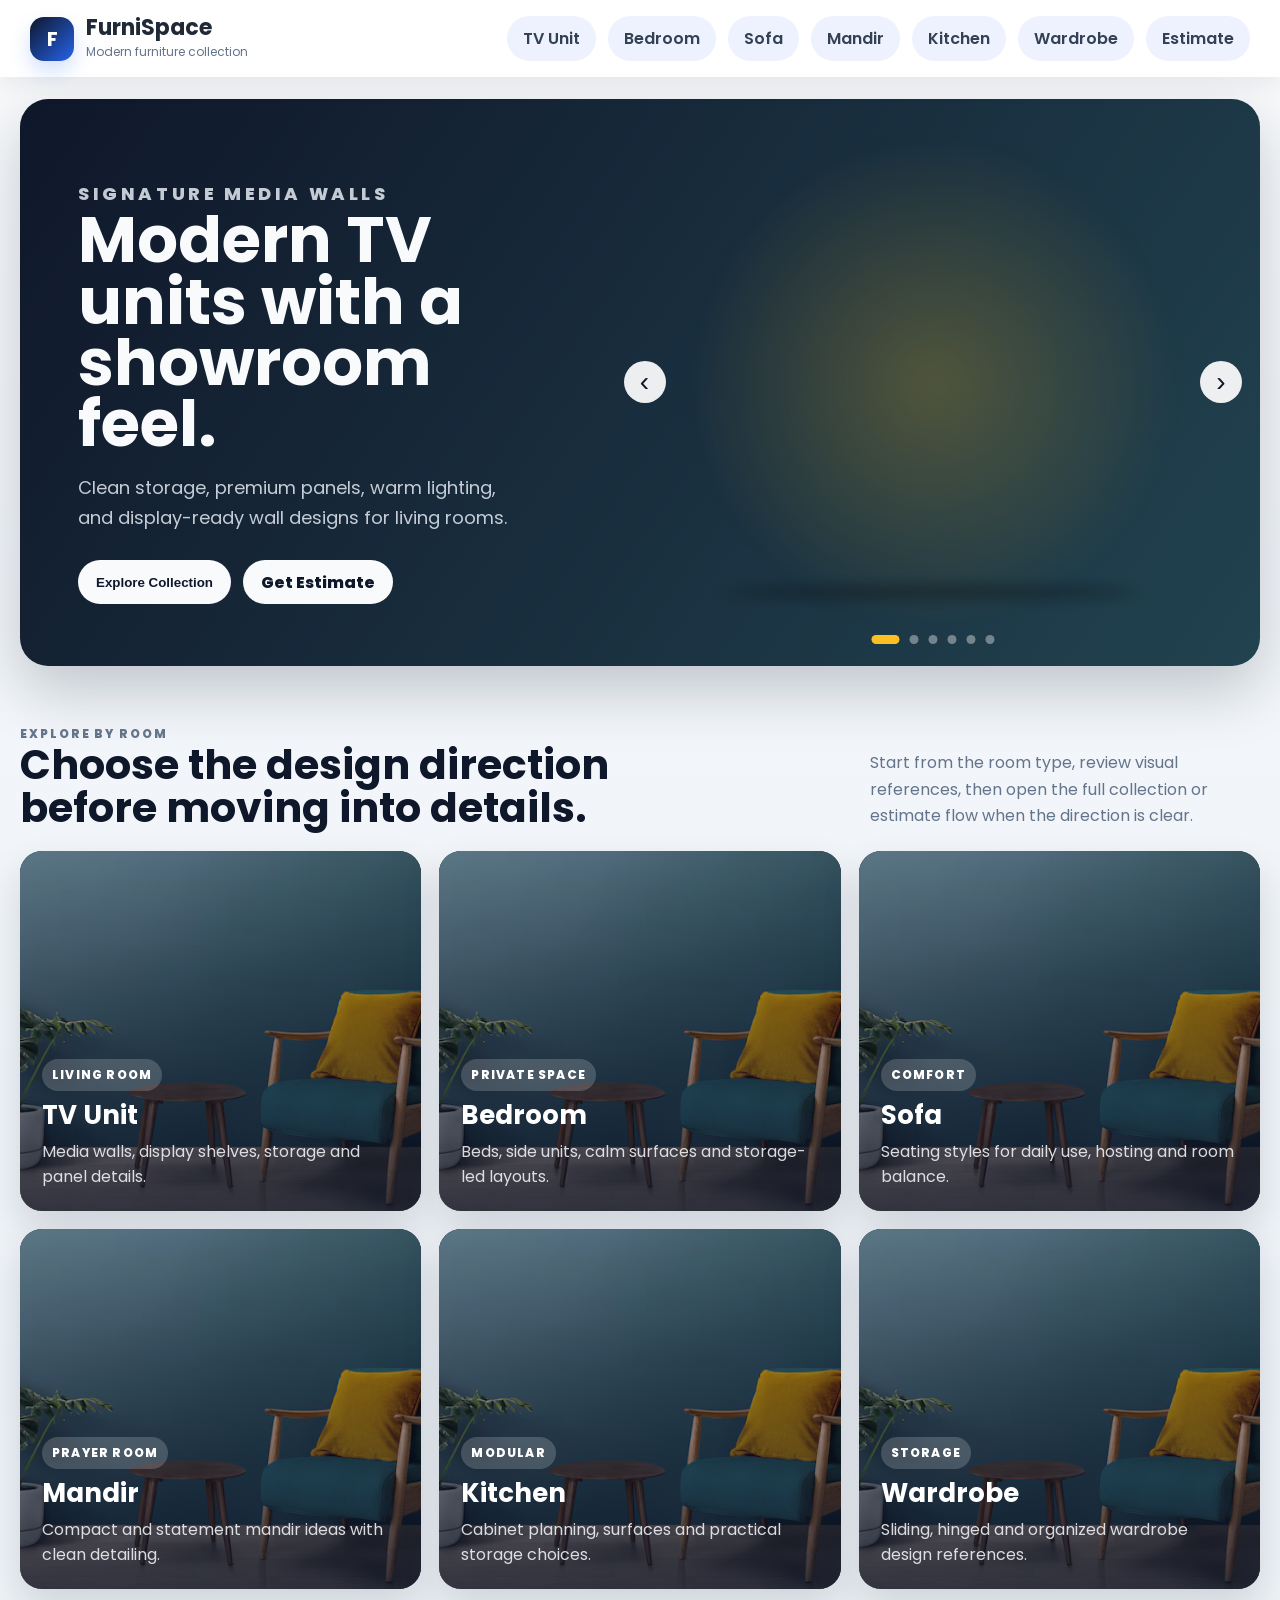
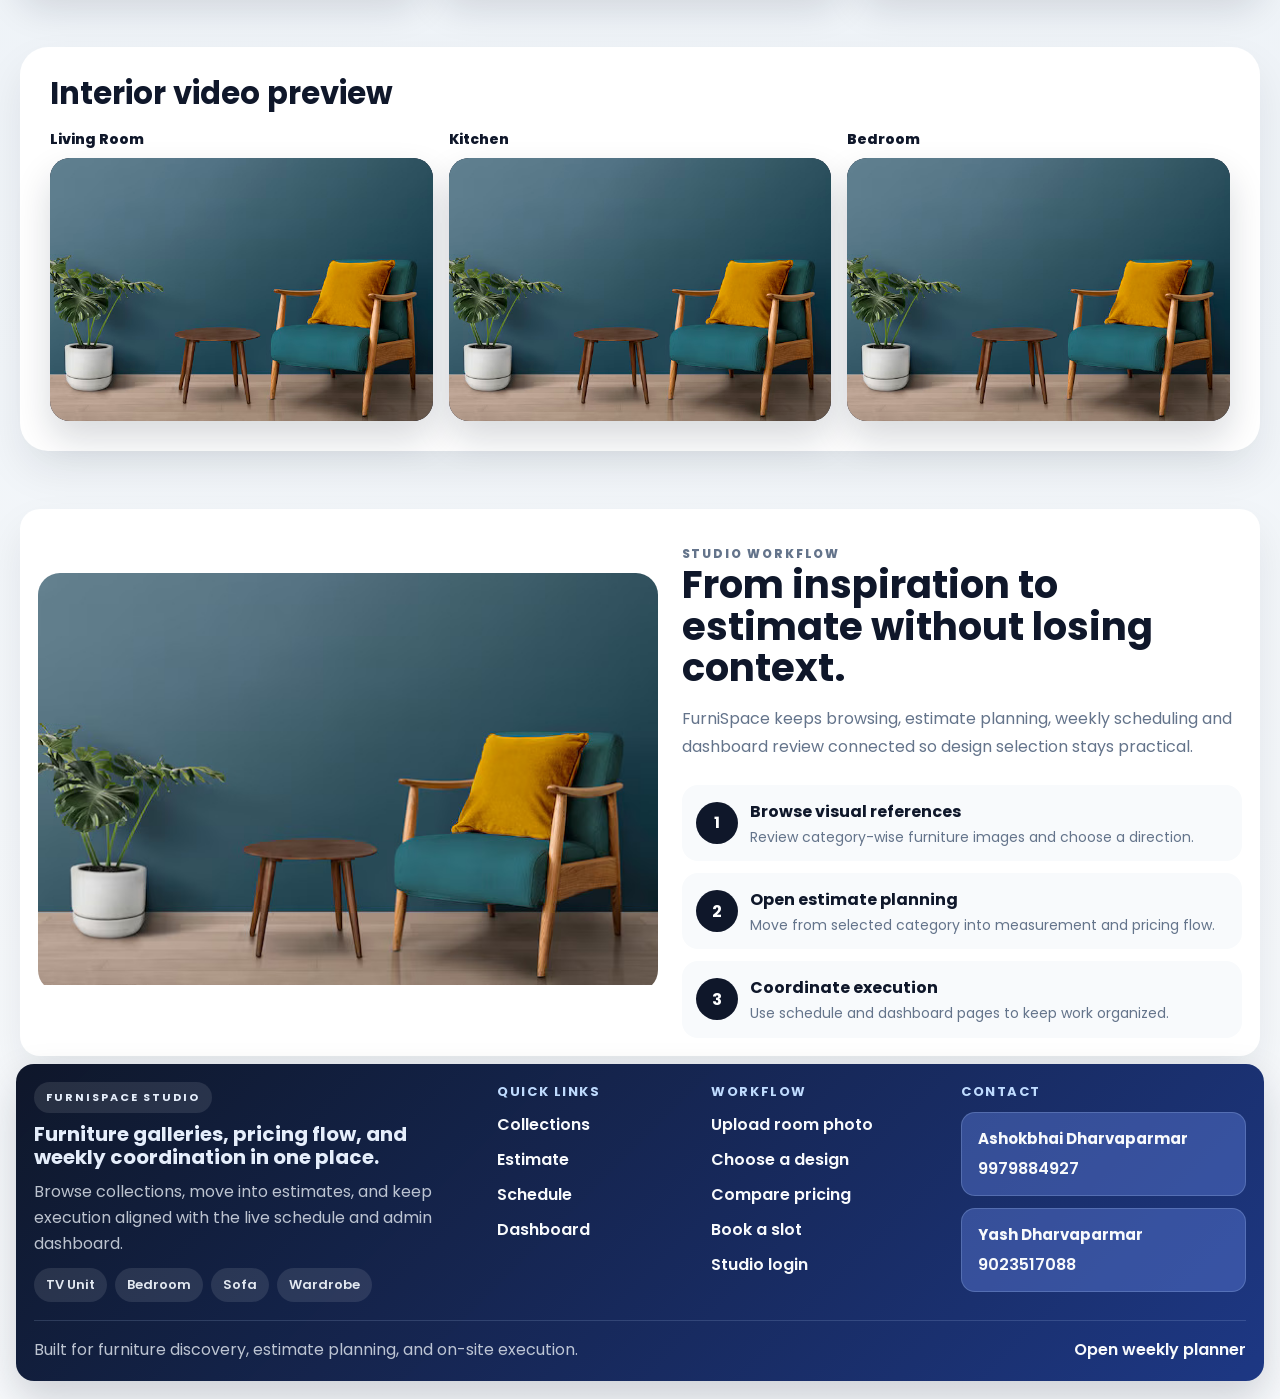
<file: index.html>
<!DOCTYPE html>
<html lang="en">
<head>
<meta charset="UTF-8">
<meta name="viewport" content="width=device-width, initial-scale=1.0">
<title>FurniSpace</title>
<link rel="icon" type="image/svg+xml" href="images/favicon.svg">
<script>
    const entryParams = new URLSearchParams(window.location.search);

    if (entryParams.get("view") !== "collections") {
        window.location.replace("main.html");
    }
</script>

<style>
body {
    font-family: 'Poppins', sans-serif;
    margin: 0;
    background: #f4f6f9;
    color: #1f2937;
}

.header {
    display: flex;
    align-items: center;
    justify-content: space-between;
    gap: 20px;
    padding: 16px 30px;
    background: #ffffff;
    box-shadow: 0 6px 24px rgba(15, 23, 42, 0.08);
    position: sticky;
    top: 0;
    z-index: 100;
}

.brand {
    display: flex;
    align-items: center;
    gap: 12px;
    color: inherit;
    text-decoration: none;
}

.logo-badge {
    width: 44px;
    height: 44px;
    border-radius: 14px;
    background: linear-gradient(135deg, #0f172a, #2563eb);
    color: #fff;
    display: flex;
    align-items: center;
    justify-content: center;
    font-size: 20px;
    font-weight: 700;
    box-shadow: 0 10px 20px rgba(37, 99, 235, 0.2);
}

.logo-badge.has-custom-logo {
    padding: 0;
    overflow: hidden;
    background: #fff;
}

.logo-badge.has-custom-logo img {
    width: 100%;
    height: 100%;
    object-fit: cover;
}

.brand-text h2 {
    margin: 0;
    font-size: 22px;
    line-height: 1.1;
}

.brand-text p {
    margin: 2px 0 0;
    font-size: 12px;
    color: #64748b;
}

.nav-links {
    display: flex;
    align-items: center;
    gap: 12px;
    flex-wrap: wrap;
}

.nav-links a,
.header button {
    margin: 0;
    cursor: pointer;
    text-decoration: none;
    color: #334155;
    font-weight: 600;
    border: 0;
    background: #eef2ff;
    padding: 10px 16px;
    border-radius: 999px;
    transition: 0.2s ease;
}

.nav-links a:hover,
.header button:hover {
    background: #dbeafe;
    color: #0f172a;
}

#title {
    padding: 24px 20px 8px;
    margin: 0;
    font-size: 26px;
}

.container {
    display: grid;
    grid-template-columns: repeat(auto-fill, minmax(220px,1fr));
    gap: 20px;
    padding: 20px;
}

.site-footer {
    margin: 12px 20px 24px;
    padding: 24px;
    border-radius: 24px;
    background:
        linear-gradient(135deg, rgba(15, 23, 42, 0.96), rgba(30, 64, 175, 0.94)),
        #0f172a;
    color: #e5eefb;
    box-shadow: 0 18px 40px rgba(15, 23, 42, 0.18);
}

.footer-grid {
    display: grid;
    grid-template-columns: minmax(0, 1.35fr) repeat(3, minmax(170px, 0.72fr));
    gap: 22px;
}

.footer-brand {
    display: grid;
    gap: 10px;
}

.footer-kicker {
    display: inline-flex;
    width: fit-content;
    padding: 8px 12px;
    border-radius: 999px;
    background: rgba(255, 255, 255, 0.1);
    font-size: 11px;
    font-weight: 700;
    letter-spacing: 0.18em;
    text-transform: uppercase;
}

.footer-brand h3,
.footer-links h4 {
    margin: 0;
}

.footer-brand h3 {
    font-size: 24px;
    line-height: 1.15;
}

.footer-brand p,
.footer-bottom p {
    margin: 0;
    color: rgba(226, 232, 240, 0.82);
    line-height: 1.7;
}

.footer-links {
    display: grid;
    align-content: start;
    gap: 10px;
}

.footer-contact-list {
    display: grid;
    gap: 12px;
}

.footer-contact-card {
    display: grid;
    gap: 6px;
    padding: 14px 16px;
    border-radius: 18px;
    background: rgba(255, 255, 255, 0.1);
    border: 1px solid rgba(191, 219, 254, 0.16);
}

.footer-contact-card strong {
    font-size: 15px;
    color: #f8fafc;
}

.footer-contact-card a {
    color: #bfdbfe;
    text-decoration: none;
    font-weight: 700;
}

.footer-contact-card a:hover {
    color: #ffffff;
}

.footer-links h4 {
    font-size: 13px;
    text-transform: uppercase;
    letter-spacing: 0.12em;
    color: #bfdbfe;
}

.footer-links a,
.footer-bottom a {
    color: #f8fafc;
    text-decoration: none;
    font-weight: 600;
}

.footer-links a:hover,
.footer-bottom a:hover {
    color: #bfdbfe;
}

.footer-badges {
    display: flex;
    gap: 8px;
    flex-wrap: wrap;
}

.footer-badge {
    display: inline-flex;
    align-items: center;
    min-height: 34px;
    padding: 0 12px;
    border-radius: 999px;
    background: rgba(255, 255, 255, 0.1);
    color: #e2e8f0;
    font-size: 13px;
    font-weight: 600;
}

.footer-bottom {
    margin-top: 18px;
    padding-top: 16px;
    border-top: 1px solid rgba(191, 219, 254, 0.16);
    display: flex;
    align-items: center;
    justify-content: space-between;
    gap: 12px;
    flex-wrap: wrap;
}

.card {
    background: #fff;
    border-radius: 16px;
    overflow: hidden;
    cursor: pointer;
    transition: 0.3s;
    box-shadow: 0 6px 20px rgba(0,0,0,0.08);
}

.card:hover {
    transform: translateY(-8px);
    box-shadow: 0 12px 30px rgba(0,0,0,0.15);
}

.card img {
    width: 100%;
    height: 200px;
    object-fit: cover;
}

.card-info {
    padding: 12px;
    text-align: center;
}

.title {
    font-size: 14px;
    font-weight: 600;
    color: #333;
    letter-spacing: 1px;
}

.modal {
    display: none;
    position: fixed;
    background: rgba(0,0,0,0.9);
    width: 100%;
    height: 100%;
    top: 0;
    left: 0;
    z-index: 9999;
}

.modal-content {
    width: min(92%, 980px);
    margin: 70px auto 20px;
    display: flex;
    flex-direction: column;
    align-items: center;
}

.modal img {
    display: block;
    width: 100%;
    max-height: 72vh;
    object-fit: contain;
    border-radius: 12px;
    background: #e5e7eb;
}

.modal-download {
    position: absolute;
    top: 16px;
    left: 16px;
    border: 0;
    cursor: pointer;
    padding: 10px 16px;
    border-radius: 999px;
    font-weight: 600;
    font-size: 14px;
    transition: 0.2s ease;
    color: #fff;
    background: #2563eb;
    z-index: 10000;
}

.modal-download:hover {
    background: #1d4ed8;
}

.close {
    position: absolute;
    top: 16px;
    right: 16px;
    color: #fff;
    font-size: 28px;
    cursor: pointer;
    width: 36px;
    height: 36px;
    display: flex;
    align-items: center;
    justify-content: center;
    background: rgba(15, 23, 42, 0.8);
    border-radius: 50%;
    z-index: 10000;
    line-height: 1;
}

.menu-toggle {
    display: none;
}

@media (max-width: 768px) {
    .header {
        margin: 0;
        padding: 14px;
        align-items: center;
        flex-wrap: wrap;
        position: relative;
        column-gap: 18px;
        row-gap: 12px;
        border-bottom: 1px solid #e2e8f0;
        box-shadow: 0 10px 28px rgba(15, 23, 42, 0.08);
    }

    .brand {
        flex: 1 1 auto;
        width: auto;
        min-width: 0;
        padding-right: 52px;
    }

    .logo-badge {
        width: 42px;
        height: 42px;
        border-radius: 13px;
    }

    .brand-text h2 {
        font-size: 18px;
    }

    .brand-text p {
        font-size: 11px;
    }

    .menu-toggle {
        display: inline-flex;
        align-items: center;
        justify-content: center;
        width: 40px;
        height: 40px;
        position: absolute;
        top: 17px;
        right: 14px;
        border-radius: 50%;
        background: transparent;
        color: #0f172a;
        font-size: 18px;
        padding: 0;
        box-shadow: none;
    }

    .header .menu-toggle,
    .header .menu-toggle:hover,
    .header .menu-toggle:focus,
    .header .menu-toggle:active {
        background: transparent;
        color: #0f172a;
    }

    .nav-links {
        display: none;
        width: 100%;
        grid-template-columns: repeat(2, minmax(0, 1fr));
        gap: 12px;
        margin-top: 10px;
        padding: 12px;
        border-radius: 20px;
        background:
            linear-gradient(180deg, rgba(248, 250, 252, 0.96), rgba(241, 245, 249, 0.96));
        border: 1px solid #e2e8f0;
        box-shadow: inset 0 1px 0 rgba(255, 255, 255, 0.86), 0 14px 28px rgba(15, 23, 42, 0.08);
    }

    .nav-links.active {
        display: grid;
    }

    .nav-links a {
        width: 100%;
        min-height: 40px;
        display: inline-flex;
        align-items: center;
        justify-content: flex-start;
        gap: 8px;
        padding: 0 12px;
        border-radius: 14px;
        background: rgba(226, 232, 240, 0.74);
        color: #334155;
        font-size: 13px;
        line-height: 1.15;
        text-align: left;
    }

    .nav-links a::before {
        content: "";
        width: 18px;
        height: 18px;
        flex: 0 0 18px;
        border-radius: 4px;
        background-color: transparent;
        box-shadow: none;
        background-repeat: no-repeat;
        background-position: center;
        background-size: 14px 14px;
    }

    .nav-links a:nth-child(1)::before,
    .nav-links a:nth-child(5)::before {
        background-image: url("data:image/svg+xml,%3Csvg xmlns='http://www.w3.org/2000/svg' width='18' height='18' viewBox='0 0 24 24' fill='none' stroke='%230f172a' stroke-width='2.4' stroke-linecap='round' stroke-linejoin='round'%3E%3Crect x='3' y='5' width='18' height='14' rx='2'/%3E%3Cpath d='M7 15h10M8 9h8'/%3E%3C/svg%3E");
    }

    .nav-links a:nth-child(2)::before {
        background-image: url("data:image/svg+xml,%3Csvg xmlns='http://www.w3.org/2000/svg' width='18' height='18' viewBox='0 0 24 24' fill='none' stroke='%230f172a' stroke-width='2.4' stroke-linecap='round' stroke-linejoin='round'%3E%3Cpath d='M4 10V7a2 2 0 0 1 2-2h12a2 2 0 0 1 2 2v3'/%3E%3Cpath d='M5 19v-5h14v5'/%3E%3Cpath d='M3 14h18'/%3E%3C/svg%3E");
    }

    .nav-links a:nth-child(3)::before {
        background-image: url("data:image/svg+xml,%3Csvg xmlns='http://www.w3.org/2000/svg' width='18' height='18' viewBox='0 0 24 24' fill='none' stroke='%230f172a' stroke-width='2.4' stroke-linecap='round' stroke-linejoin='round'%3E%3Cpath d='M4 12h16'/%3E%3Cpath d='M6 12v5h12v-5'/%3E%3Cpath d='M7 9c0-2 2-3 5-3s5 1 5 3'/%3E%3C/svg%3E");
    }

    .nav-links a:nth-child(4)::before {
        background-image: url("data:image/svg+xml,%3Csvg xmlns='http://www.w3.org/2000/svg' width='18' height='18' viewBox='0 0 24 24' fill='none' stroke='%230f172a' stroke-width='2.4' stroke-linecap='round' stroke-linejoin='round'%3E%3Cpath d='M6 4h12v16H6z'/%3E%3Cpath d='M9 8h6M9 12h6M9 16h6'/%3E%3C/svg%3E");
    }

    .nav-links a:nth-child(6)::before {
        background-image: url("data:image/svg+xml,%3Csvg xmlns='http://www.w3.org/2000/svg' width='18' height='18' viewBox='0 0 24 24' fill='none' stroke='%230f172a' stroke-width='2.4' stroke-linecap='round' stroke-linejoin='round'%3E%3Cpath d='M5 4h14v16H5z'/%3E%3Cpath d='M9 4v16M15 4v16'/%3E%3C/svg%3E");
    }

    .nav-links a:last-child {
        grid-column: 1 / -1;
        justify-content: center;
        background: #0f172a;
        color: #f8fafc;
    }

    .nav-links a:last-child::before {
        background-color: transparent;
        background-image: url("data:image/svg+xml,%3Csvg xmlns='http://www.w3.org/2000/svg' width='18' height='18' viewBox='0 0 24 24' fill='none' stroke='%23f8fafc' stroke-width='2.4' stroke-linecap='round' stroke-linejoin='round'%3E%3Cpath d='M4 7h16M7 11h10M8 17h8'/%3E%3Cpath d='M6 3h12v18H6z'/%3E%3C/svg%3E");
    }

    #title {
        padding: 20px 16px 4px;
        font-size: 22px;
    }

    .container {
        grid-template-columns: repeat(2, minmax(0, 1fr));
        gap: 12px;
        padding: 16px;
    }

    .nav-links {
        grid-template-columns: repeat(2, minmax(0, 1fr));
        row-gap: 10px;
        column-gap: 10px;
        padding: 12px;
        overflow: hidden;
    }

    .nav-links a,
    .nav-links a:last-child {
        grid-column: auto;
        min-height: 40px;
        justify-content: flex-start;
        padding: 0 10px;
        font-size: 12px;
        min-width: 0;
        box-sizing: border-box;
    }

    .nav-links a:last-child {
        grid-column: 1 / -1;
        justify-content: center;
    }

    .site-footer {
        margin: 8px 16px 18px;
        padding: 18px;
    }

    .footer-grid {
        grid-template-columns: 1fr;
        gap: 18px;
    }

    .footer-brand h3 {
        font-size: 20px;
    }

    .card img {
        height: 150px;
    }

    .modal img {
        max-height: 66vh;
    }

    .close {
        top: 14px;
        right: 14px;
    }

    .modal-download {
        top: 14px;
        left: 14px;
        padding: 10px 14px;
        font-size: 13px;
    }

    .modal-content {
        width: calc(100% - 24px);
        margin: 76px auto 16px;
    }
}
</style>
<link href="https://fonts.googleapis.com/css2?family=Poppins:wght@300;400;500;600&display=swap" rel="stylesheet">
<script src="logo-settings.js" defer></script>
</head>
<body>

<header class="header">
    <a class="brand" href="main.html" aria-label="Open FurniSpace main page">
        <div class="logo-badge" data-site-logo>F</div>
        <div class="brand-text">
            <h2>FurniSpace</h2>
            <p>Modern furniture collection</p>
        </div>
    </a>

    <button class="menu-toggle" id="menuToggle" type="button">&#9776;</button>

    <nav class="nav-links" id="navLinks">
        <a onclick="loadTV()">TV Unit</a>
        <a onclick="loadBedroom()">Bedroom</a>
        <a onclick="loadSofa()">Sofa</a>
        <a onclick="loadMandir()">Mandir</a>
        <a onclick="loadKitchen()">Kitchen</a>
        <a onclick="loadWardrobe()">Wardrobe</a>
        <!-- <a href="schedule.html">Schedule</a> -->
        <a id="estimateLink" href="estimate.html?category=TV%20Unit">Estimate</a>
    </nav>
</header>

<h3 id="title">TV Unit Collection</h3>

<div id="products" class="container"></div>

<footer class="site-footer">
    <div class="footer-grid">
        <div class="footer-brand">
            <span class="footer-kicker">FurniSpace Studio</span>
            <h3>Furniture galleries, pricing flow, and weekly coordination in one place.</h3>
            <p>Browse collections, move into estimates, and keep execution aligned with the live schedule and admin dashboard.</p>
            <div class="footer-badges">
                <span class="footer-badge">TV Unit</span>
                <span class="footer-badge">Bedroom</span>
                <span class="footer-badge">Sofa</span>
                <span class="footer-badge">Wardrobe</span>
            </div>
        </div>

        <div class="footer-links">
            <h4>Quick Links</h4>
            <a href="index.html?view=collections">Collections</a>
            <a href="estimate.html?category=TV%20Unit">Estimate</a>
            <a href="schedule.html">Schedule</a>
            <a href="dashboard.html">Dashboard</a>
        </div>

        <div class="footer-links">
            <h4>Workflow</h4>
            <a href="ai-room.html">Upload room photo</a>
            <a href="index.html?view=collections">Choose a design</a>
            <a href="estimate.html?category=Bedroom">Compare pricing</a>
            <a href="schedule.html">Book a slot</a>
            <a href="login.html">Studio login</a>
        </div>

        <div class="footer-links">
            <h4>Contact</h4>
                <div class="footer-contact-list">
                    <div class="footer-contact-card">
                        <strong>Ashokbhai Dharvaparmar</strong>
                        <a href="tel:9979884927">9979884927</a>
                    </div>
                    <div class="footer-contact-card">
                        <strong>Yash Dharvaparmar</strong>
                        <a href="tel:9023517088">9023517088</a>
                    </div>
                </div>
        </div>
    </div>

    <div class="footer-bottom">
        <p>Built for furniture discovery, estimate planning, and on-site execution.</p>
        <a href="schedule.html">Open weekly planner</a>
    </div>
</footer>

<div id="imageModal" class="modal">
    <button id="downloadBtn" class="modal-download" type="button">Download</button>
    <span class="close" id="closeModal">&times;</span>
    <div class="modal-content">
        <img id="modalImg" alt="Furniture preview">
    </div>
</div>

<script>
const API = {
    tv: "https://69df1758d6de26e119288636.mockapi.io/tv_unit",
    bedroom: "https://69df1758d6de26e119288636.mockapi.io/bedroom",
    sofa: "https://69de37f1410caa3d47bacf18.mockapi.io/sofa",
    mandir: "https://69de3161410caa3d47babfdb.mockapi.io/mandir",
    kitchen: "https://69de3161410caa3d47babfdb.mockapi.io/kitchen",
    wardrobe: "https://69de37f1410caa3d47bacf18.mockapi.io/wardrobe"
};

const DEFAULT_IMG = "https://via.placeholder.com/300x200?text=No+Image";

const container = document.getElementById("products");
const modal = document.getElementById("imageModal");
const modalImg = document.getElementById("modalImg");
const closeModal = document.getElementById("closeModal");
const downloadBtn = document.getElementById("downloadBtn");
const title = document.getElementById("title");
const menuToggle = document.getElementById("menuToggle");
const navLinks = document.getElementById("navLinks");
const estimateLink = document.getElementById("estimateLink");

let selectedEstimateCategory = "TV Unit";

function getPlaceholderUrl(mode = "card") {
    return mode === "modal"
        ? "https://via.placeholder.com/1200x800?text=No+Image"
        : DEFAULT_IMG;
}

function optimizeImageUrl(url, mode = "card") {
    if (!url || typeof url !== "string") return DEFAULT_IMG;

    if (url.includes("images.livspace-cdn.com")) {
        const width = mode === "modal" ? 1280 : 640;
        return url.replace(/\/w:\d+\//, `/w:${width}/`);
    }

    if (url.includes("i.pinimg.com")) {
        if (url.includes("/originals/")) {
            return url.replace("/originals/", mode === "modal" ? "/736x/" : "/564x/");
        }

        if (/\/\d+x\//.test(url)) {
            return url.replace(/\/\d+x\//, mode === "modal" ? "/736x/" : "/564x/");
        }

        if (/\/\d+x\d+_RS\//.test(url)) {
            return url.replace(/\/\d+x\d+_RS\//, mode === "modal" ? "/736x/" : "/564x/");
        }
    }

    return url;
}

function getItemImage(item, type) {
    if (type === "tv") return item.tv_img;
    if (type === "bedroom") return item.bad_img;
    if (type === "sofa") return item.sofa_img;
    if (type === "mandir") return item.mandir_img;
    if (type === "kitchen") return item.kitchen_img;
    if (type === "wardrobe") return item.wardrobe_img;
    return item.image || item.img || item.photo || DEFAULT_IMG;
}

function setEstimateLinkCategory(category) {
    selectedEstimateCategory = category;
    estimateLink.href = `estimate.html?category=${encodeURIComponent(category)}`;
}

function sortDataDescending(data) {
    return [...data].sort((a, b) => {
        const aId = Number(a.id);
        const bId = Number(b.id);

        if (!Number.isNaN(aId) && !Number.isNaN(bId)) {
            return bId - aId;
        }

        return String(b.id || "").localeCompare(String(a.id || ""));
    });
}

function closeImageModal() {
    modal.style.display = "none";
}

function setImageFallback(imageElement, fallbackSrc) {
    imageElement.onerror = () => {
        if (imageElement.src === fallbackSrc) {
            imageElement.onerror = null;
            return;
        }

        imageElement.src = fallbackSrc;
        if (imageElement.dataset) {
            imageElement.dataset.download = fallbackSrc;
        }
        imageElement.onerror = null;
    };
}

function getDownloadFileName() {
    const imageUrl = modalImg.dataset.download || modalImg.currentSrc || modalImg.src || "";

    try {
        const parsedUrl = new URL(imageUrl, window.location.href);
        const rawName = parsedUrl.pathname.split("/").pop();

        if (rawName) {
            return decodeURIComponent(rawName.split("?")[0]);
        }
    } catch (error) {
        // Fall back to generated filename below.
    }

    const collectionName = title.innerText.replace(/\s+/g, "_").toLowerCase();
    const imageId = modalImg.dataset.id || "image";
    return `${collectionName}_${imageId}.jpg`;
}

function triggerBrowserDownload(sourceUrl, fileName) {
    const link = document.createElement("a");
    link.href = sourceUrl;
    link.download = fileName;
    document.body.appendChild(link);
    link.click();
    link.remove();
}

function blobToObjectUrl(blob) {
    return URL.createObjectURL(blob);
}

async function fetchImageBlob(imageUrl) {
    const response = await fetch(imageUrl, {
        mode: "cors",
        credentials: "omit",
        cache: "no-store"
    });

    if (!response.ok) {
        throw new Error("Download failed");
    }

    return response.blob();
}

function canvasBlobFromUrl(imageUrl, fileName) {
    return new Promise((resolve, reject) => {
        const tempImage = new Image();
        tempImage.crossOrigin = "anonymous";

        tempImage.onload = () => {
            const canvas = document.createElement("canvas");
            canvas.width = tempImage.naturalWidth;
            canvas.height = tempImage.naturalHeight;

            const context = canvas.getContext("2d");

            if (!context) {
                reject(new Error("Canvas unavailable"));
                return;
            }

            try {
                context.drawImage(tempImage, 0, 0);
            } catch (error) {
                reject(error);
                return;
            }

            const lowerName = fileName.toLowerCase();
            const mimeType = lowerName.endsWith(".png") ? "image/png" : "image/jpeg";

            canvas.toBlob((blob) => {
                if (!blob) {
                    reject(new Error("Canvas export failed"));
                    return;
                }

                resolve(blob);
            }, mimeType, 0.95);
        };

        tempImage.onerror = () => {
            reject(new Error("Canvas image load failed"));
        };

        tempImage.src = imageUrl;
    });
}

async function downloadCurrentImage() {
    const imageUrl = modalImg.dataset.download || modalImg.currentSrc || modalImg.src;

    if (!imageUrl) {
        return;
    }

    const fileName = getDownloadFileName();
    downloadBtn.disabled = true;
    downloadBtn.textContent = "Downloading...";

    try {
        let blob;

        try {
            blob = await fetchImageBlob(imageUrl);
        } catch (fetchError) {
            blob = await canvasBlobFromUrl(imageUrl, fileName);
        }

        const objectUrl = blobToObjectUrl(blob);
        triggerBrowserDownload(objectUrl, fileName);
        window.setTimeout(() => URL.revokeObjectURL(objectUrl), 1000);
    } catch (error) {
        window.alert("Download blocked by the image source. This image server does not allow direct browser download.");
    } finally {
        downloadBtn.disabled = false;
        downloadBtn.textContent = "Download";
    }
}

function loadData(type) {
    container.innerHTML = "Loading...";

    fetch(API[type])
    .then((res) => res.json())
    .then((data) => {
        const sortedData = sortDataDescending(Array.isArray(data) ? data : []);
        let html = "";

        sortedData.forEach((item) => {
            let img = getItemImage(item, type);
            img = img || item.image || item.img || item.photo || DEFAULT_IMG;

            const cardImg = optimizeImageUrl(img, "card");
            const modalImage = optimizeImageUrl(img, "modal");

            html += `
                <div class="card">
                    <img src="${cardImg}" data-id="${item.id}" data-img="${modalImage}" loading="lazy" decoding="async" alt="Furniture image ${item.id}">
                    <div class="card-info">
                        <p class="title">IMAGE_${item.id}</p>
                    </div>
                </div>
            `;
        });

        container.innerHTML = html;

        document.querySelectorAll(".card img").forEach((img) => {
            setImageFallback(img, getPlaceholderUrl("card"));
            img.onclick = () => {
                modal.style.display = "block";
                modalImg.dataset.id = img.dataset.id;
                modalImg.dataset.download = img.dataset.img;
                setImageFallback(modalImg, getPlaceholderUrl("modal"));
                modalImg.src = img.dataset.img;
            };
        });
    })
    .catch(() => {
        container.innerHTML = "Failed to load data";
    });
}

function loadTV() {
    title.innerText = "TV Unit Collection";
    setEstimateLinkCategory("TV Unit");
    loadData("tv");
}

function loadBedroom() {
    title.innerText = "Bedroom Collection";
    setEstimateLinkCategory("Bedroom");
    loadData("bedroom");
}

function loadSofa() {
    title.innerText = "Sofa Collection";
    setEstimateLinkCategory("Sofa");
    loadData("sofa");
}

function loadMandir() {
    title.innerText = "Mandir Collection";
    setEstimateLinkCategory("Mandir");
    loadData("mandir");
}

function loadKitchen() {
    title.innerText = "Kitchen Collection";
    setEstimateLinkCategory("Kitchen");
    loadData("kitchen");
}

function loadWardrobe() {
    title.innerText = "Wardrobe Collection";
    setEstimateLinkCategory("Wardrobe");
    loadData("wardrobe");
}

function loadInitialCollection() {
    const categoryLoaders = {
        tv: loadTV,
        "tv unit": loadTV,
        bedroom: loadBedroom,
        sofa: loadSofa,
        mandir: loadMandir,
        kitchen: loadKitchen,
        wardrobe: loadWardrobe
    };
    const params = new URLSearchParams(window.location.search);
    const category = (params.get("category") || "tv").trim().toLowerCase();
    const loader = categoryLoaders[category] || loadTV;

    loader();
}

setImageFallback(modalImg, getPlaceholderUrl("modal"));

closeModal.onclick = closeImageModal;
downloadBtn.onclick = downloadCurrentImage;

window.onclick = (e) => {
    if (e.target === modal) closeImageModal();
};

menuToggle.onclick = () => {
    navLinks.classList.toggle("active");
};
loadInitialCollection();
</script>

</body>
</html>
</file>
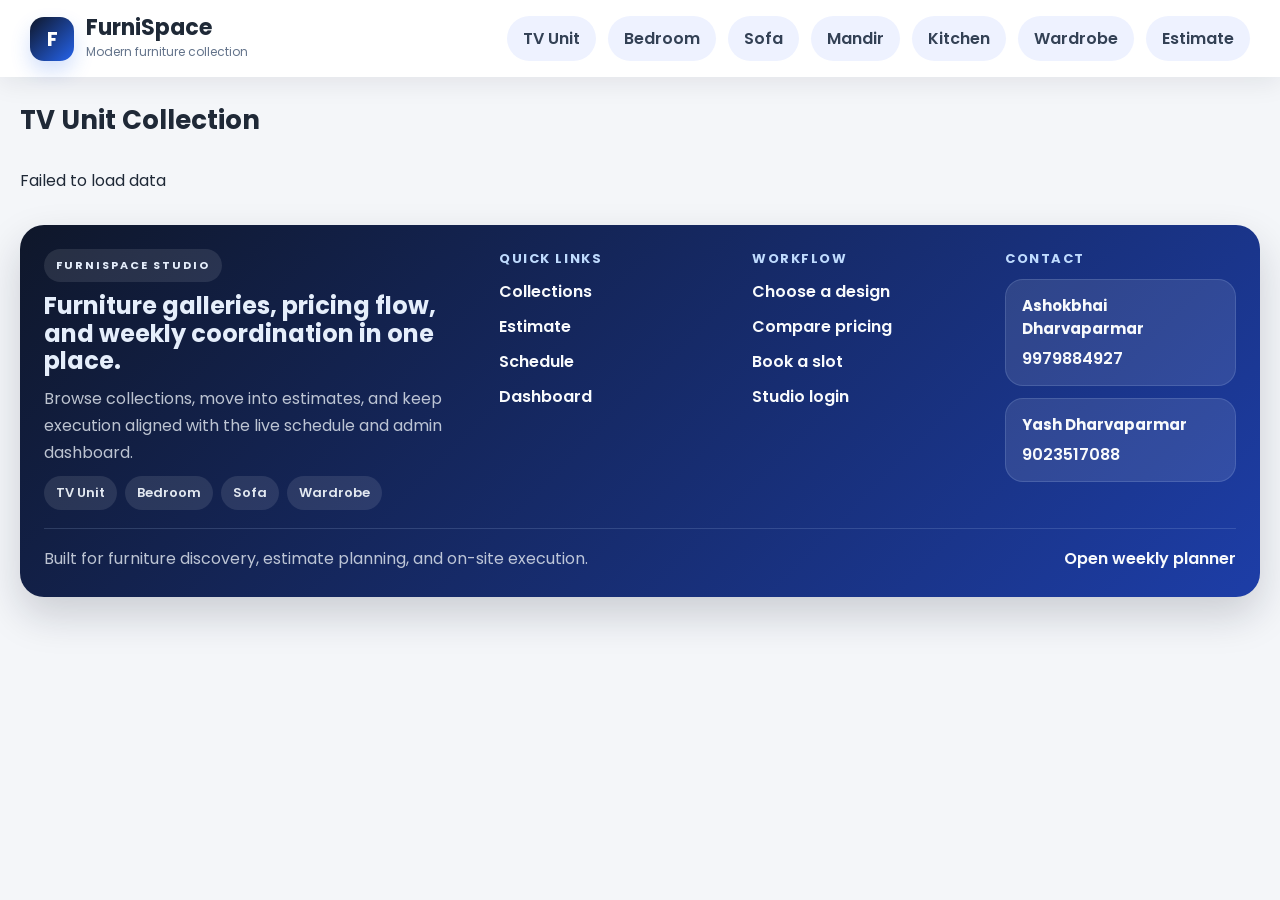
<file: collections.html>
<!DOCTYPE html>
<html lang="en">
<head>
<meta charset="UTF-8">
<meta name="viewport" content="width=device-width, initial-scale=1.0">
<title>FurniSpace</title>
<link rel="icon" type="image/svg+xml" href="images/favicon.svg">

<style>
body {
    font-family: 'Poppins', sans-serif;
    margin: 0;
    background: #f4f6f9;
    color: #1f2937;
}

.header {
    display: flex;
    align-items: center;
    justify-content: space-between;
    gap: 20px;
    padding: 16px 30px;
    background: #ffffff;
    box-shadow: 0 6px 24px rgba(15, 23, 42, 0.08);
    position: sticky;
    top: 0;
    z-index: 100;
}

.brand {
    display: flex;
    align-items: center;
    gap: 12px;
    color: inherit;
    text-decoration: none;
}

.logo-badge {
    width: 44px;
    height: 44px;
    border-radius: 14px;
    background: linear-gradient(135deg, #0f172a, #2563eb);
    color: #fff;
    display: flex;
    align-items: center;
    justify-content: center;
    font-size: 20px;
    font-weight: 700;
    box-shadow: 0 10px 20px rgba(37, 99, 235, 0.2);
}

.logo-badge.has-custom-logo {
    padding: 0;
    overflow: hidden;
    background: #fff;
}

.logo-badge.has-custom-logo img {
    width: 100%;
    height: 100%;
    object-fit: cover;
}

.brand-text h2 {
    margin: 0;
    font-size: 22px;
    line-height: 1.1;
}

.brand-text p {
    margin: 2px 0 0;
    font-size: 12px;
    color: #64748b;
}

.nav-links {
    display: flex;
    align-items: center;
    gap: 12px;
    flex-wrap: wrap;
}

.nav-links a,
.header button {
    margin: 0;
    cursor: pointer;
    text-decoration: none;
    color: #334155;
    font-weight: 600;
    border: 0;
    background: #eef2ff;
    padding: 10px 16px;
    border-radius: 999px;
    transition: 0.2s ease;
}

.nav-links a:hover,
.header button:hover {
    background: #dbeafe;
    color: #0f172a;
}

#title {
    padding: 24px 20px 8px;
    margin: 0;
    font-size: 26px;
}

.container {
    display: grid;
    grid-template-columns: repeat(auto-fill, minmax(220px,1fr));
    gap: 20px;
    padding: 20px;
}

.site-footer {
    margin: 12px 20px 24px;
    padding: 24px;
    border-radius: 24px;
    background:
        linear-gradient(135deg, rgba(15, 23, 42, 0.96), rgba(30, 64, 175, 0.94)),
        #0f172a;
    color: #e5eefb;
    box-shadow: 0 18px 40px rgba(15, 23, 42, 0.18);
}

.footer-grid {
    display: grid;
    grid-template-columns: minmax(0, 1.35fr) repeat(3, minmax(170px, 0.72fr));
    gap: 22px;
}

.footer-brand {
    display: grid;
    gap: 10px;
}

.footer-kicker {
    display: inline-flex;
    width: fit-content;
    padding: 8px 12px;
    border-radius: 999px;
    background: rgba(255, 255, 255, 0.1);
    font-size: 11px;
    font-weight: 700;
    letter-spacing: 0.18em;
    text-transform: uppercase;
}

.footer-brand h3,
.footer-links h4 {
    margin: 0;
}

.footer-brand h3 {
    font-size: 24px;
    line-height: 1.15;
}

.footer-brand p,
.footer-bottom p {
    margin: 0;
    color: rgba(226, 232, 240, 0.82);
    line-height: 1.7;
}

.footer-links {
    display: grid;
    align-content: start;
    gap: 10px;
}

.footer-contact-list {
    display: grid;
    gap: 12px;
}

.footer-contact-card {
    display: grid;
    gap: 6px;
    padding: 14px 16px;
    border-radius: 18px;
    background: rgba(255, 255, 255, 0.1);
    border: 1px solid rgba(191, 219, 254, 0.16);
}

.footer-contact-card strong {
    font-size: 15px;
    color: #f8fafc;
}

.footer-contact-card a {
    color: #bfdbfe;
    text-decoration: none;
    font-weight: 700;
}

.footer-contact-card a:hover {
    color: #ffffff;
}

.footer-links h4 {
    font-size: 13px;
    text-transform: uppercase;
    letter-spacing: 0.12em;
    color: #bfdbfe;
}

.footer-links a,
.footer-bottom a {
    color: #f8fafc;
    text-decoration: none;
    font-weight: 600;
}

.footer-links a:hover,
.footer-bottom a:hover {
    color: #bfdbfe;
}

.footer-badges {
    display: flex;
    gap: 8px;
    flex-wrap: wrap;
}

.footer-badge {
    display: inline-flex;
    align-items: center;
    min-height: 34px;
    padding: 0 12px;
    border-radius: 999px;
    background: rgba(255, 255, 255, 0.1);
    color: #e2e8f0;
    font-size: 13px;
    font-weight: 600;
}

.footer-bottom {
    margin-top: 18px;
    padding-top: 16px;
    border-top: 1px solid rgba(191, 219, 254, 0.16);
    display: flex;
    align-items: center;
    justify-content: space-between;
    gap: 12px;
    flex-wrap: wrap;
}

.card {
    background: #fff;
    border-radius: 16px;
    overflow: hidden;
    cursor: pointer;
    transition: 0.3s;
    box-shadow: 0 6px 20px rgba(0,0,0,0.08);
}

.card:hover {
    transform: translateY(-8px);
    box-shadow: 0 12px 30px rgba(0,0,0,0.15);
}

.card img {
    width: 100%;
    height: 200px;
    object-fit: cover;
}

.card-info {
    padding: 12px;
    text-align: center;
}

.title {
    font-size: 14px;
    font-weight: 600;
    color: #333;
    letter-spacing: 1px;
}

.modal {
    display: none;
    position: fixed;
    background: rgba(0,0,0,0.9);
    width: 100%;
    height: 100%;
    top: 0;
    left: 0;
    z-index: 9999;
}

.modal-content {
    width: min(92%, 980px);
    margin: 70px auto 20px;
    display: flex;
    flex-direction: column;
    align-items: center;
}

.modal img {
    display: block;
    width: 100%;
    max-height: 72vh;
    object-fit: contain;
    border-radius: 12px;
    background: #e5e7eb;
}

.modal-download {
    position: absolute;
    top: 16px;
    left: 16px;
    border: 0;
    cursor: pointer;
    padding: 10px 16px;
    border-radius: 999px;
    font-weight: 600;
    font-size: 14px;
    transition: 0.2s ease;
    color: #fff;
    background: #2563eb;
    z-index: 10000;
}

.modal-download:hover {
    background: #1d4ed8;
}

.close {
    position: absolute;
    top: 16px;
    right: 16px;
    color: #fff;
    font-size: 28px;
    cursor: pointer;
    width: 36px;
    height: 36px;
    display: flex;
    align-items: center;
    justify-content: center;
    background: rgba(15, 23, 42, 0.8);
    border-radius: 50%;
    z-index: 10000;
    line-height: 1;
}

.menu-toggle {
    display: none;
}

@media (max-width: 768px) {
    .header {
        margin: 0;
        padding: 14px;
        align-items: center;
        flex-wrap: wrap;
        position: relative;
        column-gap: 18px;
        row-gap: 12px;
        border-bottom: 1px solid #e2e8f0;
        box-shadow: 0 10px 28px rgba(15, 23, 42, 0.08);
    }

    .brand {
        flex: 1 1 auto;
        width: auto;
        min-width: 0;
        padding-right: 52px;
    }

    .logo-badge {
        width: 42px;
        height: 42px;
        border-radius: 13px;
    }

    .brand-text h2 {
        font-size: 18px;
    }

    .brand-text p {
        font-size: 11px;
    }

    .menu-toggle {
        display: inline-flex;
        align-items: center;
        justify-content: center;
        width: 40px;
        height: 40px;
        position: absolute;
        top: 17px;
        right: 14px;
        border-radius: 50%;
        background: transparent;
        color: #0f172a;
        font-size: 18px;
        padding: 0;
        box-shadow: none;
    }

    .header .menu-toggle,
    .header .menu-toggle:hover,
    .header .menu-toggle:focus,
    .header .menu-toggle:active {
        background: transparent;
        color: #0f172a;
    }

    .nav-links {
        display: none;
        width: 100%;
        grid-template-columns: repeat(2, minmax(0, 1fr));
        gap: 12px;
        margin-top: 10px;
        padding: 12px;
        border-radius: 20px;
        background:
            linear-gradient(180deg, rgba(248, 250, 252, 0.96), rgba(241, 245, 249, 0.96));
        border: 1px solid #e2e8f0;
        box-shadow: inset 0 1px 0 rgba(255, 255, 255, 0.86), 0 14px 28px rgba(15, 23, 42, 0.08);
    }

    .nav-links.active {
        display: grid;
    }

    .nav-links a {
        width: 100%;
        min-height: 40px;
        display: inline-flex;
        align-items: center;
        justify-content: flex-start;
        gap: 8px;
        padding: 0 12px;
        border-radius: 14px;
        background: rgba(226, 232, 240, 0.74);
        color: #334155;
        font-size: 13px;
        line-height: 1.15;
        text-align: left;
    }

    .nav-links a::before {
        content: "";
        width: 18px;
        height: 18px;
        flex: 0 0 18px;
        border-radius: 4px;
        background-color: transparent;
        box-shadow: none;
        background-repeat: no-repeat;
        background-position: center;
        background-size: 14px 14px;
    }

    .nav-links a:nth-child(1)::before,
    .nav-links a:nth-child(5)::before {
        background-image: url("data:image/svg+xml,%3Csvg xmlns='http://www.w3.org/2000/svg' width='18' height='18' viewBox='0 0 24 24' fill='none' stroke='%230f172a' stroke-width='2.4' stroke-linecap='round' stroke-linejoin='round'%3E%3Crect x='3' y='5' width='18' height='14' rx='2'/%3E%3Cpath d='M7 15h10M8 9h8'/%3E%3C/svg%3E");
    }

    .nav-links a:nth-child(2)::before {
        background-image: url("data:image/svg+xml,%3Csvg xmlns='http://www.w3.org/2000/svg' width='18' height='18' viewBox='0 0 24 24' fill='none' stroke='%230f172a' stroke-width='2.4' stroke-linecap='round' stroke-linejoin='round'%3E%3Cpath d='M4 10V7a2 2 0 0 1 2-2h12a2 2 0 0 1 2 2v3'/%3E%3Cpath d='M5 19v-5h14v5'/%3E%3Cpath d='M3 14h18'/%3E%3C/svg%3E");
    }

    .nav-links a:nth-child(3)::before {
        background-image: url("data:image/svg+xml,%3Csvg xmlns='http://www.w3.org/2000/svg' width='18' height='18' viewBox='0 0 24 24' fill='none' stroke='%230f172a' stroke-width='2.4' stroke-linecap='round' stroke-linejoin='round'%3E%3Cpath d='M4 12h16'/%3E%3Cpath d='M6 12v5h12v-5'/%3E%3Cpath d='M7 9c0-2 2-3 5-3s5 1 5 3'/%3E%3C/svg%3E");
    }

    .nav-links a:nth-child(4)::before {
        background-image: url("data:image/svg+xml,%3Csvg xmlns='http://www.w3.org/2000/svg' width='18' height='18' viewBox='0 0 24 24' fill='none' stroke='%230f172a' stroke-width='2.4' stroke-linecap='round' stroke-linejoin='round'%3E%3Cpath d='M6 4h12v16H6z'/%3E%3Cpath d='M9 8h6M9 12h6M9 16h6'/%3E%3C/svg%3E");
    }

    .nav-links a:nth-child(6)::before {
        background-image: url("data:image/svg+xml,%3Csvg xmlns='http://www.w3.org/2000/svg' width='18' height='18' viewBox='0 0 24 24' fill='none' stroke='%230f172a' stroke-width='2.4' stroke-linecap='round' stroke-linejoin='round'%3E%3Cpath d='M5 4h14v16H5z'/%3E%3Cpath d='M9 4v16M15 4v16'/%3E%3C/svg%3E");
    }

    .nav-links a:last-child {
        grid-column: 1 / -1;
        justify-content: center;
        background: #0f172a;
        color: #f8fafc;
    }

    .nav-links a:last-child::before {
        background-color: transparent;
        background-image: url("data:image/svg+xml,%3Csvg xmlns='http://www.w3.org/2000/svg' width='18' height='18' viewBox='0 0 24 24' fill='none' stroke='%23f8fafc' stroke-width='2.4' stroke-linecap='round' stroke-linejoin='round'%3E%3Cpath d='M4 7h16M7 11h10M8 17h8'/%3E%3Cpath d='M6 3h12v18H6z'/%3E%3C/svg%3E");
    }

    #title {
        padding: 20px 16px 4px;
        font-size: 22px;
    }

    .container {
        grid-template-columns: repeat(2, minmax(0, 1fr));
        gap: 12px;
        padding: 16px;
    }

    .nav-links {
        grid-template-columns: repeat(2, minmax(0, 1fr));
        row-gap: 10px;
        column-gap: 10px;
        padding: 12px;
        overflow: hidden;
    }

    .nav-links a,
    .nav-links a:last-child {
        grid-column: auto;
        min-height: 40px;
        justify-content: flex-start;
        padding: 0 10px;
        font-size: 12px;
        min-width: 0;
        box-sizing: border-box;
    }

    .nav-links a:last-child {
        grid-column: 1 / -1;
        justify-content: center;
    }

    .site-footer {
        margin: 8px 16px 18px;
        padding: 18px;
    }

    .footer-grid {
        grid-template-columns: 1fr;
        gap: 18px;
    }

    .footer-brand h3 {
        font-size: 20px;
    }

    .card img {
        height: 150px;
    }

    .modal img {
        max-height: 66vh;
    }

    .close {
        top: 14px;
        right: 14px;
    }

    .modal-download {
        top: 14px;
        left: 14px;
        padding: 10px 14px;
        font-size: 13px;
    }

    .modal-content {
        width: calc(100% - 24px);
        margin: 76px auto 16px;
    }
}
</style>
<link href="https://fonts.googleapis.com/css2?family=Poppins:wght@300;400;500;600&display=swap" rel="stylesheet">
<script src="logo-settings.js" defer></script>
</head>
<body>

<header class="header">
    <a class="brand" href="main.html" aria-label="Open FurniSpace main page">
        <div class="logo-badge" data-site-logo>F</div>
        <div class="brand-text">
            <h2>FurniSpace</h2>
            <p>Modern furniture collection</p>
        </div>
    </a>

    <button class="menu-toggle" id="menuToggle" type="button">&#9776;</button>

    <nav class="nav-links" id="navLinks">
        <a onclick="loadTV()">TV Unit</a>
        <a onclick="loadBedroom()">Bedroom</a>
        <a onclick="loadSofa()">Sofa</a>
        <a onclick="loadMandir()">Mandir</a>
        <a onclick="loadKitchen()">Kitchen</a>
        <a onclick="loadWardrobe()">Wardrobe</a>
        <!-- <a href="schedule.html">Schedule</a> -->
        <a id="estimateLink" href="estimate.html?category=TV%20Unit">Estimate</a>
    </nav>
</header>

<h3 id="title">TV Unit Collection</h3>

<div id="products" class="container"></div>

<footer class="site-footer">
    <div class="footer-grid">
        <div class="footer-brand">
            <span class="footer-kicker">FurniSpace Studio</span>
            <h3>Furniture galleries, pricing flow, and weekly coordination in one place.</h3>
            <p>Browse collections, move into estimates, and keep execution aligned with the live schedule and admin dashboard.</p>
            <div class="footer-badges">
                <span class="footer-badge">TV Unit</span>
                <span class="footer-badge">Bedroom</span>
                <span class="footer-badge">Sofa</span>
                <span class="footer-badge">Wardrobe</span>
            </div>
        </div>

        <div class="footer-links">
            <h4>Quick Links</h4>
            <a href="collections.html">Collections</a>
            <a href="estimate.html?category=TV%20Unit">Estimate</a>
            <a href="schedule.html">Schedule</a>
            <a href="dashboard.html">Dashboard</a>
        </div>

        <div class="footer-links">
            <h4>Workflow</h4>
            <a href="collections.html">Choose a design</a>
            <a href="estimate.html?category=Bedroom">Compare pricing</a>
            <a href="schedule.html">Book a slot</a>
            <a href="login.html">Studio login</a>
        </div>

        <div class="footer-links">
            <h4>Contact</h4>
                <div class="footer-contact-list">
                    <div class="footer-contact-card">
                        <strong>Ashokbhai Dharvaparmar</strong>
                        <a href="tel:9979884927">9979884927</a>
                    </div>
                    <div class="footer-contact-card">
                        <strong>Yash Dharvaparmar</strong>
                        <a href="tel:9023517088">9023517088</a>
                    </div>
                </div>
        </div>
    </div>

    <div class="footer-bottom">
        <p>Built for furniture discovery, estimate planning, and on-site execution.</p>
        <a href="schedule.html">Open weekly planner</a>
    </div>
</footer>

<div id="imageModal" class="modal">
    <button id="downloadBtn" class="modal-download" type="button">Download</button>
    <span class="close" id="closeModal">&times;</span>
    <div class="modal-content">
        <img id="modalImg" alt="Furniture preview">
    </div>
</div>

<script>
const API = {
    tv: "https://69df1758d6de26e119288636.mockapi.io/tv_unit",
    bedroom: "https://69df1758d6de26e119288636.mockapi.io/bedroom",
    sofa: "https://69de37f1410caa3d47bacf18.mockapi.io/sofa",
    mandir: "https://69de3161410caa3d47babfdb.mockapi.io/mandir",
    kitchen: "https://69de3161410caa3d47babfdb.mockapi.io/kitchen",
    wardrobe: "https://69de37f1410caa3d47bacf18.mockapi.io/wardrobe"
};

const DEFAULT_IMG = "https://via.placeholder.com/300x200?text=No+Image";

const container = document.getElementById("products");
const modal = document.getElementById("imageModal");
const modalImg = document.getElementById("modalImg");
const closeModal = document.getElementById("closeModal");
const downloadBtn = document.getElementById("downloadBtn");
const title = document.getElementById("title");
const menuToggle = document.getElementById("menuToggle");
const navLinks = document.getElementById("navLinks");
const estimateLink = document.getElementById("estimateLink");

let selectedEstimateCategory = "TV Unit";

function getPlaceholderUrl(mode = "card") {
    return mode === "modal"
        ? "https://via.placeholder.com/1200x800?text=No+Image"
        : DEFAULT_IMG;
}

function optimizeImageUrl(url, mode = "card") {
    if (!url || typeof url !== "string") return DEFAULT_IMG;

    if (url.includes("images.livspace-cdn.com")) {
        const width = mode === "modal" ? 1280 : 640;
        return url.replace(/\/w:\d+\//, `/w:${width}/`);
    }

    if (url.includes("i.pinimg.com")) {
        if (url.includes("/originals/")) {
            return url.replace("/originals/", mode === "modal" ? "/736x/" : "/564x/");
        }

        if (/\/\d+x\//.test(url)) {
            return url.replace(/\/\d+x\//, mode === "modal" ? "/736x/" : "/564x/");
        }

        if (/\/\d+x\d+_RS\//.test(url)) {
            return url.replace(/\/\d+x\d+_RS\//, mode === "modal" ? "/736x/" : "/564x/");
        }
    }

    return url;
}

function getItemImage(item, type) {
    if (type === "tv") return item.tv_img;
    if (type === "bedroom") return item.bad_img;
    if (type === "sofa") return item.sofa_img;
    if (type === "mandir") return item.mandir_img;
    if (type === "kitchen") return item.kitchen_img;
    if (type === "wardrobe") return item.wardrobe_img;
    return item.image || item.img || item.photo || DEFAULT_IMG;
}

function setEstimateLinkCategory(category) {
    selectedEstimateCategory = category;
    estimateLink.href = `estimate.html?category=${encodeURIComponent(category)}`;
}

function sortDataDescending(data) {
    return [...data].sort((a, b) => {
        const aId = Number(a.id);
        const bId = Number(b.id);

        if (!Number.isNaN(aId) && !Number.isNaN(bId)) {
            return bId - aId;
        }

        return String(b.id || "").localeCompare(String(a.id || ""));
    });
}

function closeImageModal() {
    modal.style.display = "none";
}

function setImageFallback(imageElement, fallbackSrc) {
    imageElement.onerror = () => {
        if (imageElement.src === fallbackSrc) {
            imageElement.onerror = null;
            return;
        }

        imageElement.src = fallbackSrc;
        if (imageElement.dataset) {
            imageElement.dataset.download = fallbackSrc;
        }
        imageElement.onerror = null;
    };
}

function getDownloadFileName() {
    const imageUrl = modalImg.dataset.download || modalImg.currentSrc || modalImg.src || "";

    try {
        const parsedUrl = new URL(imageUrl, window.location.href);
        const rawName = parsedUrl.pathname.split("/").pop();

        if (rawName) {
            return decodeURIComponent(rawName.split("?")[0]);
        }
    } catch (error) {
        // Fall back to generated filename below.
    }

    const collectionName = title.innerText.replace(/\s+/g, "_").toLowerCase();
    const imageId = modalImg.dataset.id || "image";
    return `${collectionName}_${imageId}.jpg`;
}

function triggerBrowserDownload(sourceUrl, fileName) {
    const link = document.createElement("a");
    link.href = sourceUrl;
    link.download = fileName;
    document.body.appendChild(link);
    link.click();
    link.remove();
}

function blobToObjectUrl(blob) {
    return URL.createObjectURL(blob);
}

async function fetchImageBlob(imageUrl) {
    const response = await fetch(imageUrl, {
        mode: "cors",
        credentials: "omit",
        cache: "no-store"
    });

    if (!response.ok) {
        throw new Error("Download failed");
    }

    return response.blob();
}

function canvasBlobFromUrl(imageUrl, fileName) {
    return new Promise((resolve, reject) => {
        const tempImage = new Image();
        tempImage.crossOrigin = "anonymous";

        tempImage.onload = () => {
            const canvas = document.createElement("canvas");
            canvas.width = tempImage.naturalWidth;
            canvas.height = tempImage.naturalHeight;

            const context = canvas.getContext("2d");

            if (!context) {
                reject(new Error("Canvas unavailable"));
                return;
            }

            try {
                context.drawImage(tempImage, 0, 0);
            } catch (error) {
                reject(error);
                return;
            }

            const lowerName = fileName.toLowerCase();
            const mimeType = lowerName.endsWith(".png") ? "image/png" : "image/jpeg";

            canvas.toBlob((blob) => {
                if (!blob) {
                    reject(new Error("Canvas export failed"));
                    return;
                }

                resolve(blob);
            }, mimeType, 0.95);
        };

        tempImage.onerror = () => {
            reject(new Error("Canvas image load failed"));
        };

        tempImage.src = imageUrl;
    });
}

async function downloadCurrentImage() {
    const imageUrl = modalImg.dataset.download || modalImg.currentSrc || modalImg.src;

    if (!imageUrl) {
        return;
    }

    const fileName = getDownloadFileName();
    downloadBtn.disabled = true;
    downloadBtn.textContent = "Downloading...";

    try {
        let blob;

        try {
            blob = await fetchImageBlob(imageUrl);
        } catch (fetchError) {
            blob = await canvasBlobFromUrl(imageUrl, fileName);
        }

        const objectUrl = blobToObjectUrl(blob);
        triggerBrowserDownload(objectUrl, fileName);
        window.setTimeout(() => URL.revokeObjectURL(objectUrl), 1000);
    } catch (error) {
        window.alert("Download blocked by the image source. This image server does not allow direct browser download.");
    } finally {
        downloadBtn.disabled = false;
        downloadBtn.textContent = "Download";
    }
}

function loadData(type) {
    container.innerHTML = "Loading...";

    fetch(API[type])
    .then((res) => res.json())
    .then((data) => {
        const sortedData = sortDataDescending(Array.isArray(data) ? data : []);
        let html = "";

        sortedData.forEach((item) => {
            let img = getItemImage(item, type);
            img = img || item.image || item.img || item.photo || DEFAULT_IMG;

            const cardImg = optimizeImageUrl(img, "card");
            const modalImage = optimizeImageUrl(img, "modal");

            html += `
                <div class="card">
                    <img src="${cardImg}" data-id="${item.id}" data-img="${modalImage}" loading="lazy" decoding="async" alt="Furniture image ${item.id}">
                    <div class="card-info">
                        <p class="title">IMAGE_${item.id}</p>
                    </div>
                </div>
            `;
        });

        container.innerHTML = html;

        document.querySelectorAll(".card img").forEach((img) => {
            setImageFallback(img, getPlaceholderUrl("card"));
            img.onclick = () => {
                modal.style.display = "block";
                modalImg.dataset.id = img.dataset.id;
                modalImg.dataset.download = img.dataset.img;
                setImageFallback(modalImg, getPlaceholderUrl("modal"));
                modalImg.src = img.dataset.img;
            };
        });
    })
    .catch(() => {
        container.innerHTML = "Failed to load data";
    });
}

function loadTV() {
    title.innerText = "TV Unit Collection";
    setEstimateLinkCategory("TV Unit");
    loadData("tv");
}

function loadBedroom() {
    title.innerText = "Bedroom Collection";
    setEstimateLinkCategory("Bedroom");
    loadData("bedroom");
}

function loadSofa() {
    title.innerText = "Sofa Collection";
    setEstimateLinkCategory("Sofa");
    loadData("sofa");
}

function loadMandir() {
    title.innerText = "Mandir Collection";
    setEstimateLinkCategory("Mandir");
    loadData("mandir");
}

function loadKitchen() {
    title.innerText = "Kitchen Collection";
    setEstimateLinkCategory("Kitchen");
    loadData("kitchen");
}

function loadWardrobe() {
    title.innerText = "Wardrobe Collection";
    setEstimateLinkCategory("Wardrobe");
    loadData("wardrobe");
}

setImageFallback(modalImg, getPlaceholderUrl("modal"));

closeModal.onclick = closeImageModal;
downloadBtn.onclick = downloadCurrentImage;

window.onclick = (e) => {
    if (e.target === modal) closeImageModal();
};

menuToggle.onclick = () => {
    navLinks.classList.toggle("active");
};
loadTV();
</script>

</body>
</html>
</file>
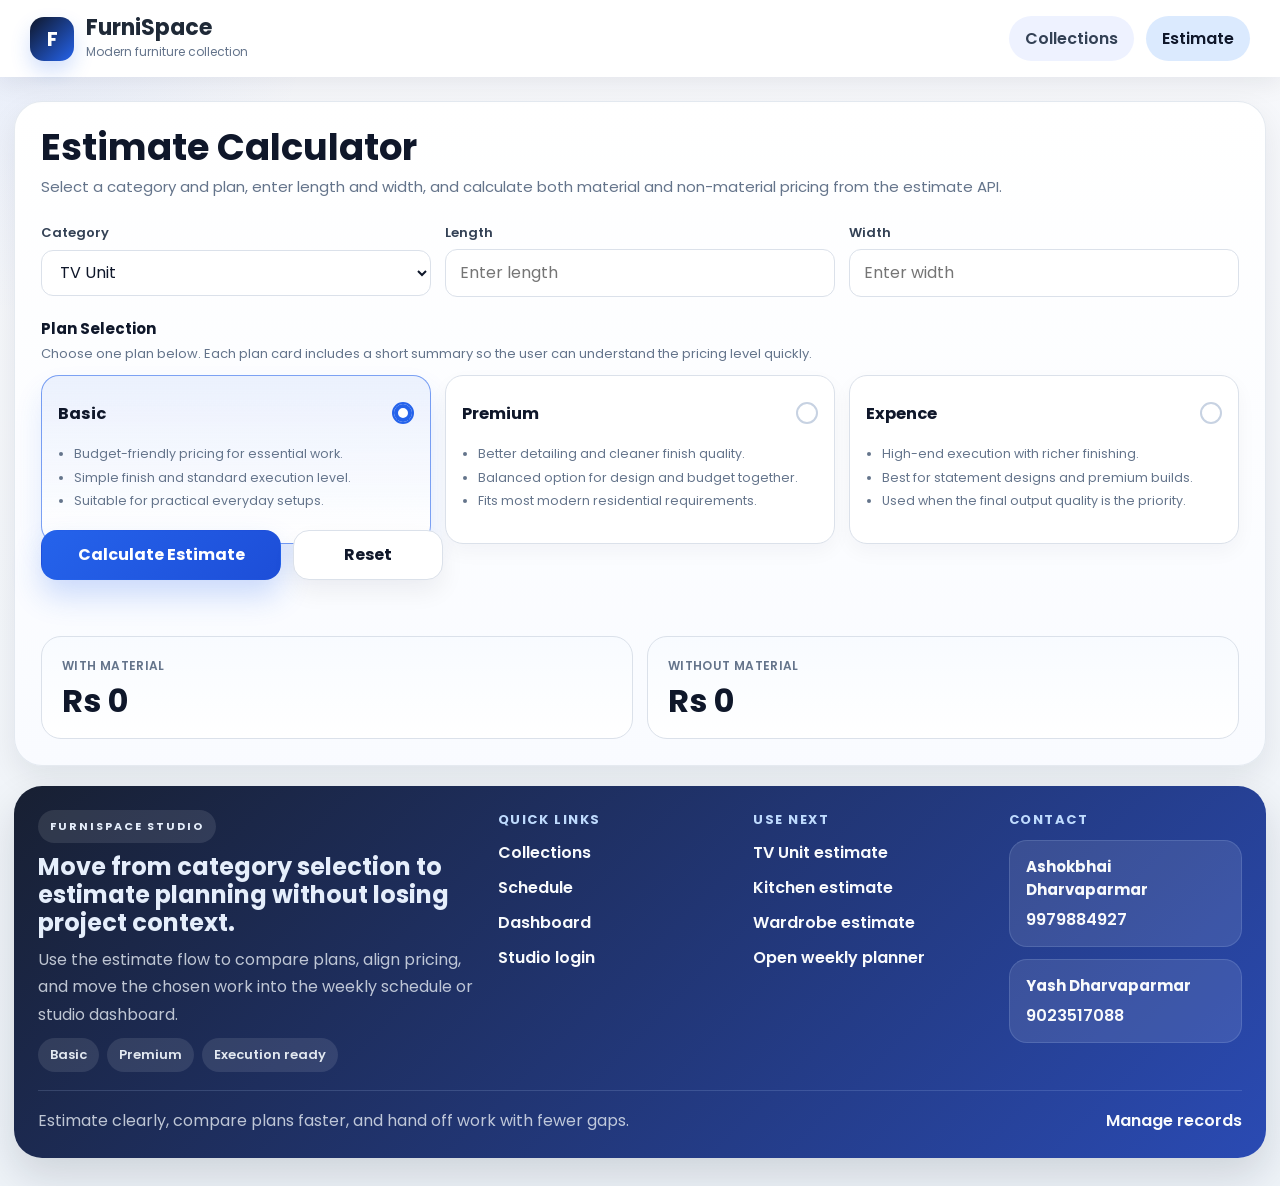
<file: estimate.html>
<!DOCTYPE html>
<html lang="en">
<head>
<meta charset="UTF-8">
<meta name="viewport" content="width=device-width, initial-scale=1.0">
<title>FurniSpace Estimate</title>
<link rel="icon" type="image/svg+xml" href="images/favicon.svg">
<style>
:root {
    --bg: #f4f6f9;
    --surface: #ffffff;
    --surface-soft: #f8fafc;
    --line: #dbe1ea;
    --text: #0f172a;
    --muted: #64748b;
    --accent: #2563eb;
    --accent-soft: rgba(37, 99, 235, 0.08);
    --shadow: 0 12px 30px rgba(15, 23, 42, 0.08);
}

body {
    font-family: 'Poppins', sans-serif;
    margin: 0;
    background:
        radial-gradient(circle at top left, rgba(37, 99, 235, 0.08), transparent 18%),
        linear-gradient(180deg, #f7f8fb 0%, #eef3f8 100%);
    color: #1f2937;
}

.header {
    display: flex;
    align-items: center;
    justify-content: space-between;
    gap: 20px;
    padding: 16px 30px;
    background: #ffffff;
    box-shadow: 0 6px 24px rgba(15, 23, 42, 0.08);
    position: sticky;
    top: 0;
    z-index: 100;
}

.brand {
    display: flex;
    align-items: center;
    gap: 12px;
}

.logo-badge {
    width: 44px;
    height: 44px;
    border-radius: 14px;
    background: linear-gradient(135deg, #0f172a, #2563eb);
    color: #fff;
    display: flex;
    align-items: center;
    justify-content: center;
    font-size: 20px;
    font-weight: 700;
    box-shadow: 0 10px 20px rgba(37, 99, 235, 0.2);
}

.logo-badge.has-custom-logo {
    padding: 0;
    overflow: hidden;
    background: #fff;
}

.logo-badge.has-custom-logo img {
    width: 100%;
    height: 100%;
    object-fit: cover;
}

.brand-text h2 {
    margin: 0;
    font-size: 22px;
    line-height: 1.1;
}

.brand-text p {
    margin: 2px 0 0;
    font-size: 12px;
    color: #64748b;
}

.nav-links {
    display: flex;
    align-items: center;
    gap: 12px;
    flex-wrap: wrap;
}

.nav-links a,
.nav-links button {
    margin: 0;
    cursor: pointer;
    text-decoration: none;
    color: #334155;
    font-weight: 600;
    border: 0;
    background: #eef2ff;
    padding: 10px 16px;
    border-radius: 999px;
    transition: 0.2s ease;
}

.nav-links a:hover,
.nav-links button:hover,
.nav-links .active {
    background: #dbeafe;
    color: #0f172a;
}

.menu-toggle {
    display: none;
}

.page-shell {
    width: min(1480px, calc(100% - 28px));
    margin: 24px auto 28px;
}

.site-footer {
    margin-top: 20px;
    padding: 24px;
    border-radius: 28px;
    background: linear-gradient(135deg, rgba(15, 23, 42, 0.96), rgba(30, 64, 175, 0.94));
    color: #e5eefb;
    box-shadow: 0 18px 40px rgba(15, 23, 42, 0.14);
}

.footer-grid {
    display: grid;
    grid-template-columns: minmax(0, 1.35fr) repeat(3, minmax(170px, 0.72fr));
    gap: 22px;
}

.footer-brand {
    display: grid;
    gap: 10px;
}

.footer-kicker {
    display: inline-flex;
    width: fit-content;
    padding: 8px 12px;
    border-radius: 999px;
    background: rgba(255, 255, 255, 0.1);
    font-size: 11px;
    font-weight: 700;
    letter-spacing: 0.18em;
    text-transform: uppercase;
}

.footer-brand h3,
.footer-links h4 {
    margin: 0;
}

.footer-brand h3 {
    font-size: 24px;
    line-height: 1.15;
}

.footer-brand p,
.footer-bottom p {
    margin: 0;
    color: rgba(226, 232, 240, 0.82);
    line-height: 1.7;
}

.footer-links {
    display: grid;
    align-content: start;
    gap: 10px;
}

.footer-contact-list {
    display: grid;
    gap: 12px;
}

.footer-contact-card {
    display: grid;
    gap: 6px;
    padding: 14px 16px;
    border-radius: 18px;
    background: rgba(255, 255, 255, 0.1);
    border: 1px solid rgba(191, 219, 254, 0.16);
}

.footer-contact-card strong {
    font-size: 15px;
    color: #f8fafc;
}

.footer-contact-card a {
    color: #bfdbfe;
    text-decoration: none;
    font-weight: 700;
}

.footer-contact-card a:hover {
    color: #ffffff;
}

.footer-links h4 {
    font-size: 13px;
    text-transform: uppercase;
    letter-spacing: 0.12em;
    color: #bfdbfe;
}

.footer-links a,
.footer-bottom a {
    color: #f8fafc;
    text-decoration: none;
    font-weight: 600;
}

.footer-links a:hover,
.footer-bottom a:hover {
    color: #bfdbfe;
}

.footer-badges {
    display: flex;
    gap: 8px;
    flex-wrap: wrap;
}

.footer-badge {
    display: inline-flex;
    align-items: center;
    min-height: 34px;
    padding: 0 12px;
    border-radius: 999px;
    background: rgba(255, 255, 255, 0.1);
    color: #e2e8f0;
    font-size: 13px;
    font-weight: 600;
}

.footer-bottom {
    margin-top: 18px;
    padding-top: 16px;
    border-top: 1px solid rgba(191, 219, 254, 0.16);
    display: flex;
    align-items: center;
    justify-content: space-between;
    gap: 12px;
    flex-wrap: wrap;
}

.estimate-section {
    padding: 26px;
    background: linear-gradient(180deg, rgba(255, 255, 255, 0.98), rgba(249, 251, 255, 0.98));
    border-radius: 28px;
    box-shadow: var(--shadow);
    border: 1px solid rgba(219, 225, 234, 0.7);
}

.estimate-head {
    display: block;
}

.estimate-head h3 {
    margin: 0;
    font-size: 2.3rem;
    line-height: 1.05;
    color: var(--text);
}

.estimate-head p {
    margin: 8px 0 0;
    color: var(--muted);
    line-height: 1.6;
    font-size: 15px;
}

.estimate-form {
    display: grid;
    grid-template-columns: repeat(3, minmax(0, 1fr));
    gap: 14px;
    margin-top: 24px;
}

.estimate-field {
    display: grid;
    gap: 6px;
}

.estimate-field span {
    font-size: 13px;
    font-weight: 600;
    color: #334155;
}

.estimate-field input,
.estimate-field select {
    height: 46px;
    border: 1px solid var(--line);
    border-radius: 12px;
    padding: 0 14px;
    font: inherit;
    color: var(--text);
    background: #fff;
    outline: none;
}

.estimate-field input:focus,
.estimate-field select:focus {
    border-color: var(--accent);
    box-shadow: 0 0 0 3px rgba(37, 99, 235, 0.12);
}

.plan-section {
    margin-top: 20px;
}

.plan-head {
    display: flex;
    align-items: flex-end;
    justify-content: space-between;
    gap: 16px;
    margin-bottom: 12px;
}

.plan-title {
    margin: 0;
    font-size: 15px;
    font-weight: 700;
    color: var(--text);
}

.plan-copy {
    margin: 4px 0 0;
    font-size: 13px;
    color: var(--muted);
    line-height: 1.5;
}

.plan-grid {
    display: grid;
    grid-template-columns: repeat(3, minmax(0, 1fr));
    gap: 14px;
}

.plan-card {
    display: block;
    cursor: pointer;
}

.plan-card input {
    position: absolute;
    opacity: 0;
    pointer-events: none;
}

.plan-card-inner {
    display: grid;
    gap: 10px;
    min-height: 100%;
    padding: 16px;
    border-radius: 18px;
    background: var(--surface);
    border: 1px solid var(--line);
    box-shadow: 0 8px 20px rgba(15, 23, 42, 0.04);
    transition: transform 0.2s ease, border-color 0.2s ease, box-shadow 0.2s ease, background-color 0.2s ease;
}

.plan-card:hover .plan-card-inner {
    transform: translateY(-2px);
    border-color: rgba(37, 99, 235, 0.26);
}

.plan-card input:checked + .plan-card-inner {
    border-color: rgba(37, 99, 235, 0.6);
    background: linear-gradient(180deg, rgba(37, 99, 235, 0.08), rgba(255, 255, 255, 1));
    box-shadow: 0 16px 28px rgba(37, 99, 235, 0.12);
}

.plan-topline {
    display: flex;
    align-items: center;
    justify-content: space-between;
    gap: 12px;
}

.plan-name {
    font-size: 1.02rem;
    font-weight: 700;
    color: var(--text);
}

.plan-badge {
    min-width: 18px;
    width: 18px;
    height: 18px;
    border-radius: 50%;
    border: 2px solid #c7d2e2;
    background: #fff;
    box-shadow: inset 0 0 0 4px transparent;
    transition: 0.2s ease;
}

.plan-card input:checked + .plan-card-inner .plan-badge {
    border-color: var(--accent);
    box-shadow: inset 0 0 0 4px var(--accent);
}

.plan-points {
    margin: 0;
    padding-left: 16px;
    color: var(--muted);
    font-size: 12.5px;
    line-height: 1.55;
}

.plan-points li + li {
    margin-top: 4px;
}

.estimate-actions {
    display: flex;
    align-items: center;
    justify-content: flex-start;
    gap: 12px;
    flex-wrap: wrap;
    margin-top: 20px;
}

.estimate-button,
.estimate-reset {
    display: inline-flex;
    align-items: center;
    justify-content: center;
    border: 1px solid transparent;
    cursor: pointer;
    min-height: 50px;
    padding: 0 24px;
    border-radius: 16px;
    font: inherit;
    font-weight: 700;
    line-height: 1;
    white-space: nowrap;
    transition: transform 0.2s ease, box-shadow 0.2s ease, background 0.2s ease, border-color 0.2s ease;
}

.estimate-button {
    min-width: 240px;
    color: #fff;
    background: linear-gradient(135deg, #2563eb 0%, #1d4ed8 100%);
    box-shadow: 0 16px 30px rgba(37, 99, 235, 0.22);
}

.estimate-button:hover {
    transform: translateY(-1px);
    box-shadow: 0 20px 34px rgba(37, 99, 235, 0.28);
}

.estimate-reset {
    min-width: 150px;
    color: var(--text);
    background: #fff;
    border-color: var(--line);
    box-shadow: 0 12px 24px rgba(15, 23, 42, 0.06);
}

.estimate-reset:hover {
    transform: translateY(-1px);
    background: #f8fafc;
    border-color: #cbd5e1;
}

.estimate-message {
    min-height: 22px;
    margin: 16px 0 0;
    font-size: 14px;
    line-height: 1.5;
}

.estimate-message.error {
    color: #b91c1c;
}

.estimate-message.success {
    color: #047857;
}

.estimate-results {
    display: grid;
    grid-template-columns: repeat(2, minmax(0, 1fr));
    gap: 14px;
    margin-top: 18px;
}

.estimate-card {
    padding: 20px;
    border-radius: 20px;
    background: linear-gradient(180deg, #f8fbff 0%, #ffffff 100%);
    border: 1px solid #dbe1ea;
}

.estimate-card span {
    display: block;
    color: #64748b;
    font-size: 12px;
    font-weight: 600;
    letter-spacing: 0.03em;
    text-transform: uppercase;
}

.estimate-card strong {
    display: block;
    margin-top: 8px;
    font-size: 2rem;
    line-height: 1.1;
    color: #0f172a;
}

@media (max-width: 768px) {
    .header {
        margin: 0;
        padding: 14px;
        align-items: center;
        flex-wrap: wrap;
        position: relative;
        column-gap: 18px;
        row-gap: 12px;
        border-bottom: 1px solid #e2e8f0;
        box-shadow: 0 10px 28px rgba(15, 23, 42, 0.08);
    }

    .brand {
        flex: 1 1 auto;
        width: auto;
        min-width: 0;
        padding-right: 52px;
    }

    .logo-badge {
        width: 42px;
        height: 42px;
        border-radius: 13px;
    }

    .brand-text h2 {
        font-size: 18px;
    }

    .brand-text p {
        font-size: 11px;
    }

    .menu-toggle {
        display: inline-flex;
        align-items: center;
        justify-content: center;
        width: 40px;
        height: 40px;
        position: absolute;
        top: 17px;
        right: 14px;
        border-radius: 50%;
        background: transparent;
        color: #0f172a;
        font-size: 18px;
        padding: 0;
        box-shadow: none;
    }

    .header .menu-toggle,
    .header .menu-toggle:hover,
    .header .menu-toggle:focus,
    .header .menu-toggle:active {
        background: transparent;
        color: #0f172a;
    }

    .nav-links {
        display: none;
        width: 100%;
        grid-template-columns: repeat(2, minmax(0, 1fr));
        gap: 12px;
        margin-top: 10px;
        padding: 12px;
        border-radius: 20px;
        background:
            linear-gradient(180deg, rgba(248, 250, 252, 0.96), rgba(241, 245, 249, 0.96));
        border: 1px solid #e2e8f0;
        box-shadow: inset 0 1px 0 rgba(255, 255, 255, 0.86), 0 14px 28px rgba(15, 23, 42, 0.08);
    }

    .nav-links.active {
        display: grid;
    }

    .nav-links a {
        width: 100%;
        min-height: 40px;
        display: inline-flex;
        align-items: center;
        justify-content: flex-start;
        gap: 8px;
        padding: 0 12px;
        border-radius: 14px;
        background: rgba(226, 232, 240, 0.74);
        color: #334155;
        font-size: 13px;
        line-height: 1.15;
        text-align: left;
    }

    .nav-links a::before {
        content: "";
        width: 18px;
        height: 18px;
        flex: 0 0 18px;
        border-radius: 4px;
        background-color: transparent;
        box-shadow: none;
        background-repeat: no-repeat;
        background-position: center;
        background-size: 14px 14px;
    }

    .nav-links a:first-child::before {
        background-image: url("data:image/svg+xml,%3Csvg xmlns='http://www.w3.org/2000/svg' width='18' height='18' viewBox='0 0 24 24' fill='none' stroke='%230f172a' stroke-width='2.4' stroke-linecap='round' stroke-linejoin='round'%3E%3Crect x='3' y='5' width='18' height='14' rx='2'/%3E%3Cpath d='M7 15h10M8 9h8'/%3E%3C/svg%3E");
    }

    .nav-links a:last-child {
        background: #0f172a;
        color: #f8fafc;
    }

    .nav-links a:last-child::before {
        background-color: transparent;
        background-image: url("data:image/svg+xml,%3Csvg xmlns='http://www.w3.org/2000/svg' width='18' height='18' viewBox='0 0 24 24' fill='none' stroke='%23f8fafc' stroke-width='2.4' stroke-linecap='round' stroke-linejoin='round'%3E%3Cpath d='M4 7h16M7 11h10M8 17h8'/%3E%3Cpath d='M6 3h12v18H6z'/%3E%3C/svg%3E");
    }

    .nav-links {
        grid-template-columns: repeat(2, minmax(0, 1fr));
        row-gap: 10px;
        column-gap: 10px;
        padding: 12px;
        overflow: hidden;
    }

    .nav-links a,
    .nav-links a:last-child {
        grid-column: auto;
        min-height: 40px;
        justify-content: flex-start;
        padding: 0 10px;
        font-size: 12px;
        min-width: 0;
        box-sizing: border-box;
    }

    .nav-links a:last-child {
        grid-column: 1 / -1;
        justify-content: center;
    }

    .page-shell {
        width: calc(100% - 16px);
        margin: 16px auto 24px;
    }

    .estimate-section {
        padding: 16px;
        border-radius: 20px;
    }

    .estimate-head,
    .estimate-form,
    .plan-grid,
    .estimate-results {
        grid-template-columns: 1fr;
    }

    .estimate-head h3 {
        font-size: 1.9rem;
    }

    .estimate-head p {
        font-size: 13px;
        line-height: 1.55;
    }

    .estimate-form {
        gap: 12px;
        margin-top: 18px;
    }

    .estimate-field span,
    .plan-copy {
        font-size: 12px;
    }

    .estimate-field input,
    .estimate-field select {
        height: 44px;
        border-radius: 12px;
        padding: 0 12px;
        font-size: 15px;
    }

    .plan-section {
        margin-top: 16px;
    }

    .plan-head {
        margin-bottom: 10px;
    }

    .plan-title {
        font-size: 14px;
    }

    .plan-grid {
        gap: 10px;
    }

    .plan-card-inner {
        padding: 14px;
        border-radius: 16px;
        gap: 8px;
    }

    .plan-name {
        font-size: 0.98rem;
    }

    .plan-points {
        padding-left: 15px;
        font-size: 12px;
        line-height: 1.45;
    }

    .estimate-actions {
        margin-top: 16px;
        gap: 8px;
    }

    .estimate-button,
    .estimate-reset {
        width: auto;
        min-height: 44px;
        padding: 0 18px;
    }

    .estimate-message {
        margin-top: 14px;
        font-size: 13px;
    }

    .estimate-results {
        gap: 10px;
        margin-top: 14px;
    }

    .estimate-card {
        padding: 16px;
        border-radius: 16px;
    }

    .estimate-card strong {
        font-size: 1.75rem;
    }

    .site-footer {
        padding: 18px;
    }

    .footer-grid {
        grid-template-columns: 1fr;
        gap: 18px;
    }

    .footer-brand h3 {
        font-size: 20px;
    }
}

@media (max-width: 420px) {
    .estimate-actions {
        flex-direction: column;
        align-items: stretch;
    }

    .estimate-button,
    .estimate-reset {
        width: 100%;
    }
}
</style>
<link href="https://fonts.googleapis.com/css2?family=Poppins:wght@300;400;500;600&display=swap" rel="stylesheet">
<script src="logo-settings.js" defer></script>
</head>
<body>

<header class="header">
    <div class="brand">
        <div class="logo-badge" data-site-logo>F</div>
        <div class="brand-text">
            <h2>FurniSpace</h2>
            <p>Modern furniture collection</p>
        </div>
    </div>

    <button class="menu-toggle" id="menuToggle" type="button">&#9776;</button>

    <nav class="nav-links" id="navLinks">
        <a href="index.html">Collections</a>
        <a class="active" href="estimate.html">Estimate</a>
    </nav>
</header>

<main class="page-shell">
    <section class="estimate-section">
        <div class="estimate-head">
            <h3>Estimate Calculator</h3>
            <p>Select a category and plan, enter length and width, and calculate both material and non-material pricing from the estimate API.</p>
        </div>

        <form class="estimate-form" id="estimateForm" novalidate>
            <label class="estimate-field">
                <span>Category</span>
                <select id="estimateCategory" required></select>
            </label>

            <label class="estimate-field">
                <span>Length</span>
                <input id="estimateLength" type="number" min="0" step="0.01" placeholder="Enter length" required>
            </label>

            <label class="estimate-field">
                <span>Width</span>
                <input id="estimateWidth" type="number" min="0" step="0.01" placeholder="Enter width" required>
            </label>
        </form>

        <section class="plan-section" aria-labelledby="planTitle">
            <div class="plan-head">
                <div>
                    <p class="plan-title" id="planTitle">Plan Selection</p>
                    <p class="plan-copy">Choose one plan below. Each plan card includes a short summary so the user can understand the pricing level quickly.</p>
                </div>
            </div>

            <div class="plan-grid" id="estimatePlanGroup"></div>
        </section>

        <div class="estimate-actions">
            <button class="estimate-button" id="estimateButton" type="submit" form="estimateForm">Calculate Estimate</button>
            <button class="estimate-reset" id="estimateReset" type="button">Reset</button>
        </div>

        <p class="estimate-message" id="estimateMessage"></p>

        <div class="estimate-results">
            <article class="estimate-card">
                <span>With Material</span>
                <strong id="estimateWithTotal">Rs 0</strong>
            </article>
            <article class="estimate-card">
                <span>Without Material</span>
                <strong id="estimateWithoutTotal">Rs 0</strong>
            </article>
        </div>
    </section>

    <footer class="site-footer">
        <div class="footer-grid">
            <div class="footer-brand">
                <span class="footer-kicker">FurniSpace Studio</span>
                <h3>Move from category selection to estimate planning without losing project context.</h3>
                <p>Use the estimate flow to compare plans, align pricing, and move the chosen work into the weekly schedule or studio dashboard.</p>
                <div class="footer-badges">
                    <span class="footer-badge">Basic</span>
                    <span class="footer-badge">Premium</span>
                    <span class="footer-badge">Execution ready</span>
                </div>
            </div>

            <div class="footer-links">
                <h4>Quick Links</h4>
                <a href="index.html">Collections</a>
                <a href="schedule.html">Schedule</a>
                <a href="dashboard.html">Dashboard</a>
                <a href="login.html">Studio login</a>
            </div>

            <div class="footer-links">
                <h4>Use Next</h4>
                <a href="estimate.html?category=TV%20Unit">TV Unit estimate</a>
                <a href="estimate.html?category=Kitchen">Kitchen estimate</a>
                <a href="estimate.html?category=Wardrobe">Wardrobe estimate</a>
                <a href="schedule.html">Open weekly planner</a>
            </div>

            <div class="footer-links">
                <h4>Contact</h4>
                <div class="footer-contact-list">
                    <div class="footer-contact-card">
                        <strong>Ashokbhai Dharvaparmar</strong>
                        <a href="tel:9979884927">9979884927</a>
                    </div>
                    <div class="footer-contact-card">
                        <strong>Yash Dharvaparmar</strong>
                        <a href="tel:9023517088">9023517088</a>
                    </div>
                </div>
            </div>
        </div>

        <div class="footer-bottom">
            <p>Estimate clearly, compare plans faster, and hand off work with fewer gaps.</p>
            <a href="dashboard.html">Manage records</a>
        </div>
    </footer>
</main>

<script>
const ESTIMATE_API = "https://69e76b9c68208c1debe8d996.mockapi.io/Estimate";
const ESTIMATE_CATEGORIES = [
    "TV Unit",
    "Bedroom",
    "Sofa",
    "Mandir",
    "Kitchen",
    "Wardrobe"
];
const ESTIMATE_PLANS = [
    "Basic",
    "primium",
    "Expence"
];
const PLAN_DETAILS = {
    Basic: {
        label: "Basic",
        points: [
            "Budget-friendly pricing for essential work.",
            "Simple finish and standard execution level.",
            "Suitable for practical everyday setups."
        ]
    },
    primium: {
        label: "Premium",
        points: [
            "Better detailing and cleaner finish quality.",
            "Balanced option for design and budget together.",
            "Fits most modern residential requirements."
        ]
    },
    Expence: {
        label: "Expence",
        points: [
            "High-end execution with richer finishing.",
            "Best for statement designs and premium builds.",
            "Used when the final output quality is the priority."
        ]
    }
};

const currencyFormatter = new Intl.NumberFormat("en-IN", {
    style: "currency",
    currency: "INR",
    maximumFractionDigits: 0
});

const menuToggle = document.getElementById("menuToggle");
const navLinks = document.getElementById("navLinks");
const estimateForm = document.getElementById("estimateForm");
const estimateCategory = document.getElementById("estimateCategory");
const estimatePlanGroup = document.getElementById("estimatePlanGroup");
const estimateLength = document.getElementById("estimateLength");
const estimateWidth = document.getElementById("estimateWidth");
const estimateButton = document.getElementById("estimateButton");
const estimateReset = document.getElementById("estimateReset");
const estimateMessage = document.getElementById("estimateMessage");
const estimateWithTotal = document.getElementById("estimateWithTotal");
const estimateWithoutTotal = document.getElementById("estimateWithoutTotal");

let estimateRatesCache = null;

function normalizeCategoryName(value) {
    return String(value || "")
        .toLowerCase()
        .replace(/[^a-z0-9]+/g, "");
}

function getRequestedCategory() {
    const params = new URLSearchParams(window.location.search);
    return params.get("category") || "";
}

function formatCurrency(value) {
    return currencyFormatter.format(Number(value) || 0);
}

function getSelectedPlan() {
    return estimatePlanGroup.querySelector('input[name="estimatePlan"]:checked')?.value || "";
}

function populateEstimateCategories() {
    estimateCategory.innerHTML = ESTIMATE_CATEGORIES.map((category) => `
        <option value="${category}">${category}</option>
    `).join("");

    const requestedCategory = getRequestedCategory();

    if (requestedCategory && ESTIMATE_CATEGORIES.includes(requestedCategory)) {
        estimateCategory.value = requestedCategory;
    }
}

function populateEstimatePlans(preferredPlan = "") {
    const activePlan = preferredPlan && ESTIMATE_PLANS.includes(preferredPlan) ? preferredPlan : ESTIMATE_PLANS[0];

    estimatePlanGroup.innerHTML = ESTIMATE_PLANS.map((plan) => {
        const config = PLAN_DETAILS[plan];
        const points = config.points.map((point) => `<li>${point}</li>`).join("");

        return `
            <label class="plan-card">
                <input type="radio" name="estimatePlan" value="${plan}" ${plan === activePlan ? "checked" : ""}>
                <span class="plan-card-inner">
                    <span class="plan-topline">
                        <span class="plan-name">${config.label}</span>
                        <span class="plan-badge" aria-hidden="true"></span>
                    </span>
                    <ul class="plan-points">${points}</ul>
                </span>
            </label>
        `;
    }).join("");

    estimatePlanGroup.querySelectorAll('input[name="estimatePlan"]').forEach((input) => {
        input.addEventListener("change", () => {
            resetEstimateResults();
        });
    });
}

function resetEstimateResults() {
    estimateWithTotal.textContent = "Rs 0";
    estimateWithoutTotal.textContent = "Rs 0";
    estimateMessage.textContent = "";
    estimateMessage.className = "estimate-message";
}

function setEstimateMessage(text, type) {
    estimateMessage.textContent = text;
    estimateMessage.className = type ? `estimate-message ${type}` : "estimate-message";
}

async function getEstimateRates() {
    if (estimateRatesCache) {
        return estimateRatesCache;
    }

    const response = await fetch(ESTIMATE_API, {
        cache: "no-store"
    });

    if (!response.ok) {
        throw new Error("Unable to load estimate rates.");
    }

    const data = await response.json();
    estimateRatesCache = Array.isArray(data) ? data : (Array.isArray(data.value) ? data.value : []);
    return estimateRatesCache;
}

function findEstimateRate(records, selectedCategory) {
    const normalizedCategory = normalizeCategoryName(selectedCategory);
    const normalizedPlan = normalizeCategoryName(getSelectedPlan());

    return records.find((item) => {
        return normalizeCategoryName(item.name) === normalizedCategory
            && normalizeCategoryName(item.plan) === normalizedPlan;
    }) || null;
}

async function calculateEstimate(event) {
    event.preventDefault();

    const category = estimateCategory.value;
    const plan = getSelectedPlan();
    const lengthValue = Number(estimateLength.value);
    const widthValue = Number(estimateWidth.value);

    if (!category) {
        setEstimateMessage("Please select a category.", "error");
        return;
    }

    if (!plan) {
        setEstimateMessage("Please select a plan.", "error");
        return;
    }

    if (!Number.isFinite(lengthValue) || lengthValue <= 0 || !Number.isFinite(widthValue) || widthValue <= 0) {
        setEstimateMessage("Please enter valid length and width values greater than zero.", "error");
        return;
    }

    estimateButton.disabled = true;
    estimateButton.textContent = "Calculating...";
    setEstimateMessage("");

    try {
        const rates = await getEstimateRates();
        const matchedRate = findEstimateRate(rates, category);

        if (!matchedRate) {
            resetEstimateResults();
            setEstimateMessage(`No estimate pricing found for ${category} - ${plan}. Add that category and plan to the Estimate API first.`, "error");
            return;
        }

        const withPrice = Number(matchedRate.with_price);
        const withoutPrice = Number(matchedRate.without_price);

        if (!Number.isFinite(withPrice) || !Number.isFinite(withoutPrice)) {
            throw new Error("Estimate prices are not valid numbers.");
        }

        const area = lengthValue * widthValue;
        estimateWithTotal.textContent = formatCurrency(area * withPrice);
        estimateWithoutTotal.textContent = formatCurrency(area * withoutPrice);
        setEstimateMessage(`Estimate ready for ${category} - ${plan}.`, "success");
    } catch (error) {
        resetEstimateResults();
        setEstimateMessage(error.message || "Unable to calculate estimate right now.", "error");
    } finally {
        estimateButton.disabled = false;
        estimateButton.textContent = "Calculate Estimate";
    }
}

function resetEstimateForm() {
    estimateForm.reset();
    const requestedCategory = getRequestedCategory();
    estimateCategory.value = ESTIMATE_CATEGORIES.includes(requestedCategory)
        ? requestedCategory
        : ESTIMATE_CATEGORIES[0];
    populateEstimatePlans();
    resetEstimateResults();
}

menuToggle.onclick = () => {
    navLinks.classList.toggle("active");
};

estimateForm.addEventListener("submit", calculateEstimate);
estimateReset.addEventListener("click", resetEstimateForm);
estimateCategory.addEventListener("change", () => {
    resetEstimateResults();
    populateEstimatePlans();
});

populateEstimateCategories();
populateEstimatePlans();
resetEstimateForm();
</script>

</body>
</html>
</file>
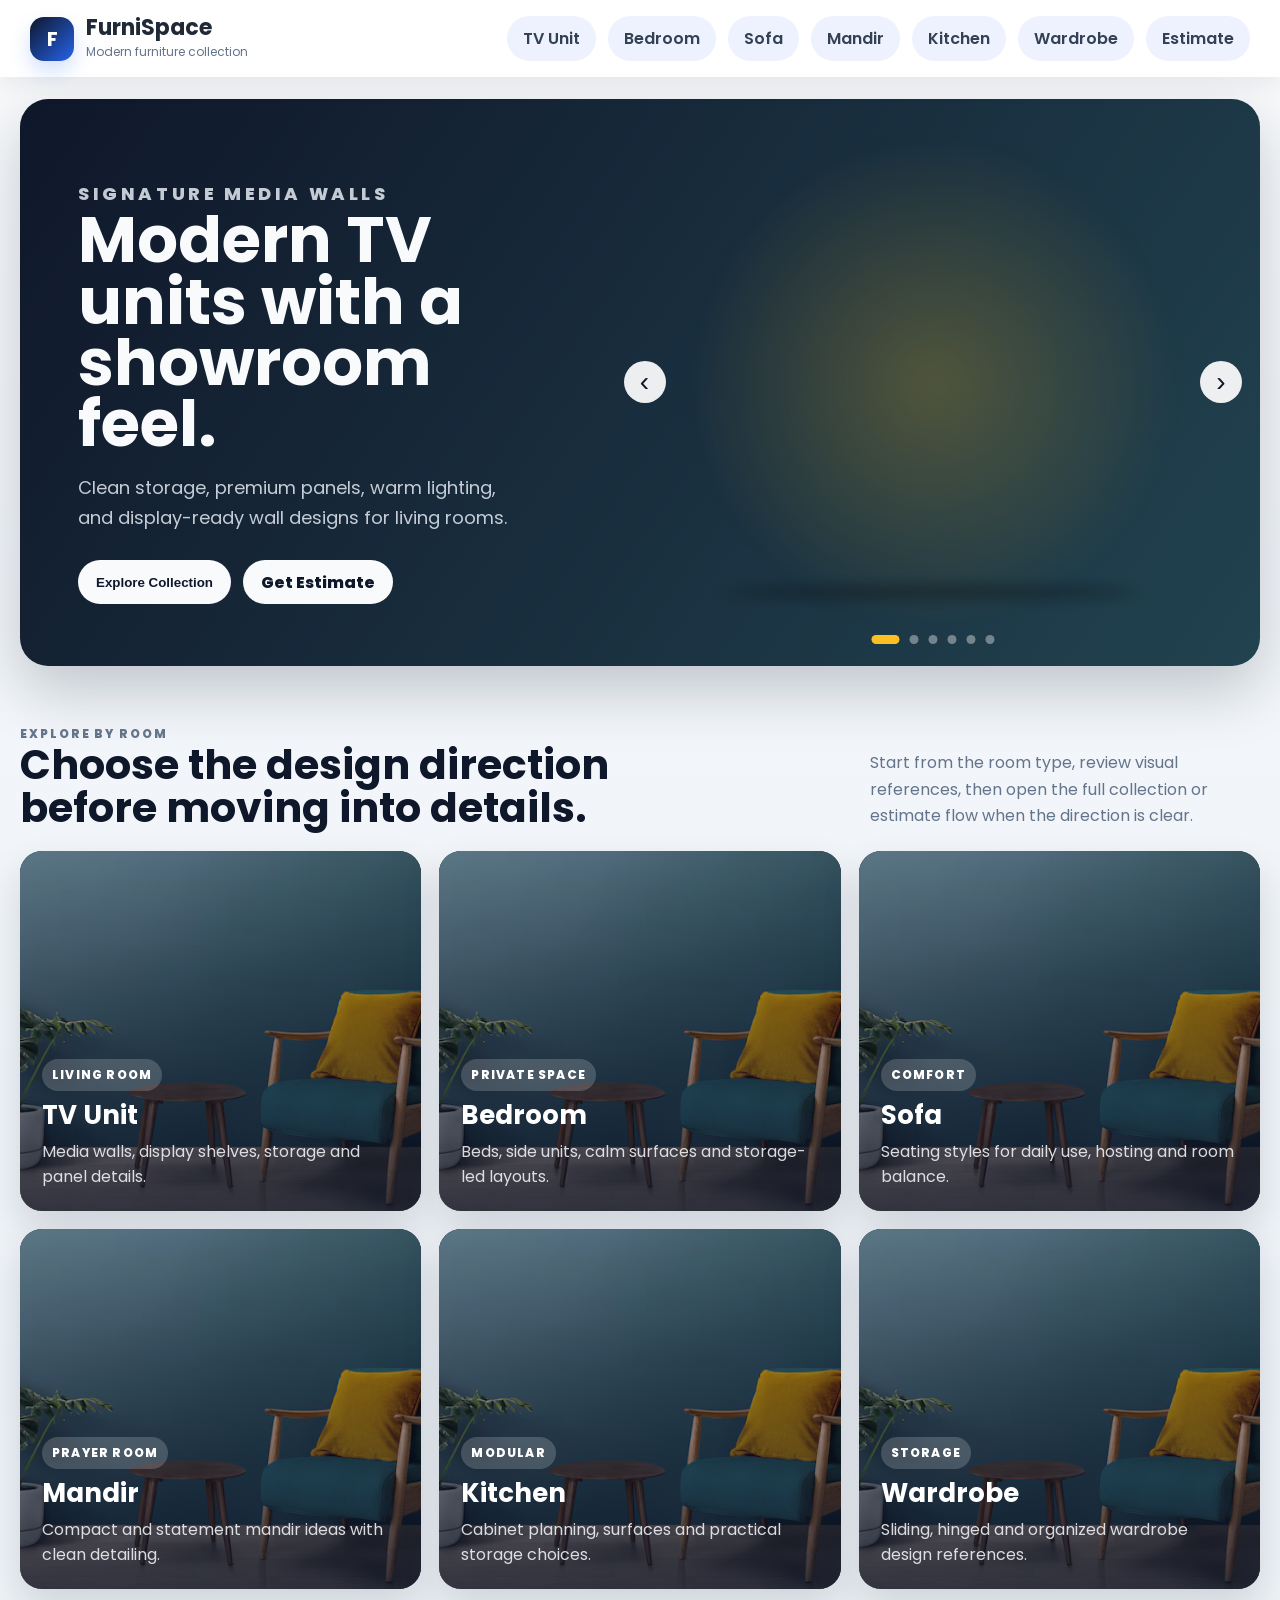
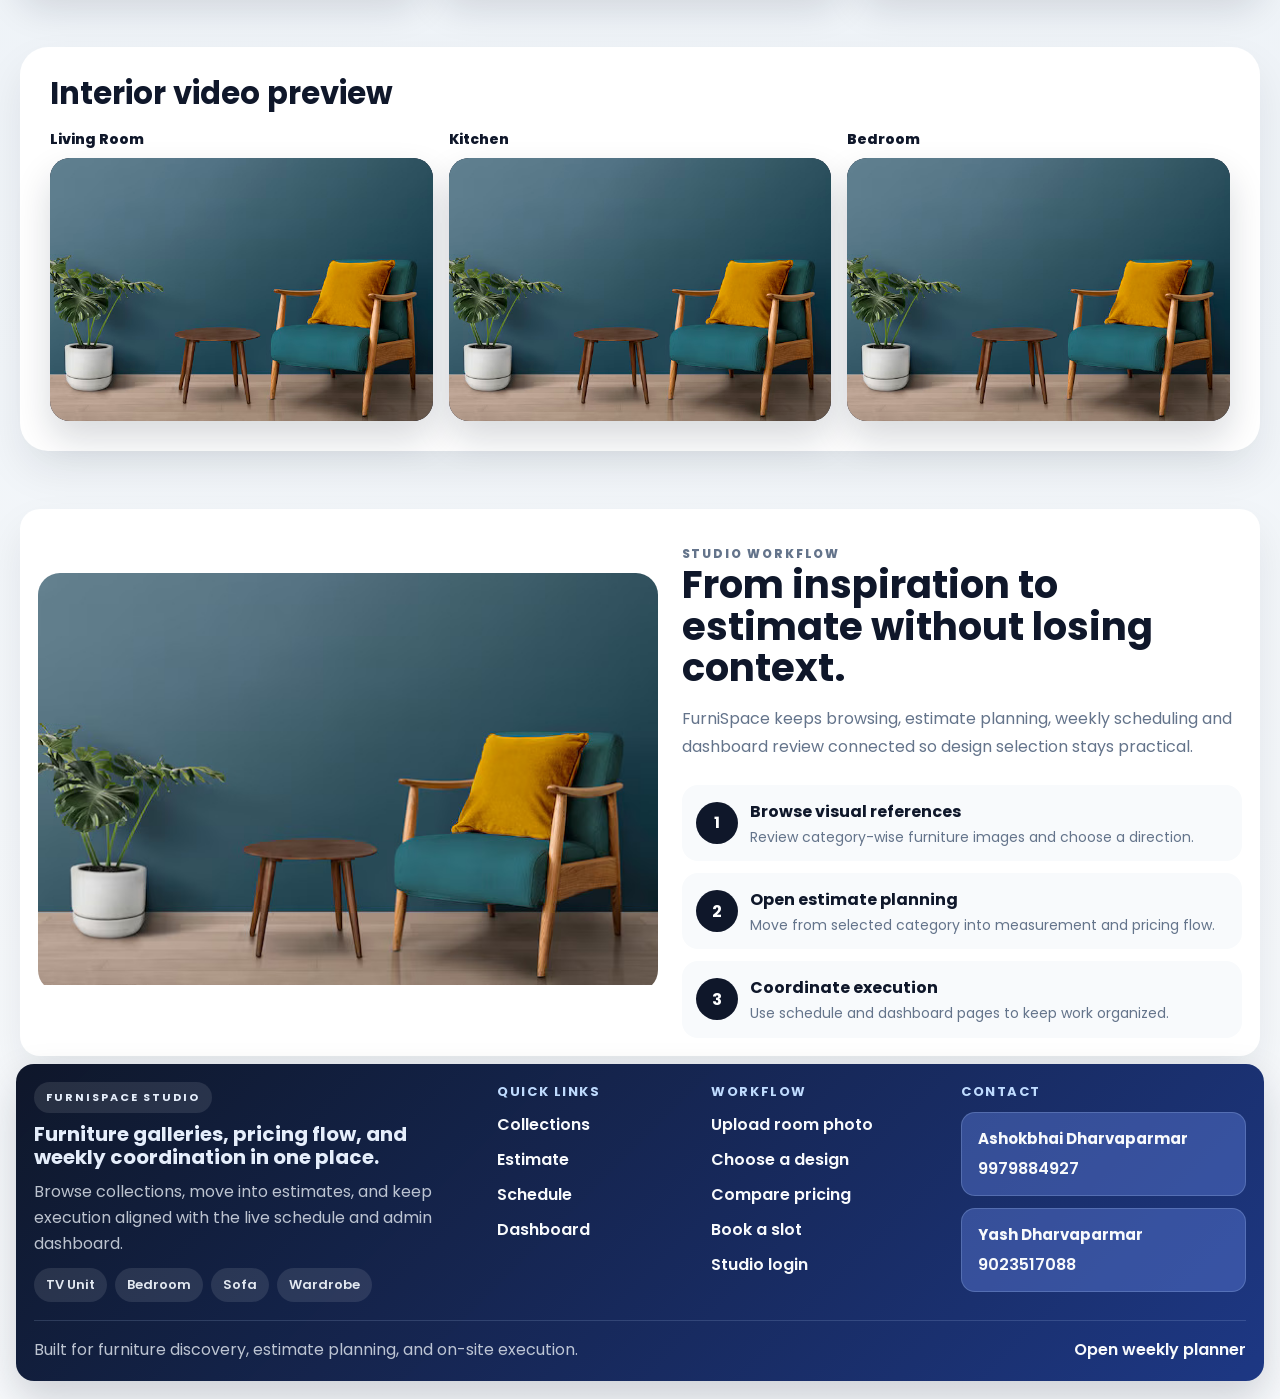
<file: main.html>
<!DOCTYPE html>
<html lang="en">
<head>
<meta charset="UTF-8">
<meta name="viewport" content="width=device-width, initial-scale=1.0">
<title>FurniSpace</title>
<link rel="icon" type="image/svg+xml" href="images/favicon.svg">

<style>
* {
    box-sizing: border-box;
}

body {
    font-family: 'Poppins', sans-serif;
    margin: 0;
    background: #f3f6f8;
    color: #1f2937;
    overflow-x: hidden;
}

.header {
    display: flex;
    align-items: center;
    justify-content: space-between;
    gap: 20px;
    padding: 16px 30px;
    background: #ffffff;
    box-shadow: 0 6px 24px rgba(15, 23, 42, 0.08);
    position: sticky;
    top: 0;
    z-index: 100;
}

.brand {
    display: flex;
    align-items: center;
    gap: 12px;
    color: inherit;
    text-decoration: none;
}

.logo-badge {
    width: 44px;
    height: 44px;
    border-radius: 14px;
    background: linear-gradient(135deg, #0f172a, #2563eb);
    color: #fff;
    display: flex;
    align-items: center;
    justify-content: center;
    font-size: 20px;
    font-weight: 700;
    box-shadow: 0 10px 20px rgba(37, 99, 235, 0.2);
}

.logo-badge.has-custom-logo {
    padding: 0;
    overflow: hidden;
    background: #fff;
}

.logo-badge.has-custom-logo img {
    width: 100%;
    height: 100%;
    object-fit: cover;
}

.brand-text h2 {
    margin: 0;
    font-size: 22px;
    line-height: 1.1;
}

.brand-text p {
    margin: 2px 0 0;
    font-size: 12px;
    color: #64748b;
}

.nav-links {
    display: flex;
    align-items: center;
    gap: 12px;
    flex-wrap: wrap;
}

.nav-links a,
.header button {
    margin: 0;
    cursor: pointer;
    text-decoration: none;
    color: #334155;
    font-weight: 600;
    border: 0;
    background: #eef2ff;
    padding: 10px 16px;
    border-radius: 999px;
    transition: 0.2s ease;
}

.nav-links a:hover,
.header button:hover {
    background: #dbeafe;
    color: #0f172a;
}

#title {
    padding: 24px 20px 8px;
    margin: 0;
    font-size: 26px;
}

.main-page #title,
.main-page #products {
    display: none;
}

.main-page {
    background:
        linear-gradient(180deg, #f8fafc 0%, #edf2f7 46%, #f8fafc 100%);
    overflow-x: hidden;
}

.main-hero {
    margin: 22px 20px 0;
    min-height: 560px;
    display: grid;
    grid-template-columns: minmax(0, 0.92fr) minmax(320px, 1.08fr);
    gap: 28px;
    align-items: center;
    overflow: hidden;
    border-radius: 28px;
    color: #f8fafc;
    background:
        linear-gradient(125deg, rgba(15, 23, 42, 0.95), rgba(35, 71, 84, 0.9)),
        #111827;
    box-shadow: 0 24px 60px rgba(15, 23, 42, 0.22);
}

.hero-copy {
    padding: clamp(28px, 5vw, 58px);
    min-width: 0;
}

.hero-kicker {
    margin: 0 0 12px;
    color: #fbbf24;
    font-size: 12px;
    font-weight: 800;
    letter-spacing: 0.2em;
    text-transform: uppercase;
}

.hero-copy h1 {
    margin: 0;
    max-width: 620px;
    font-size: clamp(34px, 5vw, 68px);
    line-height: 0.96;
    letter-spacing: 0;
}

.hero-copy p {
    max-width: 560px;
    margin: 18px 0 0;
    color: rgba(226, 232, 240, 0.86);
    font-size: clamp(15px, 1.5vw, 18px);
    line-height: 1.7;
}

.hero-actions {
    display: flex;
    align-items: center;
    gap: 12px;
    flex-wrap: wrap;
    margin-top: 26px;
}

.hero-actions button,
.hero-actions a {
    min-height: 44px;
    border: 0;
    cursor: pointer;
    text-decoration: none;
    border-radius: 999px;
    padding: 0 18px;
    display: inline-flex;
    align-items: center;
    justify-content: center;
    color: #0f172a;
    background: #f8fafc;
    font-weight: 800;
    transition: transform 0.2s ease, background 0.2s ease;
}

.hero-actions button:hover,
.hero-actions a:hover {
    transform: translateY(-2px);
    background: #fde68a;
}

.hero-stage {
    position: relative;
    min-width: 0;
    min-height: 430px;
    display: grid;
    place-items: center;
    padding: 42px 44px 50px;
    isolation: isolate;
}

.hero-stage::before {
    content: "";
    position: absolute;
    width: min(78%, 560px);
    aspect-ratio: 1;
    border-radius: 50%;
    background: radial-gradient(circle, rgba(251, 191, 36, 0.24), transparent 68%);
    filter: blur(8px);
    z-index: -1;
}

.hero-visual {
    width: min(100%, 560px);
    aspect-ratio: 1.18;
    position: relative;
    display: grid;
    place-items: center;
    perspective: 1200px;
}

.hero-visual::after {
    content: "";
    position: absolute;
    width: 74%;
    height: 24px;
    bottom: 12px;
    border-radius: 50%;
    background: rgba(0, 0, 0, 0.32);
    filter: blur(12px);
    transform: rotateX(64deg);
}

.hero-visual img {
    width: 100%;
    height: 100%;
    object-fit: cover;
    border-radius: 24px;
    border: 1px solid rgba(255, 255, 255, 0.28);
    box-shadow: 0 28px 70px rgba(0, 0, 0, 0.36);
    transform-style: preserve-3d;
    animation: heroImageFloat 7.5s ease-in-out infinite;
    transition: opacity 0.24s ease;
    will-change: opacity;
}

.hero-visual.is-loading img {
    opacity: 0;
}

.main-section {
    padding: 58px 20px 0;
}

.section-inner {
    width: min(1280px, 100%);
    margin: 0 auto;
}

.section-heading {
    display: flex;
    align-items: end;
    justify-content: space-between;
    gap: 18px;
    margin-bottom: 22px;
}

.section-kicker {
    margin: 0 0 8px;
    color: #2563eb;
    font-size: 12px;
    font-weight: 800;
    letter-spacing: 0.16em;
    text-transform: uppercase;
}

.section-heading h2 {
    margin: 0;
    max-width: 660px;
    color: #0f172a;
    font-size: clamp(28px, 3.2vw, 46px);
    line-height: 1.05;
}

.section-heading p {
    margin: 0;
    max-width: 390px;
    color: #64748b;
    line-height: 1.65;
}

.category-showcase {
    display: grid;
    grid-template-columns: repeat(3, minmax(0, 1fr));
    gap: 18px;
}

.category-card {
    min-height: 360px;
    position: relative;
    overflow: hidden;
    display: flex;
    align-items: end;
    border-radius: 22px;
    color: #fff;
    text-decoration: none;
    box-shadow: 0 18px 38px rgba(15, 23, 42, 0.14);
    background: #0f172a;
}

.category-card img {
    position: absolute;
    inset: 0;
    width: 100%;
    height: 100%;
    object-fit: cover;
    transition: transform 0.45s ease;
}

.category-card::after {
    content: "";
    position: absolute;
    inset: 0;
    background: linear-gradient(180deg, rgba(15, 23, 42, 0.08), rgba(15, 23, 42, 0.78));
}

.category-card:hover img {
    transform: scale(1.06);
}

.category-content {
    position: relative;
    z-index: 1;
    width: 100%;
    padding: 22px;
}

.category-content span {
    display: inline-flex;
    margin-bottom: 10px;
    padding: 7px 10px;
    border-radius: 999px;
    background: rgba(255, 255, 255, 0.18);
    font-size: 12px;
    font-weight: 800;
    letter-spacing: 0.1em;
    text-transform: uppercase;
}

.category-content h3 {
    margin: 0;
    font-size: 26px;
    line-height: 1.12;
}

.category-content p {
    margin: 10px 0 0;
    color: rgba(241, 245, 249, 0.88);
    line-height: 1.55;
}

.video-showcase {
    padding: 30px;
    border-radius: 28px;
    background: #ffffff;
    box-shadow: 0 20px 42px rgba(15, 23, 42, 0.08);
}

.video-heading {
    margin: 0 0 18px;
    color: #0f172a;
    font-size: clamp(24px, 2.4vw, 34px);
    line-height: 1.1;
}

.video-grid {
    display: grid;
    grid-template-columns: repeat(3, minmax(0, 1fr));
    gap: 16px;
}

.video-card {
    display: block;
    overflow: hidden;
    border-radius: 20px;
    background: #0f172a;
    box-shadow: 0 18px 36px rgba(15, 23, 42, 0.16);
    text-decoration: none;
    transition: transform 0.22s ease, box-shadow 0.22s ease;
}

.video-card:hover,
.video-card:focus-visible {
    transform: translateY(-3px);
    box-shadow: 0 24px 44px rgba(15, 23, 42, 0.2);
}

.video-card:focus-visible {
    outline: 3px solid #fbbf24;
    outline-offset: 4px;
}

.video-card-label {
    display: block;
    margin: 0 0 8px;
    color: #0f172a;
    font-size: 14px;
    font-weight: 800;
}

.video-card video {
    display: block;
    width: 100%;
    aspect-ratio: 16 / 11;
    object-fit: cover;
    background: #111827;
}

.video-card:nth-child(2) video {
    object-position: center 42%;
    filter: saturate(1.08) contrast(1.04);
}

.video-card:nth-child(3) video {
    object-position: center 52%;
}

.feature-band {
    display: grid;
    grid-template-columns: 1.05fr 0.95fr;
    gap: 24px;
    align-items: center;
    padding: 34px;
    border-radius: 28px;
    background: #ffffff;
    box-shadow: 0 20px 42px rgba(15, 23, 42, 0.08);
}

.feature-photo {
    min-height: 360px;
    overflow: hidden;
    border-radius: 22px;
}

.feature-photo img {
    width: 100%;
    height: 100%;
    min-height: 360px;
    object-fit: cover;
}

.feature-copy h2 {
    margin: 0;
    color: #0f172a;
    font-size: clamp(28px, 3vw, 44px);
    line-height: 1.08;
}

.feature-copy p {
    margin: 16px 0 0;
    color: #64748b;
    line-height: 1.75;
}

.workflow-list {
    display: grid;
    gap: 12px;
    margin-top: 24px;
}

.workflow-item {
    display: grid;
    grid-template-columns: 42px minmax(0, 1fr);
    gap: 12px;
    align-items: center;
    padding: 14px;
    border-radius: 16px;
    background: #f8fafc;
}

.workflow-item strong {
    width: 42px;
    height: 42px;
    display: grid;
    place-items: center;
    border-radius: 50%;
    color: #fff;
    background: #0f172a;
}

.workflow-item h3 {
    margin: 0;
    color: #0f172a;
    font-size: 16px;
}

.workflow-item p {
    margin: 3px 0 0;
    font-size: 14px;
    line-height: 1.45;
}

.hero-visual.is-changing img {
    opacity: 0.16;
}

.hero-arrow {
    position: absolute;
    top: 50%;
    transform: translateY(-50%);
    width: 42px;
    height: 42px;
    border: 0;
    border-radius: 50%;
    cursor: pointer;
    color: #0f172a;
    background: rgba(255, 255, 255, 0.92);
    font-size: 28px;
    line-height: 1;
    z-index: 2;
}

.hero-arrow:hover {
    background: #fde68a;
}

.hero-prev {
    left: 18px;
}

.hero-next {
    right: 18px;
}

.hero-dots {
    position: absolute;
    bottom: 22px;
    left: 50%;
    transform: translateX(-50%);
    display: flex;
    gap: 10px;
}

.hero-dot {
    width: 9px;
    height: 9px;
    border: 0;
    padding: 0;
    border-radius: 50%;
    cursor: pointer;
    background: rgba(255, 255, 255, 0.38);
}

.hero-dot.active {
    width: 28px;
    border-radius: 999px;
    background: #fbbf24;
}

@keyframes heroImageFloat {
    0%, 100% {
        transform: rotateY(-5deg) rotateX(1deg) translateY(0) scale(1);
    }

    50% {
        transform: rotateY(5deg) rotateX(1deg) translateY(-10px) scale(1.02);
    }
}

.container {
    display: grid;
    grid-template-columns: repeat(auto-fill, minmax(220px,1fr));
    gap: 20px;
    padding: 20px;
}

.site-footer {
    margin: 22px 16px 24px;
    padding: 20px;
    border-radius: 18px;
    background:
        linear-gradient(135deg, rgba(15, 23, 42, 0.98), rgba(30, 58, 138, 0.94)),
        #0f172a;
    color: #e5eefb;
    box-shadow: 0 18px 40px rgba(15, 23, 42, 0.18);
}

.footer-grid {
    display: grid;
    grid-template-columns: minmax(320px, 1.35fr) minmax(120px, 0.55fr) minmax(170px, 0.65fr) minmax(240px, 0.8fr);
    gap: 28px;
    align-items: start;
}

.footer-brand {
    display: grid;
    gap: 10px;
    align-content: start;
}

.footer-kicker {
    display: inline-flex;
    width: fit-content;
    padding: 7px 12px;
    border-radius: 999px;
    background: rgba(255, 255, 255, 0.1);
    font-size: 11px;
    font-weight: 700;
    letter-spacing: 0.18em;
    text-transform: uppercase;
}

.footer-brand h3,
.footer-links h4 {
    margin: 0;
}

.footer-brand h3 {
    max-width: 560px;
    font-size: 22px;
    line-height: 1.15;
}

.footer-brand p,
.footer-bottom p {
    max-width: 620px;
    margin: 0;
    color: rgba(226, 232, 240, 0.82);
    line-height: 1.65;
}

.footer-links {
    display: grid;
    align-content: start;
    gap: 10px;
}

.footer-contact-list {
    display: grid;
    gap: 12px;
}

.footer-contact-card {
    display: grid;
    gap: 6px;
    padding: 14px 16px;
    border-radius: 14px;
    background: rgba(96, 126, 219, 0.42);
    border: 1px solid rgba(191, 219, 254, 0.22);
}

.footer-contact-card strong {
    font-size: 15px;
    color: #f8fafc;
}

.footer-contact-card a {
    color: #bfdbfe;
    text-decoration: none;
    font-weight: 700;
}

.footer-contact-card a:hover {
    color: #ffffff;
}

.footer-links h4 {
    font-size: 13px;
    text-transform: uppercase;
    letter-spacing: 0.12em;
    color: #bfdbfe;
}

.footer-links a,
.footer-bottom a {
    color: #f8fafc;
    text-decoration: none;
    font-weight: 600;
    width: fit-content;
}

.footer-links a:hover,
.footer-bottom a:hover {
    color: #bfdbfe;
}

.footer-badges {
    display: flex;
    gap: 8px;
    flex-wrap: wrap;
}

.footer-badge {
    display: inline-flex;
    align-items: center;
    min-height: 34px;
    padding: 0 12px;
    border-radius: 999px;
    background: rgba(255, 255, 255, 0.1);
    color: #e2e8f0;
    font-size: 13px;
    font-weight: 600;
}

.footer-bottom {
    margin-top: 18px;
    padding-top: 16px;
    border-top: 1px solid rgba(191, 219, 254, 0.16);
    display: flex;
    align-items: center;
    justify-content: space-between;
    gap: 12px;
    flex-wrap: wrap;
}

.card {
    background: #fff;
    border-radius: 16px;
    overflow: hidden;
    cursor: pointer;
    transition: 0.3s;
    box-shadow: 0 6px 20px rgba(0,0,0,0.08);
}

.card:hover {
    transform: translateY(-8px);
    box-shadow: 0 12px 30px rgba(0,0,0,0.15);
}

.card img {
    width: 100%;
    height: 200px;
    object-fit: cover;
}

.card-info {
    padding: 12px;
    text-align: center;
}

.title {
    font-size: 14px;
    font-weight: 600;
    color: #333;
    letter-spacing: 1px;
}

.modal {
    display: none;
    position: fixed;
    background: rgba(0,0,0,0.9);
    width: 100%;
    height: 100%;
    top: 0;
    left: 0;
    z-index: 9999;
}

.modal-content {
    width: min(92%, 980px);
    margin: 70px auto 20px;
    display: flex;
    flex-direction: column;
    align-items: center;
}

.modal img {
    display: block;
    width: 100%;
    max-height: 72vh;
    object-fit: contain;
    border-radius: 12px;
    background: #e5e7eb;
}

.modal-download {
    position: absolute;
    top: 16px;
    left: 16px;
    border: 0;
    cursor: pointer;
    padding: 10px 16px;
    border-radius: 999px;
    font-weight: 600;
    font-size: 14px;
    transition: 0.2s ease;
    color: #fff;
    background: #2563eb;
    z-index: 10000;
}

.modal-download:hover {
    background: #1d4ed8;
}

.close {
    position: absolute;
    top: 16px;
    right: 16px;
    color: #fff;
    font-size: 28px;
    cursor: pointer;
    width: 36px;
    height: 36px;
    display: flex;
    align-items: center;
    justify-content: center;
    background: rgba(15, 23, 42, 0.8);
    border-radius: 50%;
    z-index: 10000;
    line-height: 1;
}

.menu-toggle {
    display: none;
}

@media (max-width: 768px) {
    .header {
        margin: 0;
        padding: 14px;
        align-items: center;
        flex-wrap: wrap;
        position: relative;
        column-gap: 18px;
        row-gap: 12px;
        border-bottom: 1px solid #e2e8f0;
        box-shadow: 0 10px 28px rgba(15, 23, 42, 0.08);
    }

    .brand {
        flex: 1 1 auto;
        width: auto;
        min-width: 0;
        padding-right: 52px;
    }

    .logo-badge {
        width: 42px;
        height: 42px;
        border-radius: 13px;
    }

    .brand-text h2 {
        font-size: 18px;
    }

    .brand-text p {
        font-size: 11px;
    }

    .menu-toggle {
        display: inline-flex;
        align-items: center;
        justify-content: center;
        width: 40px;
        height: 40px;
        position: absolute;
        top: 17px;
        right: 14px;
        border-radius: 50%;
        background: transparent;
        color: #0f172a;
        font-size: 18px;
        padding: 0;
        box-shadow: none;
    }

    .menu-toggle:hover,
    .menu-toggle:focus,
    .menu-toggle:active {
        background: transparent;
        color: #0f172a;
    }

    .header .menu-toggle,
    .header .menu-toggle:hover,
    .header .menu-toggle:focus,
    .header .menu-toggle:active {
        background: transparent;
    }

    .nav-links {
        display: none;
        width: 100%;
        grid-template-columns: repeat(2, minmax(0, 1fr));
        gap: 12px;
        margin-top: 10px;
        padding: 12px;
        border-radius: 20px;
        background:
            linear-gradient(180deg, rgba(248, 250, 252, 0.96), rgba(241, 245, 249, 0.96));
        border: 1px solid #e2e8f0;
        box-shadow: inset 0 1px 0 rgba(255, 255, 255, 0.86), 0 14px 28px rgba(15, 23, 42, 0.08);
    }

    .nav-links.active {
        display: grid;
    }

    .nav-links a {
        width: 100%;
        text-align: left;
        min-height: 40px;
        display: inline-flex;
        align-items: center;
        justify-content: flex-start;
        gap: 8px;
        padding: 0 12px;
        border-radius: 14px;
        background: rgba(226, 232, 240, 0.74);
        color: #334155;
        font-size: 13px;
        line-height: 1.15;
    }

    .nav-links a::before {
        content: "";
        width: 18px;
        height: 18px;
        flex: 0 0 18px;
        border-radius: 4px;
        background-color: transparent;
        box-shadow: none;
        background-repeat: no-repeat;
        background-position: center;
        background-size: 14px 14px;
    }

    .nav-links a:nth-child(1)::before {
        background-image: url("data:image/svg+xml,%3Csvg xmlns='http://www.w3.org/2000/svg' width='18' height='18' viewBox='0 0 24 24' fill='none' stroke='%230f172a' stroke-width='2.4' stroke-linecap='round' stroke-linejoin='round'%3E%3Crect x='3' y='5' width='18' height='14' rx='2'/%3E%3Cpath d='M7 15h10M8 9h8'/%3E%3C/svg%3E");
    }

    .nav-links a:nth-child(2)::before {
        background-image: url("data:image/svg+xml,%3Csvg xmlns='http://www.w3.org/2000/svg' width='18' height='18' viewBox='0 0 24 24' fill='none' stroke='%230f172a' stroke-width='2.4' stroke-linecap='round' stroke-linejoin='round'%3E%3Cpath d='M4 10V7a2 2 0 0 1 2-2h12a2 2 0 0 1 2 2v3'/%3E%3Cpath d='M5 19v-5h14v5'/%3E%3Cpath d='M3 14h18'/%3E%3C/svg%3E");
    }

    .nav-links a:nth-child(3)::before {
        background-image: url("data:image/svg+xml,%3Csvg xmlns='http://www.w3.org/2000/svg' width='18' height='18' viewBox='0 0 24 24' fill='none' stroke='%230f172a' stroke-width='2.4' stroke-linecap='round' stroke-linejoin='round'%3E%3Cpath d='M4 12h16'/%3E%3Cpath d='M6 12v5h12v-5'/%3E%3Cpath d='M7 9c0-2 2-3 5-3s5 1 5 3'/%3E%3C/svg%3E");
    }

    .nav-links a:nth-child(4)::before {
        background-image: url("data:image/svg+xml,%3Csvg xmlns='http://www.w3.org/2000/svg' width='18' height='18' viewBox='0 0 24 24' fill='none' stroke='%230f172a' stroke-width='2.4' stroke-linecap='round' stroke-linejoin='round'%3E%3Cpath d='M6 4h12v16H6z'/%3E%3Cpath d='M9 8h6M9 12h6M9 16h6'/%3E%3C/svg%3E");
    }

    .nav-links a:nth-child(5)::before {
        background-image: url("data:image/svg+xml,%3Csvg xmlns='http://www.w3.org/2000/svg' width='18' height='18' viewBox='0 0 24 24' fill='none' stroke='%230f172a' stroke-width='2.4' stroke-linecap='round' stroke-linejoin='round'%3E%3Cpath d='M4 5h16v14H4z'/%3E%3Cpath d='M8 9h8M8 13h8'/%3E%3C/svg%3E");
    }

    .nav-links a:nth-child(6)::before {
        background-image: url("data:image/svg+xml,%3Csvg xmlns='http://www.w3.org/2000/svg' width='18' height='18' viewBox='0 0 24 24' fill='none' stroke='%230f172a' stroke-width='2.4' stroke-linecap='round' stroke-linejoin='round'%3E%3Cpath d='M5 4h14v16H5z'/%3E%3Cpath d='M9 4v16M15 4v16'/%3E%3C/svg%3E");
    }

    .nav-links a:last-child {
        grid-column: 1 / -1;
        justify-content: center;
        background: #0f172a;
        color: #f8fafc;
    }

    .nav-links a:last-child::before {
        background-color: transparent;
        background-image: url("data:image/svg+xml,%3Csvg xmlns='http://www.w3.org/2000/svg' width='18' height='18' viewBox='0 0 24 24' fill='none' stroke='%23f8fafc' stroke-width='2.4' stroke-linecap='round' stroke-linejoin='round'%3E%3Cpath d='M4 7h16M7 11h10M8 17h8'/%3E%3Cpath d='M6 3h12v18H6z'/%3E%3C/svg%3E");
    }

    #title {
        padding: 20px 16px 4px;
        font-size: 22px;
    }

    .main-hero {
        margin: 16px;
        width: calc(100% - 32px);
        min-height: auto;
        grid-template-columns: 1fr;
        gap: 0;
        border-radius: 22px;
    }

    .hero-copy {
        padding: 28px 22px 10px;
        overflow: hidden;
    }

    .hero-copy h1 {
        max-width: 320px;
        font-size: 32px;
        line-height: 1.02;
        overflow-wrap: break-word;
    }

    .hero-copy p {
        max-width: 340px;
        font-size: 14px;
    }

    .hero-actions {
        margin-top: 20px;
    }

    .hero-stage {
        min-height: 330px;
        padding: 18px 24px 48px;
    }

    .hero-visual {
        width: min(100%, 310px);
    }

    .hero-arrow {
        width: 36px;
        height: 36px;
        font-size: 24px;
    }

    .container {
        grid-template-columns: repeat(2, minmax(0, 1fr));
        gap: 12px;
        padding: 16px;
    }

    .main-section {
        padding: 36px 16px 0;
    }

    .section-heading {
        display: grid;
        gap: 10px;
    }

    .category-showcase,
    .feature-band {
        grid-template-columns: 1fr;
    }

    .video-showcase {
        padding: 18px;
        border-radius: 20px;
    }

    .video-grid {
        grid-template-columns: 1fr;
    }

    .video-card video {
        aspect-ratio: 16 / 10;
    }

    .category-card {
        min-height: 280px;
        border-radius: 18px;
    }
    }

    .feature-band {
        padding: 18px;
        border-radius: 20px;
    }

    .feature-photo,
    .feature-photo img {
        min-height: 260px;
    }

    .site-footer {
        margin: 8px 16px 18px;
        padding: 18px;
    }

    .footer-grid {
        grid-template-columns: minmax(220px, 1.25fr) minmax(110px, 0.55fr) minmax(150px, 0.65fr) minmax(210px, 0.8fr);
        gap: 18px;
    }

    .footer-brand h3 {
        font-size: 20px;
    }

    .card img {
        height: 150px;
    }

    .modal img {
        max-height: 66vh;
    }

    .close {
        top: 14px;
        right: 14px;
    }

    .modal-download {
        top: 14px;
        left: 14px;
        padding: 10px 14px;
        font-size: 13px;
    }

    .modal-content {
        width: calc(100% - 24px);
        margin: 76px auto 16px;
    }


@media (max-width: 480px) {
    .nav-links {
        grid-template-columns: repeat(2, minmax(0, 1fr));
        row-gap: 10px;
        column-gap: 10px;
        padding: 12px;
        overflow: hidden;
    }

    .nav-links a,
    .nav-links a:last-child {
        grid-column: auto;
        min-height: 40px;
        justify-content: flex-start;
        padding: 0 10px;
        font-size: 12px;
        min-width: 0;
        box-sizing: border-box;
    }

    .nav-links a:last-child {
        grid-column: 1 / -1;
        justify-content: center;
    }

    .footer-grid {
        grid-template-columns: 1fr;
    }

    .hero-copy h1,
    .hero-copy p {
        max-width: 310px;
    }

    .hero-copy h1 {
        font-size: 28px;
    }

    .hero-actions {
        gap: 10px;
    }

    .hero-actions button,
    .hero-actions a {
        min-height: 44px;
        padding: 0 15px;
        font-size: 14px;
    }

    .hero-stage {
        min-height: 310px;
        padding-inline: 16px;
    }

    .hero-visual {
        width: 250px;
    }

    .category-showcase {
        gap: 14px;
    }

    .category-card {
        min-height: 245px;
    }

    .category-content h3 {
        font-size: 22px;
    }

    .workflow-item {
        grid-template-columns: 36px minmax(0, 1fr);
    }

    .workflow-item strong {
        width: 36px;
        height: 36px;
    }
}
</style>
<link href="https://fonts.googleapis.com/css2?family=Poppins:wght@300;400;500;600&display=swap" rel="stylesheet">
<script src="logo-settings.js" defer></script>
</head>
<body class="main-page">

<header class="header">
    <a class="brand" href="main.html" aria-label="Open FurniSpace main page">
        <div class="logo-badge" data-site-logo>F</div>
        <div class="brand-text">
            <h2>FurniSpace</h2>
            <p>Modern furniture collection</p>
        </div>
    </a>

    <button class="menu-toggle" id="menuToggle" type="button">&#9776;</button>

    <nav class="nav-links" id="navLinks">
        <a href="index.html?view=collections&category=tv">TV Unit</a>
        <a href="index.html?view=collections&category=bedroom">Bedroom</a>
        <a href="index.html?view=collections&category=sofa">Sofa</a>
        <a href="index.html?view=collections&category=mandir">Mandir</a>
        <a href="index.html?view=collections&category=kitchen">Kitchen</a>
        <a href="index.html?view=collections&category=wardrobe">Wardrobe</a>
        <!-- <a href="schedule.html">Schedule</a> -->
        <a id="estimateLink" href="estimate.html?category=TV%20Unit">Estimate</a>
    </nav>
</header>

<section class="main-hero" aria-label="Featured furniture slider">
    <div class="hero-copy">
        <p class="hero-kicker" id="heroKicker">Premium furniture design</p>
        <h1 id="heroTitle">Modern TV units with a showroom feel.</h1>
        <p id="heroText">Explore polished furniture ideas with animated previews, fast category switching, and estimate planning in one place.</p>
        <div class="hero-actions">
            <button type="button" id="heroExplore">Explore Collection</button>
            <a id="heroEstimate" href="estimate.html?category=TV%20Unit">Get Estimate</a>
        </div>
    </div>

    <div class="hero-stage">
        <button class="hero-arrow hero-prev" id="heroPrev" type="button" aria-label="Previous slide">&lsaquo;</button>
        <div class="hero-visual is-loading" id="heroVisual">
            <img id="heroImage" src="images/login-showcase.jpg" alt="Featured furniture preview">
        </div>
        <button class="hero-arrow hero-next" id="heroNext" type="button" aria-label="Next slide">&rsaquo;</button>
        <div class="hero-dots" id="heroDots" aria-label="Slider navigation"></div>
    </div>
</section>

<h3 id="title">TV Unit Collection</h3>

<div id="products" class="container"></div>

<main>
    <section class="main-section" aria-label="Furniture categories">
        <div class="section-inner">
            <div class="section-heading">
                <div>
                    <p class="section-kicker">Explore by room</p>
                    <h2>Choose the design direction before moving into details.</h2>
                </div>
                <p>Start from the room type, review visual references, then open the full collection or estimate flow when the direction is clear.</p>
            </div>

            <div class="category-showcase" id="categoryShowcase">
                <a class="category-card" href="index.html?view=collections&category=tv" data-preview="TV Unit">
                    <img src="images/login-showcase.jpg" alt="TV unit design preview">
                    <div class="category-content">
                        <span>Living room</span>
                        <h3>TV Unit</h3>
                        <p>Media walls, display shelves, storage and panel details.</p>
                    </div>
                </a>

                <a class="category-card" href="index.html?view=collections&category=bedroom" data-preview="Bedroom">
                    <img src="images/login-showcase.jpg" alt="Bedroom furniture preview">
                    <div class="category-content">
                        <span>Private space</span>
                        <h3>Bedroom</h3>
                        <p>Beds, side units, calm surfaces and storage-led layouts.</p>
                    </div>
                </a>

                <a class="category-card" href="index.html?view=collections&category=sofa" data-preview="Sofa">
                    <img src="images/login-showcase.jpg" alt="Sofa design preview">
                    <div class="category-content">
                        <span>Comfort</span>
                        <h3>Sofa</h3>
                        <p>Seating styles for daily use, hosting and room balance.</p>
                    </div>
                </a>

                <a class="category-card" href="index.html?view=collections&category=mandir" data-preview="Mandir">
                    <img src="images/login-showcase.jpg" alt="Mandir furniture preview">
                    <div class="category-content">
                        <span>Prayer room</span>
                        <h3>Mandir</h3>
                        <p>Compact and statement mandir ideas with clean detailing.</p>
                    </div>
                </a>

                <a class="category-card" href="index.html?view=collections&category=kitchen" data-preview="Kitchen">
                    <img src="images/login-showcase.jpg" alt="Kitchen furniture preview">
                    <div class="category-content">
                        <span>Modular</span>
                        <h3>Kitchen</h3>
                        <p>Cabinet planning, surfaces and practical storage choices.</p>
                    </div>
                </a>

                <a class="category-card" href="index.html?view=collections&category=wardrobe" data-preview="Wardrobe">
                    <img src="images/login-showcase.jpg" alt="Wardrobe furniture preview">
                    <div class="category-content">
                        <span>Storage</span>
                        <h3>Wardrobe</h3>
                        <p>Sliding, hinged and organized wardrobe design references.</p>
                    </div>
                </a>
            </div>
        </div>
    </section>

    <section class="main-section" aria-label="Furniture design videos">
        <div class="section-inner video-showcase">
            <h2 class="video-heading">Interior video preview</h2>
            <div class="video-grid">
                <article>
                    <span class="video-card-label">Living Room</span>
                    <a class="video-card" href="index.html?view=collections&category=tv" aria-label="Open TV unit collection">
                        <video autoplay muted loop playsinline preload="metadata" poster="images/login-showcase.jpg">
                            <source src="https://assets.mixkit.co/videos/3110/3110-720.mp4" type="video/mp4">
                        </video>
                    </a>
                </article>

                <article>
                    <span class="video-card-label">Kitchen</span>
                    <a class="video-card" href="index.html?view=collections&category=kitchen" aria-label="Open kitchen collection">
                        <video autoplay muted loop playsinline preload="metadata" poster="images/login-showcase.jpg">
                            <source src="https://assets.mixkit.co/videos/43033/43033-720.mp4" type="video/mp4">
                        </video>
                    </a>
                </article>

                <article>
                    <span class="video-card-label">Bedroom</span>
                    <a class="video-card" href="index.html?view=collections&category=bedroom" aria-label="Open bedroom collection">
                        <video autoplay muted loop playsinline preload="metadata" poster="images/login-showcase.jpg">
                            <source src="https://assets.mixkit.co/videos/4196/4196-720.mp4" type="video/mp4">
                        </video>
                    </a>
                </article>
            </div>

        </div>
    </section>

    <section class="main-section" aria-label="Planning workflow">
        <div class="section-inner feature-band">
            <div class="feature-photo">
                <img id="featureImage" src="images/login-showcase.jpg" alt="Furniture planning feature">
            </div>
            <div class="feature-copy">
                <p class="section-kicker">Studio workflow</p>
                <h2>From inspiration to estimate without losing context.</h2>
                <p>FurniSpace keeps browsing, estimate planning, weekly scheduling and dashboard review connected so design selection stays practical.</p>

                <div class="workflow-list">
                    <div class="workflow-item">
                        <strong>1</strong>
                        <div>
                            <h3>Browse visual references</h3>
                            <p>Review category-wise furniture images and choose a direction.</p>
                        </div>
                    </div>
                    <div class="workflow-item">
                        <strong>2</strong>
                        <div>
                            <h3>Open estimate planning</h3>
                            <p>Move from selected category into measurement and pricing flow.</p>
                        </div>
                    </div>
                    <div class="workflow-item">
                        <strong>3</strong>
                        <div>
                            <h3>Coordinate execution</h3>
                            <p>Use schedule and dashboard pages to keep work organized.</p>
                        </div>
                    </div>
                </div>
            </div>
        </div>
    </section>
</main>

<footer class="site-footer">
    <div class="footer-grid">
        <div class="footer-brand">
            <span class="footer-kicker">FurniSpace Studio</span>
            <h3>Furniture galleries, pricing flow, and weekly coordination in one place.</h3>
            <p>Browse collections, move into estimates, and keep execution aligned with the live schedule and admin dashboard.</p>
            <div class="footer-badges">
                <span class="footer-badge">TV Unit</span>
                <span class="footer-badge">Bedroom</span>
                <span class="footer-badge">Sofa</span>
                <span class="footer-badge">Wardrobe</span>
            </div>
        </div>

        <div class="footer-links">
            <h4>Quick Links</h4>
            <a href="index.html?view=collections">Collections</a>
            <a href="estimate.html?category=TV%20Unit">Estimate</a>
            <a href="schedule.html">Schedule</a>
            <a href="dashboard.html">Dashboard</a>
        </div>

        <div class="footer-links">
            <h4>Workflow</h4>
            <a href="ai-room.html">Upload room photo</a>
            <a href="index.html?view=collections">Choose a design</a>
            <a href="estimate.html?category=Bedroom">Compare pricing</a>
            <a href="schedule.html">Book a slot</a>
            <a href="login.html">Studio login</a>
        </div>

        <div class="footer-links">
            <h4>Contact</h4>
                <div class="footer-contact-list">
                    <div class="footer-contact-card">
                        <strong>Ashokbhai Dharvaparmar</strong>
                        <a href="tel:9979884927">9979884927</a>
                    </div>
                    <div class="footer-contact-card">
                        <strong>Yash Dharvaparmar</strong>
                        <a href="tel:9023517088">9023517088</a>
                    </div>
                </div>
        </div>
    </div>

    <div class="footer-bottom">
        <p>Built for furniture discovery, estimate planning, and on-site execution.</p>
        <a href="schedule.html">Open weekly planner</a>
    </div>
</footer>

<div id="imageModal" class="modal">
    <button id="downloadBtn" class="modal-download" type="button">Download</button>
    <span class="close" id="closeModal">&times;</span>
    <div class="modal-content">
        <img id="modalImg" alt="Furniture preview">
    </div>
</div>

<script>
const API = {
    tv: "https://69df1758d6de26e119288636.mockapi.io/tv_unit",
    bedroom: "https://69df1758d6de26e119288636.mockapi.io/bedroom",
    sofa: "https://69de37f1410caa3d47bacf18.mockapi.io/sofa",
    mandir: "https://69de3161410caa3d47babfdb.mockapi.io/mandir",
    kitchen: "https://69de3161410caa3d47babfdb.mockapi.io/kitchen",
    wardrobe: "https://69de37f1410caa3d47bacf18.mockapi.io/wardrobe"
};

const DEFAULT_IMG = "https://via.placeholder.com/300x200?text=No+Image";

const container = document.getElementById("products");
const modal = document.getElementById("imageModal");
const modalImg = document.getElementById("modalImg");
const closeModal = document.getElementById("closeModal");
const downloadBtn = document.getElementById("downloadBtn");
const title = document.getElementById("title");
const menuToggle = document.getElementById("menuToggle");
const navLinks = document.getElementById("navLinks");
const estimateLink = document.getElementById("estimateLink");
const heroKicker = document.getElementById("heroKicker");
const heroTitle = document.getElementById("heroTitle");
const heroText = document.getElementById("heroText");
const heroImage = document.getElementById("heroImage");
const heroVisual = document.getElementById("heroVisual");
const heroDots = document.getElementById("heroDots");
const heroPrev = document.getElementById("heroPrev");
const heroNext = document.getElementById("heroNext");
const heroExplore = document.getElementById("heroExplore");
const heroEstimate = document.getElementById("heroEstimate");
const isMainPage = document.body.classList.contains("main-page");
const featureImage = document.getElementById("featureImage");

let selectedEstimateCategory = "TV Unit";
let activeHeroIndex = 0;
let heroTimer;
let currentHeroItems = [];
let heroTransitionToken = 0;

const heroSlides = [
    {
        key: "tv",
        category: "TV Unit",
        kicker: "Signature media walls",
        title: "Modern TV units with a showroom feel.",
        text: "Clean storage, premium panels, warm lighting, and display-ready wall designs for living rooms."
    },
    {
        key: "bedroom",
        category: "Bedroom",
        kicker: "Calm bedroom planning",
        title: "Bedroom furniture built around comfort.",
        text: "Browse wardrobe, bed, and side-unit inspiration with polished previews for quick selection."
    },
    {
        key: "sofa",
        category: "Sofa",
        kicker: "Living room comfort",
        title: "Sofa designs that anchor the room.",
        text: "Compare soft seating styles, shapes, and finishes before moving into estimate planning."
    },
    {
        key: "kitchen",
        category: "Kitchen",
        kicker: "Modular kitchen ideas",
        title: "Smart kitchen layouts with premium finish.",
        text: "Explore storage-first kitchens, surfaces, and cabinet inspiration for practical daily use."
    },
    {
        key: "mandir",
        category: "Mandir",
        kicker: "Prayer space details",
        title: "Mandir designs with graceful detail.",
        text: "Find compact and statement mandir layouts with clean proportions, lighting, and storage."
    },
    {
        key: "wardrobe",
        category: "Wardrobe",
        kicker: "Organized storage",
        title: "Wardrobe ideas for everyday order.",
        text: "Preview sliding, hinged, and storage-rich wardrobe designs before choosing an estimate."
    }
];

function getPlaceholderUrl(mode = "card") {
    return mode === "modal"
        ? "https://via.placeholder.com/1200x800?text=No+Image"
        : DEFAULT_IMG;
}

function optimizeImageUrl(url, mode = "card") {
    if (!url || typeof url !== "string") return DEFAULT_IMG;

    if (url.includes("images.livspace-cdn.com")) {
        const width = mode === "modal" ? 1280 : 640;
        return url.replace(/\/w:\d+\//, `/w:${width}/`);
    }

    if (url.includes("i.pinimg.com")) {
        if (url.includes("/originals/")) {
            return url.replace("/originals/", mode === "modal" ? "/736x/" : "/564x/");
        }

        if (/\/\d+x\//.test(url)) {
            return url.replace(/\/\d+x\//, mode === "modal" ? "/736x/" : "/564x/");
        }

        if (/\/\d+x\d+_RS\//.test(url)) {
            return url.replace(/\/\d+x\d+_RS\//, mode === "modal" ? "/736x/" : "/564x/");
        }
    }

    return url;
}

function getItemImage(item, type) {
    if (type === "tv") return item.tv_img;
    if (type === "bedroom") return item.bad_img;
    if (type === "sofa") return item.sofa_img;
    if (type === "mandir") return item.mandir_img;
    if (type === "kitchen") return item.kitchen_img;
    if (type === "wardrobe") return item.wardrobe_img;
    return item.image || item.img || item.photo || DEFAULT_IMG;
}

function getDailyImageIndex(category, imageCount) {
    if (!imageCount) {
        return 0;
    }

    const todayKey = new Date().toISOString().slice(0, 10).replaceAll("-", "");
    const categorySeed = [...category].reduce((total, letter) => total + letter.charCodeAt(0), 0);
    return (Number(todayKey) + categorySeed) % imageCount;
}

function getDailyCategoryImage(category, data, type) {
    const images = data
        .map((item) => optimizeImageUrl(getItemImage(item, type) || item.image || item.img || item.photo || DEFAULT_IMG, "modal"))
        .filter(Boolean);

    return images[getDailyImageIndex(category, images.length)];
}

function setEstimateLinkCategory(category) {
    selectedEstimateCategory = category;
    estimateLink.href = `estimate.html?category=${encodeURIComponent(category)}`;
}

function sortDataDescending(data) {
    return [...data].sort((a, b) => {
        const aId = Number(a.id);
        const bId = Number(b.id);

        if (!Number.isNaN(aId) && !Number.isNaN(bId)) {
            return bId - aId;
        }

        return String(b.id || "").localeCompare(String(a.id || ""));
    });
}

function closeImageModal() {
    modal.style.display = "none";
}

function renderHeroDots() {
    heroDots.innerHTML = heroSlides
        .map((slide, index) => `<button class="hero-dot${index === activeHeroIndex ? " active" : ""}" type="button" aria-label="Show ${slide.category}" data-slide="${index}"></button>`)
        .join("");

    heroDots.querySelectorAll(".hero-dot").forEach((dot) => {
        dot.addEventListener("click", () => {
            showHeroSlide(Number(dot.dataset.slide), true);
        });
    });
}

function getHeroImageForSlide(slide) {
    const matchingItem = currentHeroItems.find((item) => item.category === slide.category);
    return matchingItem ? matchingItem.image : "";
}

function preloadImage(src) {
    return new Promise((resolve) => {
        if (!src) {
            resolve("");
            return;
        }

        const image = new Image();
        image.onload = () => resolve(src);
        image.onerror = () => resolve(src);
        image.src = src;
    });
}

async function showHeroSlide(index, shouldLoadCategory = false, animate = true) {
    activeHeroIndex = (index + heroSlides.length) % heroSlides.length;
    const slide = heroSlides[activeHeroIndex];
    const nextImage = getHeroImageForSlide(slide);
    const transitionToken = ++heroTransitionToken;

    heroKicker.textContent = slide.kicker;
    heroTitle.textContent = slide.title;
    heroText.textContent = slide.text;
    heroEstimate.href = `estimate.html?category=${encodeURIComponent(slide.category)}`;

    if (nextImage && heroImage.src !== nextImage) {
        await preloadImage(nextImage);

        if (transitionToken !== heroTransitionToken) {
            return;
        }

        if (animate) {
            heroVisual.classList.add("is-changing");
            window.setTimeout(() => {
                if (transitionToken !== heroTransitionToken) {
                    return;
                }

                heroImage.src = nextImage;
                window.requestAnimationFrame(() => {
                    heroVisual.classList.remove("is-changing");
                });
            }, 140);
        } else {
            heroImage.src = nextImage;
        }
    } else {
        heroVisual.classList.remove("is-changing");
    }

    renderHeroDots();

    if (shouldLoadCategory) {
        loadCollection(slide.key, false);
    }
}

function restartHeroTimer() {
    window.clearInterval(heroTimer);
    heroTimer = window.setInterval(() => {
        showHeroSlide(activeHeroIndex + 1);
    }, 5200);
}

function setHeroImages(category, data, type) {
    const slide = heroSlides.find((item) => item.category === category);
    const dailyImage = getDailyCategoryImage(category, data, type);

    if (!slide || !dailyImage) {
        return;
    }

    currentHeroItems = [
        ...currentHeroItems.filter((item) => item.category !== category),
        { category, image: dailyImage }
    ];

    if (heroSlides[activeHeroIndex].category === category) {
        preloadImage(dailyImage).then(() => {
            if (heroSlides[activeHeroIndex].category !== category) {
                return;
            }

            heroImage.src = dailyImage;
            window.requestAnimationFrame(() => {
                heroVisual.classList.remove("is-loading");
            });
        });
    }

    document.querySelectorAll(`[data-preview="${category}"] img`).forEach((image) => {
        image.src = dailyImage;
    });

    if (featureImage && category === "TV Unit") {
        featureImage.src = dailyImage;
    }
}

function setImageFallback(imageElement, fallbackSrc) {
    imageElement.onerror = () => {
        if (imageElement.src === fallbackSrc) {
            imageElement.onerror = null;
            return;
        }

        imageElement.src = fallbackSrc;
        if (imageElement.dataset) {
            imageElement.dataset.download = fallbackSrc;
        }
        imageElement.onerror = null;
    };
}

function getDownloadFileName() {
    const imageUrl = modalImg.dataset.download || modalImg.currentSrc || modalImg.src || "";

    try {
        const parsedUrl = new URL(imageUrl, window.location.href);
        const rawName = parsedUrl.pathname.split("/").pop();

        if (rawName) {
            return decodeURIComponent(rawName.split("?")[0]);
        }
    } catch (error) {
        // Fall back to generated filename below.
    }

    const collectionName = title.innerText.replace(/\s+/g, "_").toLowerCase();
    const imageId = modalImg.dataset.id || "image";
    return `${collectionName}_${imageId}.jpg`;
}

function triggerBrowserDownload(sourceUrl, fileName) {
    const link = document.createElement("a");
    link.href = sourceUrl;
    link.download = fileName;
    document.body.appendChild(link);
    link.click();
    link.remove();
}

function blobToObjectUrl(blob) {
    return URL.createObjectURL(blob);
}

async function fetchImageBlob(imageUrl) {
    const response = await fetch(imageUrl, {
        mode: "cors",
        credentials: "omit",
        cache: "no-store"
    });

    if (!response.ok) {
        throw new Error("Download failed");
    }

    return response.blob();
}

function canvasBlobFromUrl(imageUrl, fileName) {
    return new Promise((resolve, reject) => {
        const tempImage = new Image();
        tempImage.crossOrigin = "anonymous";

        tempImage.onload = () => {
            const canvas = document.createElement("canvas");
            canvas.width = tempImage.naturalWidth;
            canvas.height = tempImage.naturalHeight;

            const context = canvas.getContext("2d");

            if (!context) {
                reject(new Error("Canvas unavailable"));
                return;
            }

            try {
                context.drawImage(tempImage, 0, 0);
            } catch (error) {
                reject(error);
                return;
            }

            const lowerName = fileName.toLowerCase();
            const mimeType = lowerName.endsWith(".png") ? "image/png" : "image/jpeg";

            canvas.toBlob((blob) => {
                if (!blob) {
                    reject(new Error("Canvas export failed"));
                    return;
                }

                resolve(blob);
            }, mimeType, 0.95);
        };

        tempImage.onerror = () => {
            reject(new Error("Canvas image load failed"));
        };

        tempImage.src = imageUrl;
    });
}

async function downloadCurrentImage() {
    const imageUrl = modalImg.dataset.download || modalImg.currentSrc || modalImg.src;

    if (!imageUrl) {
        return;
    }

    const fileName = getDownloadFileName();
    downloadBtn.disabled = true;
    downloadBtn.textContent = "Downloading...";

    try {
        let blob;

        try {
            blob = await fetchImageBlob(imageUrl);
        } catch (fetchError) {
            blob = await canvasBlobFromUrl(imageUrl, fileName);
        }

        const objectUrl = blobToObjectUrl(blob);
        triggerBrowserDownload(objectUrl, fileName);
        window.setTimeout(() => URL.revokeObjectURL(objectUrl), 1000);
    } catch (error) {
        window.alert("Download blocked by the image source. This image server does not allow direct browser download.");
    } finally {
        downloadBtn.disabled = false;
        downloadBtn.textContent = "Download";
    }
}

function loadData(type) {
    container.innerHTML = "Loading...";

    fetch(API[type])
    .then((res) => res.json())
    .then((data) => {
        const sortedData = sortDataDescending(Array.isArray(data) ? data : []);
        let html = "";

        const activeCategory = heroSlides.find((item) => item.key === type)?.category || selectedEstimateCategory;
        setHeroImages(activeCategory, sortedData, type);

        if (isMainPage) {
            container.innerHTML = "";
            return;
        }

        sortedData.forEach((item) => {
            let img = getItemImage(item, type);
            img = img || item.image || item.img || item.photo || DEFAULT_IMG;

            const cardImg = optimizeImageUrl(img, "card");
            const modalImage = optimizeImageUrl(img, "modal");

            html += `
                <div class="card">
                    <img src="${cardImg}" data-id="${item.id}" data-img="${modalImage}" loading="lazy" decoding="async" alt="Furniture image ${item.id}">
                    <div class="card-info">
                        <p class="title">IMAGE_${item.id}</p>
                    </div>
                </div>
            `;
        });

        container.innerHTML = html;

        document.querySelectorAll(".card img").forEach((img) => {
            setImageFallback(img, getPlaceholderUrl("card"));
            img.onclick = () => {
                modal.style.display = "block";
                modalImg.dataset.id = img.dataset.id;
                modalImg.dataset.download = img.dataset.img;
                setImageFallback(modalImg, getPlaceholderUrl("modal"));
                modalImg.src = img.dataset.img;
            };
        });
    })
    .catch(() => {
        container.innerHTML = "Failed to load data";
    });
}

function loadCollection(type, syncHero = true) {
    const slide = heroSlides.find((item) => item.key === type);

    if (!slide) {
        return;
    }

    if (syncHero && heroSlides[activeHeroIndex].key !== type) {
        activeHeroIndex = heroSlides.findIndex((item) => item.key === type);
        showHeroSlide(activeHeroIndex);
    }

    title.innerText = `${slide.category} Collection`;
    setEstimateLinkCategory(slide.category);
    heroEstimate.href = estimateLink.href;

    if (isMainPage) {
        if (syncHero) {
            showHeroSlide(heroSlides.findIndex((item) => item.key === type));
        }
        return;
    }

    loadData(type);
}

function loadTV() {
    loadCollection("tv");
}

function loadBedroom() {
    loadCollection("bedroom");
}

function loadSofa() {
    loadCollection("sofa");
}

function loadMandir() {
    loadCollection("mandir");
}

function loadKitchen() {
    loadCollection("kitchen");
}

function loadWardrobe() {
    loadCollection("wardrobe");
}

setImageFallback(modalImg, getPlaceholderUrl("modal"));

closeModal.onclick = closeImageModal;
downloadBtn.onclick = downloadCurrentImage;

window.onclick = (e) => {
    if (e.target === modal) closeImageModal();
};

menuToggle.onclick = () => {
    navLinks.classList.toggle("active");
};

heroPrev.onclick = () => {
    showHeroSlide(activeHeroIndex - 1, true);
    restartHeroTimer();
};

heroNext.onclick = () => {
    showHeroSlide(activeHeroIndex + 1, true);
    restartHeroTimer();
};

heroExplore.onclick = () => {
    const activeSlide = heroSlides[activeHeroIndex] || heroSlides[0];
    window.location.href = `index.html?view=collections&category=${encodeURIComponent(activeSlide.key)}`;
};

setImageFallback(heroImage, "images/login-showcase.jpg");
if (featureImage) {
    setImageFallback(featureImage, "images/login-showcase.jpg");
}
renderHeroDots();
showHeroSlide(0, false, false);
restartHeroTimer();

if (isMainPage) {
    heroSlides.forEach((slide) => loadData(slide.key));
} else {
    loadTV();
}
</script>

</body>
</html>
</file>
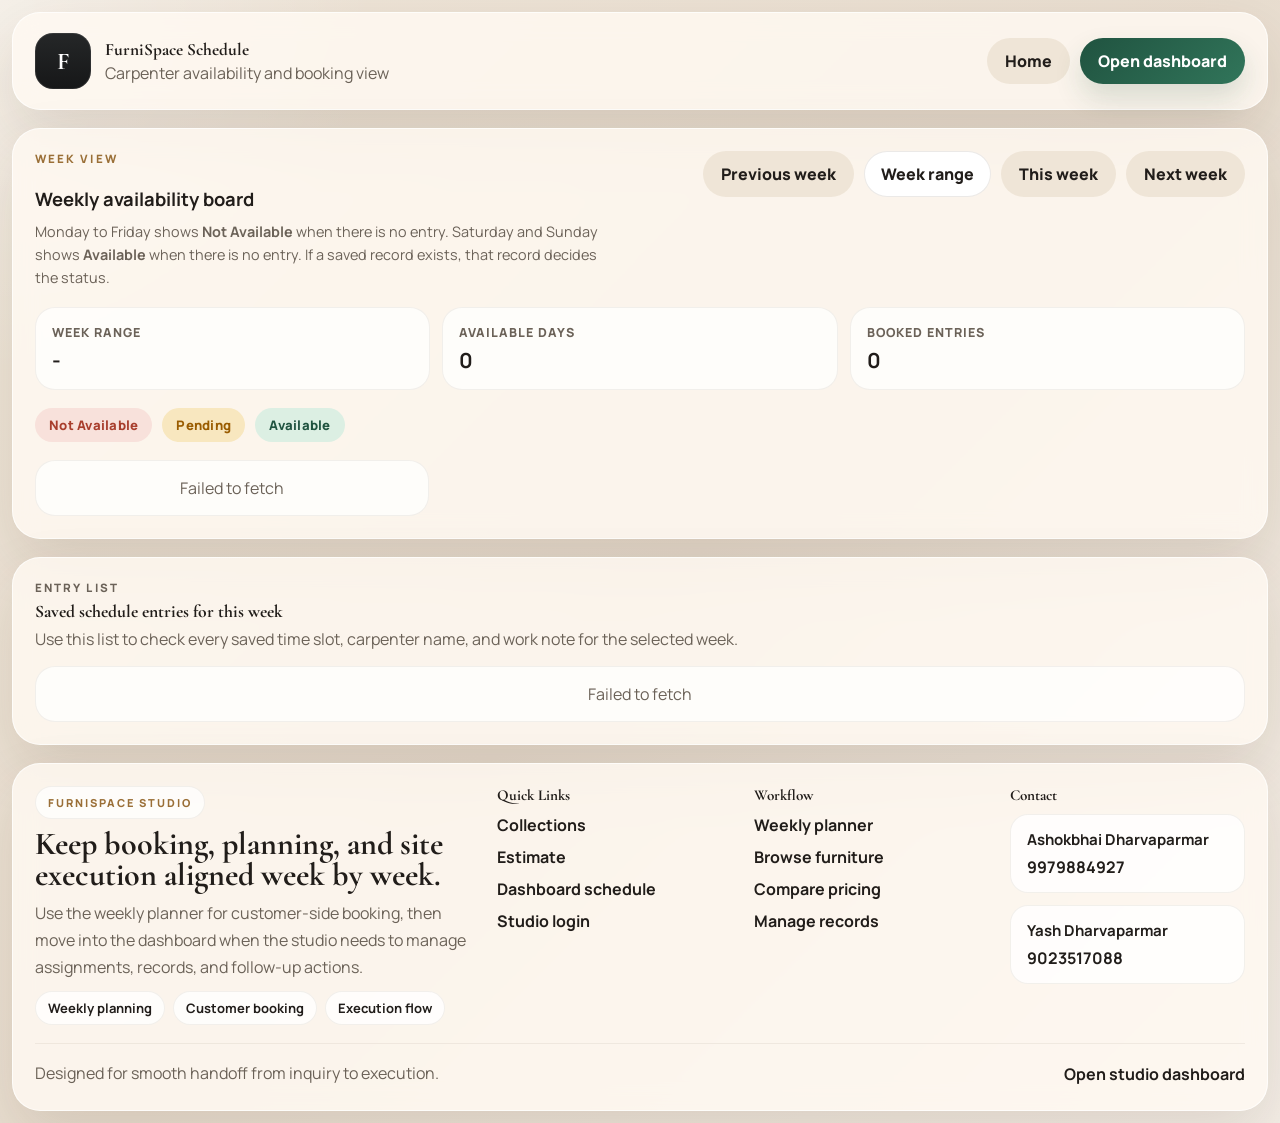
<file: schedule.html>
<!DOCTYPE html>
<html lang="en">
<head>
    <meta charset="UTF-8">
    <meta name="viewport" content="width=device-width, initial-scale=1.0">
    <title>FurniSpace Schedule</title>
    <link rel="icon" type="image/svg+xml" href="images/favicon.svg">
    <link rel="preconnect" href="https://fonts.googleapis.com">
    <link rel="preconnect" href="https://fonts.gstatic.com" crossorigin>
    <link href="https://fonts.googleapis.com/css2?family=Cormorant+Garamond:wght@600;700&family=Manrope:wght@400;500;600;700;800&display=swap" rel="stylesheet">
    <style>
        :root {
            --text: #211d1a;
            --muted: #6b6258;
            --line: rgba(91, 74, 56, 0.12);
            --surface: rgba(255, 249, 242, 0.82);
            --surface-strong: #fbf7f1;
            --accent: #9a6f37;
            --available-strong: #205340;
            --available-soft: #dcefe3;
            --unavailable-strong: #a83e2d;
            --unavailable-soft: #f8e1db;
            --pending-strong: #9a5c00;
            --pending-soft: #f8e7bf;
            --shadow: 0 24px 60px rgba(62, 42, 20, 0.12);
        }

        * {
            box-sizing: border-box;
        }

        body {
            margin: 0;
            min-height: 100vh;
            font-family: "Manrope", sans-serif;
            color: var(--text);
            background:
                radial-gradient(circle at top left, rgba(255, 255, 255, 0.42), transparent 22%),
                linear-gradient(135deg, #efe6d9 0%, #e8ddcf 52%, #f4eee7 100%);
        }

        .page-shell {
            width: min(1360px, calc(100% - 24px));
            margin: 12px auto;
            display: grid;
            gap: 18px;
        }

        .panel {
            background: var(--surface);
            border: 1px solid rgba(255, 255, 255, 0.7);
            border-radius: 28px;
            box-shadow: var(--shadow);
            backdrop-filter: blur(12px);
        }

        .topbar {
            display: flex;
            align-items: center;
            justify-content: space-between;
            gap: 16px;
            padding: 20px 22px;
            flex-wrap: wrap;
        }

        .brand {
            display: flex;
            align-items: center;
            gap: 14px;
        }

        .logo-mark {
            width: 56px;
            height: 56px;
            border-radius: 18px;
            display: inline-flex;
            align-items: center;
            justify-content: center;
            color: #fff;
            font-family: "Cormorant Garamond", serif;
            font-size: 1.5rem;
            font-weight: 700;
            background: linear-gradient(180deg, #252728 0%, #161718 100%);
            box-shadow: inset 0 0 0 1px rgba(255, 255, 255, 0.08);
        }

        .logo-mark.has-custom-logo {
            padding: 0;
            overflow: hidden;
            background: #fff;
        }

        .logo-mark.has-custom-logo img {
            width: 100%;
            height: 100%;
            object-fit: cover;
        }

        .brand-copy {
            display: grid;
            gap: 2px;
        }

        .brand-copy h1,
        .entries-head h3 {
            margin: 0;
            font-family: "Cormorant Garamond", serif;
        }

        .brand-copy h1 {
            font-size: 1.08rem;
        }

        .brand-copy p,
        .week-note,
        .entries-head p {
            margin: 0;
            color: var(--muted);
        }

        .topbar-actions {
            display: flex;
            gap: 10px;
            flex-wrap: wrap;
        }

        .nav-button,
        .week-button,
        .book-slot-button {
            border: 0;
            cursor: pointer;
            font: inherit;
            font-weight: 800;
            text-decoration: none;
            transition: transform 0.2s ease, box-shadow 0.2s ease, opacity 0.2s ease;
        }

        .nav-button,
        .week-button {
            display: inline-flex;
            align-items: center;
            justify-content: center;
            min-height: 46px;
            padding: 0 18px;
            border-radius: 999px;
            background: #efe5d7;
            color: var(--text);
        }

        .nav-button.primary,
        .book-slot-button {
            color: #fff;
            background: linear-gradient(135deg, #205340 0%, #31755a 100%);
            box-shadow: 0 14px 28px rgba(32, 83, 64, 0.16);
        }

        .nav-button:hover,
        .week-button:hover,
        .book-slot-button:hover {
            transform: translateY(-1px);
        }

        .eyebrow {
            margin: 0 0 12px;
            color: var(--accent);
            text-transform: uppercase;
            letter-spacing: 0.18em;
            font-size: 0.72rem;
            font-weight: 800;
        }

        .stats-grid {
            display: grid;
            grid-template-columns: repeat(3, minmax(0, 1fr));
            gap: 12px;
            align-self: end;
        }

        .stat-card {
            padding: 16px;
            border-radius: 20px;
            background: rgba(255, 255, 255, 0.72);
            border: 1px solid rgba(91, 74, 56, 0.08);
        }

        .stat-card span {
            display: block;
            margin-bottom: 8px;
            color: var(--muted);
            font-size: 0.78rem;
            text-transform: uppercase;
            letter-spacing: 0.08em;
            font-weight: 800;
        }

        .stat-card strong {
            font-size: 1.3rem;
            line-height: 1.1;
        }

        .schedule-panel {
            padding: 22px;
            display: grid;
            gap: 18px;
        }

        .schedule-head {
            display: flex;
            align-items: flex-start;
            justify-content: space-between;
            gap: 16px;
            flex-wrap: wrap;
        }

        .schedule-head-copy {
            display: grid;
            gap: 8px;
        }

        .schedule-head-copy h3 {
            margin: 0;
            font-size: 1.15rem;
        }

        .week-note {
            font-size: 0.9rem;
            line-height: 1.6;
            max-width: 65ch;
        }

        .week-toolbar {
            display: flex;
            align-items: center;
            gap: 10px;
            flex-wrap: wrap;
        }

        .week-range {
            display: inline-flex;
            align-items: center;
            justify-content: center;
            min-height: 46px;
            padding: 0 16px;
            border-radius: 999px;
            background: #fff;
            border: 1px solid rgba(91, 74, 56, 0.12);
            font-weight: 800;
        }

        .legend {
            display: flex;
            gap: 10px;
            flex-wrap: wrap;
        }

        .legend-chip,
        .status-pill {
            display: inline-flex;
            align-items: center;
            justify-content: center;
            min-height: 34px;
            padding: 8px 14px;
            border-radius: 999px;
            font-size: 0.82rem;
            font-weight: 800;
            letter-spacing: 0.02em;
        }

        .legend-chip.available,
        .status-pill.available {
            background: var(--available-soft);
            color: var(--available-strong);
        }

        .legend-chip.unavailable,
        .status-pill.unavailable {
            background: var(--unavailable-soft);
            color: var(--unavailable-strong);
        }

        .legend-chip.pending,
        .status-pill.pending {
            background: var(--pending-soft);
            color: var(--pending-strong);
        }

        .week-grid {
            display: grid;
            grid-template-columns: repeat(3, minmax(0, 1fr));
            gap: 14px;
        }

        .day-card {
            display: grid;
            gap: 14px;
            padding: 16px;
            border-radius: 24px;
            border: 1px solid rgba(91, 74, 56, 0.08);
            min-width: 0;
        }

        .day-card.available {
            background: linear-gradient(180deg, rgba(220, 239, 227, 0.92), rgba(247, 251, 248, 0.98));
        }

        .day-card.unavailable {
            background: linear-gradient(180deg, rgba(248, 225, 219, 0.92), rgba(253, 248, 246, 0.98));
        }

        .day-card.pending {
            background: linear-gradient(180deg, rgba(248, 231, 191, 0.94), rgba(255, 251, 240, 0.98));
        }

        .day-card-head {
            display: flex;
            align-items: flex-start;
            justify-content: space-between;
            gap: 12px;
        }

        .day-card-title {
            display: grid;
            gap: 4px;
        }

        .day-card-title strong {
            font-size: 1rem;
        }

        .day-card-title span {
            color: var(--muted);
            font-size: 0.82rem;
        }

        .day-card-copy {
            margin: 0;
            font-size: 0.92rem;
            line-height: 1.65;
        }

        .day-slots {
            display: grid;
            gap: 8px;
        }

        .day-slot {
            padding: 10px 12px;
            border-radius: 14px;
            background: rgba(255, 255, 255, 0.72);
            border: 1px solid rgba(91, 74, 56, 0.08);
        }

        .day-slot strong,
        .day-slot span {
            display: block;
        }

        .day-slot strong {
            font-size: 0.88rem;
        }

        .slot-meta-list {
            display: grid;
            gap: 8px;
            margin-top: 8px;
        }

        .slot-meta {
            display: flex;
            align-items: center;
            gap: 10px;
        }

        .slot-meta-text {
            display: inline-flex;
            align-items: center;
            gap: 8px;
            min-width: 0;
            color: var(--muted);
            font-size: 0.8rem;
            line-height: 1.45;
        }

        .slot-meta-text span {
            margin: 0;
            overflow-wrap: anywhere;
        }

        .slot-icon {
            width: 16px;
            height: 16px;
            flex: 0 0 auto;
        }

        .slot-note {
            display: block;
            margin-top: 8px;
            color: var(--muted);
            font-size: 0.8rem;
            line-height: 1.45;
        }

        .book-slot-button {
            min-height: 42px;
            width: 100%;
            border-radius: 999px;
        }

        .booking-modal {
            position: fixed;
            inset: 0;
            display: none;
            align-items: center;
            justify-content: center;
            padding: 18px;
            background: rgba(26, 21, 16, 0.42);
            backdrop-filter: blur(8px);
            z-index: 1000;
        }

        .booking-modal.show {
            display: flex;
        }

        .booking-dialog {
            width: min(100%, 460px);
            padding: 22px;
            border-radius: 26px;
            background: rgba(255, 249, 242, 0.96);
            border: 1px solid rgba(255, 255, 255, 0.74);
            box-shadow: 0 28px 60px rgba(37, 26, 16, 0.18);
        }

        .booking-head {
            display: flex;
            align-items: flex-start;
            justify-content: space-between;
            gap: 14px;
            margin-bottom: 16px;
        }

        .booking-head h3 {
            margin: 0;
            font-family: "Cormorant Garamond", serif;
            font-size: 2rem;
            line-height: 0.95;
        }

        .booking-head p {
            margin: 8px 0 0;
            color: var(--muted);
            font-size: 0.92rem;
            line-height: 1.55;
        }

        .booking-close {
            width: 40px;
            height: 40px;
            border-radius: 999px;
            border: 0;
            cursor: pointer;
            font: inherit;
            font-size: 1.3rem;
            color: var(--text);
            background: #efe5d7;
            flex: 0 0 auto;
        }

        .booking-form {
            display: grid;
            gap: 14px;
        }

        .field {
            display: grid;
            gap: 6px;
        }

        .field span {
            font-size: 0.84rem;
            font-weight: 700;
        }

        .field input,
        .field select {
            height: 48px;
            padding: 0 14px;
            border-radius: 14px;
            border: 1px solid var(--line);
            background: rgba(255, 255, 255, 0.78);
            font: inherit;
            color: var(--text);
            outline: none;
        }

        .field input:focus,
        .field select:focus {
            border-color: rgba(154, 111, 55, 0.48);
            box-shadow: 0 0 0 4px rgba(154, 111, 55, 0.12);
        }

        .booking-date-pill {
            display: inline-flex;
            align-items: center;
            min-height: 38px;
            padding: 0 14px;
            border-radius: 999px;
            background: rgba(255, 255, 255, 0.84);
            border: 1px solid rgba(91, 74, 56, 0.08);
            font-size: 0.84rem;
            font-weight: 800;
            color: var(--text);
            width: fit-content;
        }

        .booking-actions {
            display: flex;
            gap: 10px;
            flex-wrap: wrap;
            margin-top: 4px;
        }

        .booking-actions > * {
            flex: 1 1 180px;
        }

        .booking-button {
            min-height: 46px;
            border: 0;
            cursor: pointer;
            border-radius: 999px;
            font: inherit;
            font-weight: 800;
        }

        .booking-button.secondary {
            background: #efe5d7;
            color: var(--text);
        }

        .booking-button.primary {
            background: linear-gradient(135deg, #205340 0%, #31755a 100%);
            color: #fff;
            box-shadow: 0 14px 28px rgba(32, 83, 64, 0.14);
        }

        .booking-message {
            min-height: 20px;
            margin: 0;
            font-size: 0.84rem;
            font-weight: 700;
        }

        .booking-message.error {
            color: var(--unavailable-strong);
        }

        .booking-message.success {
            color: var(--available-strong);
        }

        .entries-panel {
            padding: 22px;
            display: grid;
            gap: 16px;
        }

        .site-footer {
            padding: 22px;
            display: grid;
            gap: 18px;
        }

        .footer-grid {
            display: grid;
            grid-template-columns: minmax(0, 1.35fr) repeat(3, minmax(170px, 0.72fr));
            gap: 22px;
        }

        .footer-brand {
            display: grid;
            gap: 10px;
        }

        .footer-kicker {
            display: inline-flex;
            width: fit-content;
            padding: 8px 12px;
            border-radius: 999px;
            background: rgba(255, 255, 255, 0.72);
            border: 1px solid rgba(91, 74, 56, 0.08);
            font-size: 11px;
            font-weight: 800;
            letter-spacing: 0.18em;
            text-transform: uppercase;
            color: var(--accent);
        }

        .footer-brand h3,
        .footer-links h4 {
            margin: 0;
            font-family: "Cormorant Garamond", serif;
        }

        .footer-brand h3 {
            font-size: 2rem;
            line-height: 0.95;
        }

        .footer-brand p,
        .footer-bottom p {
            margin: 0;
            color: var(--muted);
            line-height: 1.7;
        }

        .footer-links {
            display: grid;
            align-content: start;
            gap: 10px;
        }

        .footer-contact-list {
            display: grid;
            gap: 12px;
        }

        .footer-contact-card {
            display: grid;
            gap: 6px;
            padding: 14px 16px;
            border-radius: 18px;
            background: rgba(255, 255, 255, 0.78);
            border: 1px solid rgba(91, 74, 56, 0.08);
        }

        .footer-contact-card strong {
            font-size: 15px;
            color: var(--text);
        }

        .footer-contact-card a {
            color: var(--accent);
            text-decoration: none;
            font-weight: 700;
        }

        .footer-contact-card a:hover {
            color: #174832;
        }

        .footer-links h4 {
            font-size: 0.95rem;
        }

        .footer-links a,
        .footer-bottom a {
            color: var(--text);
            text-decoration: none;
            font-weight: 700;
        }

        .footer-links a:hover,
        .footer-bottom a:hover {
            color: var(--accent);
        }

        .footer-badges {
            display: flex;
            gap: 8px;
            flex-wrap: wrap;
        }

        .footer-badge {
            display: inline-flex;
            align-items: center;
            min-height: 34px;
            padding: 0 12px;
            border-radius: 999px;
            background: rgba(255, 255, 255, 0.78);
            border: 1px solid rgba(91, 74, 56, 0.08);
            font-size: 13px;
            font-weight: 700;
            color: var(--text);
        }

        .footer-bottom {
            padding-top: 16px;
            border-top: 1px solid rgba(91, 74, 56, 0.08);
            display: flex;
            align-items: center;
            justify-content: space-between;
            gap: 12px;
            flex-wrap: wrap;
        }

        .entries-head {
            display: grid;
            gap: 6px;
        }

        .entries-head h3 {
            font-size: 1.1rem;
        }

        .entries-list {
            display: grid;
            gap: 12px;
        }

        .entry-item,
        .empty-state {
            padding: 16px;
            border-radius: 20px;
            background: rgba(255, 255, 255, 0.72);
            border: 1px solid rgba(91, 74, 56, 0.08);
        }

        .entry-item {
            display: grid;
            grid-template-columns: minmax(140px, 180px) minmax(0, 1fr) auto;
            gap: 14px;
            align-items: center;
        }

        .entry-date {
            display: grid;
            gap: 4px;
        }

        .entry-copy {
            display: grid;
            gap: 8px;
        }

        .entry-date strong,
        .entry-copy strong {
            display: block;
        }

        .entry-date span,
        .entry-copy > span {
            display: block;
            margin-top: 4px;
            color: var(--muted);
            font-size: 0.84rem;
            line-height: 1.45;
        }

        .empty-state {
            text-align: center;
            color: var(--muted);
        }

        @media (max-width: 1080px) {
            .week-grid {
                grid-template-columns: repeat(2, minmax(0, 1fr));
            }

            .footer-grid {
                grid-template-columns: 1fr;
            }

            .entry-item {
                grid-template-columns: 1fr;
            }
        }

        @media (max-width: 720px) {
            .page-shell {
                width: calc(100% - 14px);
                margin: 7px auto;
                gap: 14px;
            }

            .panel,
            .topbar,
            .schedule-panel,
            .entries-panel,
            .site-footer {
                border-radius: 22px;
            }

            .topbar,
            .schedule-panel,
            .entries-panel,
            .site-footer {
                padding: 18px;
            }

            .stats-grid,
            .week-grid {
                grid-template-columns: 1fr;
            }

            .topbar-actions,
            .week-toolbar {
                width: 100%;
            }

            .nav-button,
            .week-button {
                width: 100%;
            }

            .day-card-head {
                flex-direction: column;
                align-items: flex-start;
            }

            .booking-dialog {
                padding: 18px;
                border-radius: 22px;
            }

            .booking-actions {
                flex-direction: column;
            }
        }
    </style>
    <script src="logo-settings.js" defer></script>
</head>
<body>
    <main class="page-shell">
        <header class="panel topbar">
            <div class="brand">
                <div class="logo-mark" data-site-logo>F</div>
                <div class="brand-copy">
                    <h1>FurniSpace Schedule</h1>
                    <p>Carpenter availability and booking view</p>
                </div>
            </div>

            <div class="topbar-actions">
                <a class="nav-button" href="index.html">Home</a>
                <a class="nav-button primary" href="dashboard.html?collection=schedule">Open dashboard</a>
            </div>
        </header>

        <section class="panel schedule-panel">
            <div class="schedule-head">
                <div class="schedule-head-copy">
                    <p class="eyebrow">Week view</p>
                    <h3>Weekly availability board</h3>
                    <p class="week-note">Monday to Friday shows <strong>Not Available</strong> when there is no entry. Saturday and Sunday shows <strong>Available</strong> when there is no entry. If a saved record exists, that record decides the status.</p>
                </div>

                <div class="week-toolbar">
                    <button class="week-button" id="prevWeekButton" type="button">Previous week</button>
                    <span class="week-range" id="weekRangeLabel">Week range</span>
                    <button class="week-button" id="currentWeekButton" type="button">This week</button>
                    <button class="week-button" id="nextWeekButton" type="button">Next week</button>
                </div>
            </div>

            <div class="stats-grid">
                <article class="stat-card">
                    <span>Week range</span>
                    <strong id="statWeekRange">-</strong>
                </article>
                <article class="stat-card">
                    <span>Available days</span>
                    <strong id="statAvailableDays">0</strong>
                </article>
                <article class="stat-card">
                    <span>Booked entries</span>
                    <strong id="statBookedEntries">0</strong>
                </article>
            </div>

            <div class="legend">
                <span class="legend-chip unavailable">Not Available</span>
                <span class="legend-chip pending">Pending</span>
                <span class="legend-chip available">Available</span>
            </div>

            <div class="week-grid" id="weekGrid">
                <div class="empty-state">Loading schedule...</div>
            </div>
        </section>

        <section class="panel entries-panel">
            <div class="entries-head">
                <p class="eyebrow">Entry list</p>
                <h3>Saved schedule entries for this week</h3>
                <p>Use this list to check every saved time slot, carpenter name, and work note for the selected week.</p>
            </div>

            <div class="entries-list" id="entriesList">
                <div class="empty-state">Loading entries...</div>
            </div>
        </section>

        <footer class="panel site-footer">
            <div class="footer-grid">
                <div class="footer-brand">
                    <span class="footer-kicker">FurniSpace Studio</span>
                    <h3>Keep booking, planning, and site execution aligned week by week.</h3>
                    <p>Use the weekly planner for customer-side booking, then move into the dashboard when the studio needs to manage assignments, records, and follow-up actions.</p>
                    <div class="footer-badges">
                        <span class="footer-badge">Weekly planning</span>
                        <span class="footer-badge">Customer booking</span>
                        <span class="footer-badge">Execution flow</span>
                    </div>
                </div>

                <div class="footer-links">
                    <h4>Quick Links</h4>
                    <a href="index.html">Collections</a>
                    <a href="estimate.html?category=TV%20Unit">Estimate</a>
                    <a href="dashboard.html?collection=schedule">Dashboard schedule</a>
                    <a href="login.html">Studio login</a>
                </div>

                <div class="footer-links">
                    <h4>Workflow</h4>
                    <a href="schedule.html">Weekly planner</a>
                    <a href="index.html">Browse furniture</a>
                    <a href="estimate.html?category=Bedroom">Compare pricing</a>
                    <a href="dashboard.html">Manage records</a>
                </div>

                <div class="footer-links">
                    <h4>Contact</h4>
                    <div class="footer-contact-list">
                        <div class="footer-contact-card">
                            <strong>Ashokbhai Dharvaparmar</strong>
                            <a href="tel:9979884927">9979884927</a>
                        </div>
                        <div class="footer-contact-card">
                            <strong>Yash Dharvaparmar</strong>
                            <a href="tel:9023517088">9023517088</a>
                        </div>
                    </div>
                </div>
            </div>

            <div class="footer-bottom">
                <p>Designed for smooth handoff from inquiry to execution.</p>
                <a href="dashboard.html?collection=schedule">Open studio dashboard</a>
            </div>
        </footer>
    </main>

    <div class="booking-modal" id="bookingModal" aria-hidden="true">
        <div class="booking-dialog" role="dialog" aria-modal="true" aria-labelledby="bookingTitle">
            <div class="booking-head">
                <div>
                    <h3 id="bookingTitle">Book slot</h3>
                    <p>Enter your name, phone number, and preferred slot for this booking.</p>
                </div>
                <button class="booking-close" id="bookingCloseButton" type="button" aria-label="Close booking form">&times;</button>
            </div>

            <form class="booking-form" id="bookingForm" novalidate>
                <div class="booking-date-pill" id="bookingDateLabel">Selected date</div>

                <label class="field">
                    <span>Name</span>
                    <input id="bookingName" type="text" placeholder="Enter your name" autocomplete="name" required>
                </label>

                <label class="field">
                    <span>Phone number</span>
                    <input id="bookingPhone" type="tel" placeholder="Enter your phone number" autocomplete="tel" required>
                </label>

                <label class="field">
                    <span>Preferred slot</span>
                    <select id="bookingTime" required>
                        <option value="Before 1 PM">Before 1 PM</option>
                        <option value="After 1 PM">After 1 PM</option>
                        <option value="Full day">Full day</option>
                    </select>
                </label>

                <div class="booking-actions">
                    <button class="booking-button secondary" id="bookingCancelButton" type="button">Cancel</button>
                    <button class="booking-button primary" id="bookingSubmitButton" type="submit">Confirm booking</button>
                </div>

                <p class="booking-message" id="bookingMessage" aria-live="polite"></p>
            </form>
        </div>
    </div>

    <script>
        const SCHEDULE_API_URL = "https://69e76b9c68208c1debe8d996.mockapi.io/Schedule";
        const weekGrid = document.getElementById("weekGrid");
        const entriesList = document.getElementById("entriesList");
        const weekRangeLabel = document.getElementById("weekRangeLabel");
        const statWeekRange = document.getElementById("statWeekRange");
        const statAvailableDays = document.getElementById("statAvailableDays");
        const statBookedEntries = document.getElementById("statBookedEntries");
        const prevWeekButton = document.getElementById("prevWeekButton");
        const currentWeekButton = document.getElementById("currentWeekButton");
        const nextWeekButton = document.getElementById("nextWeekButton");
        const bookingModal = document.getElementById("bookingModal");
        const bookingForm = document.getElementById("bookingForm");
        const bookingCloseButton = document.getElementById("bookingCloseButton");
        const bookingCancelButton = document.getElementById("bookingCancelButton");
        const bookingDateLabel = document.getElementById("bookingDateLabel");
        const bookingNameInput = document.getElementById("bookingName");
        const bookingPhoneInput = document.getElementById("bookingPhone");
        const bookingTimeInput = document.getElementById("bookingTime");
        const bookingSubmitButton = document.getElementById("bookingSubmitButton");
        const bookingMessage = document.getElementById("bookingMessage");

        const SCHEDULE_HALF_DAY_SLOT_KEYS = ["before_1_pm", "after_1_pm"];
        const SCHEDULE_SLOT_LABELS = {
            before_1_pm: "Before 1 PM",
            after_1_pm: "After 1 PM",
            full_day: "Full day",
        };
        const DEFAULT_BOOKING_SLOT = SCHEDULE_SLOT_LABELS.before_1_pm;

        let currentRecords = [];
        let activeWeekStart = startOfWeek(new Date());
        let selectedBookingDate = "";

        function escapeHtml(value) {
            return String(value || "").replace(/[&<>"']/g, (character) => {
                const replacements = {
                    "&": "&amp;",
                    "<": "&lt;",
                    ">": "&gt;",
                    "\"": "&quot;",
                    "'": "&#39;",
                };

                return replacements[character];
            });
        }

        function getScheduleIconMarkup(type) {
            if (type === "person") {
                return `
                    <svg class="slot-icon" viewBox="0 0 24 24" fill="none" aria-hidden="true">
                        <path d="M12 12a4 4 0 1 0 0-8a4 4 0 0 0 0 8Z" stroke="currentColor" stroke-width="1.8" stroke-linecap="round" stroke-linejoin="round"></path>
                        <path d="M5 20a7 7 0 0 1 14 0" stroke="currentColor" stroke-width="1.8" stroke-linecap="round" stroke-linejoin="round"></path>
                    </svg>
                `;
            }

            return "";
        }

        function normalizeValue(value) {
            return String(value || "").trim().toLowerCase();
        }

        function parseDateValue(value) {
            if (value instanceof Date) {
                if (Number.isNaN(value.getTime())) {
                    return null;
                }

                const dateCopy = new Date(value);
                dateCopy.setHours(0, 0, 0, 0);
                return dateCopy;
            }

            const rawValue = String(value || "").trim();

            if (!rawValue) {
                return null;
            }

            const parsedDate = rawValue.match(/^\d{4}-\d{2}-\d{2}$/)
                ? new Date(`${rawValue}T00:00:00`)
                : new Date(rawValue);

            if (Number.isNaN(parsedDate.getTime())) {
                return null;
            }

            parsedDate.setHours(0, 0, 0, 0);
            return parsedDate;
        }

        function formatDateValue(date) {
            const year = date.getFullYear();
            const month = String(date.getMonth() + 1).padStart(2, "0");
            const day = String(date.getDate()).padStart(2, "0");
            return `${year}-${month}-${day}`;
        }

        function normalizeDateValue(value) {
            const parsedDate = parseDateValue(value);
            return parsedDate ? formatDateValue(parsedDate) : "";
        }

        function startOfWeek(date) {
            const baseDate = parseDateValue(date) || new Date();
            const day = baseDate.getDay();
            const diff = day === 0 ? -6 : 1 - day;
            baseDate.setDate(baseDate.getDate() + diff);
            return baseDate;
        }

        function isWeekend(date) {
            const day = date.getDay();
            return day === 0 || day === 6;
        }

        function defaultAvailabilityForDate(dateValue) {
            const parsedDate = parseDateValue(dateValue);
            return parsedDate ? isWeekend(parsedDate) : false;
        }

        function normalizeAvailabilityValue(value) {
            const normalized = normalizeValue(value).replace(/[_-]+/g, " ");

            if (["available", "yes", "true", "free", "open"].includes(normalized)) {
                return "available";
            }

            if (["not available", "notavailable", "unavailable", "busy", "booked", "no", "false", "occupied"].includes(normalized)) {
                return "unavailable";
            }

            if (["pending", "pending approval", "awaiting approval", "requested"].includes(normalized)) {
                return "pending";
            }

            return "";
        }

        function normalizeScheduleSlotKey(value) {
            const normalized = normalizeValue(value).replace(/[_-]+/g, " ");

            if (!normalized) {
                return "full_day";
            }

            if (normalized.includes("full day") || normalized.includes("whole day")) {
                return "full_day";
            }

            if (normalized.includes("before 1")) {
                return "before_1_pm";
            }

            if (normalized.includes("after 1")) {
                return "after_1_pm";
            }

            if (normalized.includes("morning")) {
                return "before_1_pm";
            }

            if (normalized.includes("afternoon")) {
                return "after_1_pm";
            }

            const timeMatch = normalized.match(/(\d{1,2})(?::(\d{2}))?\s*(am|pm)?/);

            if (!timeMatch) {
                return "full_day";
            }

            let hours = Number(timeMatch[1]);
            const meridian = timeMatch[3] || "";

            if (meridian === "am") {
                hours = hours === 12 ? 0 : hours;
            } else if (meridian === "pm") {
                hours = hours === 12 ? 12 : hours + 12;
            }

            return hours < 13 ? "before_1_pm" : "after_1_pm";
        }

        function getCoveredSlotKeysForRecord(record) {
            const slotKey = normalizeScheduleSlotKey(record.time);
            return slotKey === "full_day" ? [...SCHEDULE_HALF_DAY_SLOT_KEYS] : [slotKey];
        }

        function getScheduleStatusPriority(status) {
            if (status === "unavailable") {
                return 3;
            }

            if (status === "pending") {
                return 2;
            }

            if (status === "available") {
                return 1;
            }

            return 0;
        }

        function mergeScheduleSlotStatus(currentStatus, nextStatus) {
            if (!currentStatus) {
                return nextStatus;
            }

            return getScheduleStatusPriority(nextStatus) >= getScheduleStatusPriority(currentStatus)
                ? nextStatus
                : currentStatus;
        }

        function scheduleRecordStatus(record) {
            const normalizedAvailability = normalizeAvailabilityValue(record.available);

            if (normalizedAvailability) {
                return normalizedAvailability;
            }

            const hasAssignment = Boolean(
                String(record.person_name || "").trim()
                || String(record.time || "").trim()
                || String(record.work_name || record.work || "").trim()
            );

            if (hasAssignment) {
                return "unavailable";
            }

            return defaultAvailabilityForDate(record.date) ? "available" : "unavailable";
        }

        function scheduleRecordIsAvailable(record) {
            return scheduleRecordStatus(record) === "available";
        }

        function formatDateForDisplay(value, options) {
            const parsedDate = parseDateValue(value);
            return parsedDate ? new Intl.DateTimeFormat("en-IN", options).format(parsedDate) : (value || "-");
        }

        function getScheduleRecordDate(record) {
            return normalizeDateValue(record.date);
        }

        function scheduleRecordsForDate(dateValue) {
            return currentRecords.filter((record) => getScheduleRecordDate(record) === dateValue);
        }

        function getDateSlotStatuses(dateValue, records = scheduleRecordsForDate(dateValue)) {
            const slotStatuses = {
                before_1_pm: "",
                after_1_pm: "",
            };
            const defaultStatus = defaultAvailabilityForDate(dateValue) ? "available" : "unavailable";

            records.forEach((record) => {
                const status = scheduleRecordStatus(record);

                getCoveredSlotKeysForRecord(record).forEach((slotKey) => {
                    slotStatuses[slotKey] = mergeScheduleSlotStatus(slotStatuses[slotKey], status);
                });
            });

            SCHEDULE_HALF_DAY_SLOT_KEYS.forEach((slotKey) => {
                if (!slotStatuses[slotKey]) {
                    slotStatuses[slotKey] = defaultStatus;
                }
            });

            return slotStatuses;
        }

        function getDayScheduleSummary(dateValue) {
            const records = scheduleRecordsForDate(dateValue);
            const slotStatuses = getDateSlotStatuses(dateValue, records);
            const openSlotKeys = SCHEDULE_HALF_DAY_SLOT_KEYS.filter((slotKey) => slotStatuses[slotKey] === "available");
            const pendingSlotKeys = SCHEDULE_HALF_DAY_SLOT_KEYS.filter((slotKey) => slotStatuses[slotKey] === "pending");

            return {
                status: openSlotKeys.length ? "available" : (pendingSlotKeys.length ? "pending" : "unavailable"),
                records,
                openSlotKeys,
                openSlotLabels: openSlotKeys.map((slotKey) => SCHEDULE_SLOT_LABELS[slotKey]),
                slotStatuses,
            };
        }

        function getBookableSlotOptions(dateValue) {
            const summary = getDayScheduleSummary(dateValue);
            const slotOptions = summary.openSlotKeys.map((slotKey) => SCHEDULE_SLOT_LABELS[slotKey]);

            if (summary.openSlotKeys.length === SCHEDULE_HALF_DAY_SLOT_KEYS.length) {
                slotOptions.push(SCHEDULE_SLOT_LABELS.full_day);
            }

            return slotOptions;
        }

        function setBookingSlotOptions(dateValue, preferredValue = DEFAULT_BOOKING_SLOT) {
            const slotOptions = getBookableSlotOptions(dateValue);

            bookingTimeInput.innerHTML = slotOptions.map((slotValue) => `
                <option value="${slotValue}">${slotValue}</option>
            `).join("");

            bookingTimeInput.disabled = !slotOptions.length;
            bookingTimeInput.value = slotOptions.includes(preferredValue)
                ? preferredValue
                : (slotOptions[0] || "");
        }

        function getAvailabilityMeta(status) {
            if (status === "pending") {
                return {
                    label: "Pending",
                    className: "pending",
                };
            }

            if (status === "available") {
                return {
                    label: "Available",
                    className: "available",
                };
            }

            return {
                label: "Not Available",
                className: "unavailable",
            };
        }

        function getScheduleDefaultMessage(dateValue) {
            return defaultAvailabilityForDate(dateValue)
                ? "Weekend is open by default. You can book a slot for this day."
                : "Weekday is blocked by default. Use the form only when work is assigned.";
        }

        function getWeekRecords() {
            const weekStart = formatDateValue(activeWeekStart);
            const weekEndDate = new Date(activeWeekStart);
            weekEndDate.setDate(weekEndDate.getDate() + 6);
            const weekEnd = formatDateValue(weekEndDate);

            return currentRecords.filter((record) => {
                const recordDate = getScheduleRecordDate(record);
                return recordDate && recordDate >= weekStart && recordDate <= weekEnd;
            }).sort((first, second) => {
                const firstDate = `${getScheduleRecordDate(first)} ${first.time || ""}`;
                const secondDate = `${getScheduleRecordDate(second)} ${second.time || ""}`;
                return firstDate.localeCompare(secondDate);
            });
        }

        function getSanitizedPhone(value) {
            return String(value || "").trim().replace(/[^\d+]/g, "").replace(/(?!^)\+/g, "");
        }

        function showBookingMessage(text, type = "") {
            bookingMessage.textContent = text;
            bookingMessage.className = type ? `booking-message ${type}` : "booking-message";
        }

        function openBookingModal(dateValue) {
            selectedBookingDate = dateValue;
            bookingForm.reset();
            setBookingSlotOptions(dateValue, DEFAULT_BOOKING_SLOT);
            bookingDateLabel.textContent = formatDateForDisplay(dateValue, {
                weekday: "long",
                day: "2-digit",
                month: "long",
                year: "numeric",
            });
            showBookingMessage("");
            bookingSubmitButton.disabled = false;
            bookingSubmitButton.textContent = "Confirm booking";
            bookingModal.classList.add("show");
            bookingModal.setAttribute("aria-hidden", "false");
            document.body.style.overflow = "hidden";
            bookingNameInput.focus();
        }

        function closeBookingModal() {
            bookingModal.classList.remove("show");
            bookingModal.setAttribute("aria-hidden", "true");
            document.body.style.overflow = "";
            selectedBookingDate = "";
            bookingForm.reset();
            bookingTimeInput.disabled = false;
            showBookingMessage("");
            bookingSubmitButton.disabled = false;
            bookingSubmitButton.textContent = "Confirm booking";
        }

        function renderEntriesList() {
            const weekRecords = getWeekRecords();
            statBookedEntries.textContent = String(weekRecords.length);

            if (!weekRecords.length) {
                entriesList.innerHTML = `<div class="empty-state">No saved schedule entries for this week yet.</div>`;
                return;
            }

            entriesList.innerHTML = weekRecords.map((record) => {
                const status = scheduleRecordStatus(record);
                const availabilityMeta = getAvailabilityMeta(status);
                const workText = record.work_name || record.work || "Booked slot";
                const personText = record.person_name || "Person not set";

                return `
                    <article class="entry-item">
                        <div class="entry-date">
                            <strong>${escapeHtml(formatDateForDisplay(record.date, { weekday: "long" }))}</strong>
                            <span>${escapeHtml(formatDateForDisplay(record.date, { day: "2-digit", month: "long", year: "numeric" }))}</span>
                            <span>${escapeHtml(record.time || "Time not set")}</span>
                        </div>

                        <div class="entry-copy">
                            <div class="slot-meta-list">
                                <div class="slot-meta">
                                    <span class="slot-meta-text">
                                        ${getScheduleIconMarkup("person")}
                                        <span>${escapeHtml(personText)}</span>
                                    </span>
                                </div>
                            </div>
                            <span>Note: ${escapeHtml(workText)}</span>
                        </div>

                        <span class="status-pill ${availabilityMeta.className}">${availabilityMeta.label}</span>
                    </article>
                `;
            }).join("");
        }

        function renderWeekBoard() {
            const weekStart = new Date(activeWeekStart);
            const weekEnd = new Date(activeWeekStart);
            weekEnd.setDate(weekEnd.getDate() + 6);

            const weekRangeText = `${formatDateForDisplay(weekStart, { day: "2-digit", month: "short" })} - ${formatDateForDisplay(weekEnd, { day: "2-digit", month: "short", year: "numeric" })}`;
            weekRangeLabel.textContent = weekRangeText;
            statWeekRange.textContent = weekRangeText;

            let availableDays = 0;

            weekGrid.innerHTML = Array.from({ length: 7 }, (_, index) => {
                const date = new Date(weekStart);
                date.setDate(weekStart.getDate() + index);

                const dateValue = formatDateValue(date);
                const summary = getDayScheduleSummary(dateValue);
                const availabilityMeta = getAvailabilityMeta(summary.status);
                const safeDateValue = escapeHtml(dateValue);
                const openSlotNote = summary.records.length && summary.openSlotLabels.length
                    ? `<p class="day-card-copy">Open slot: ${escapeHtml(summary.openSlotLabels.join(" / "))}</p>`
                    : "";

                if (summary.status !== "unavailable") {
                    availableDays += 1;
                }

                const slotsMarkup = summary.records.length
                    ? `
                        <div class="day-slots">
                            ${summary.records.slice(0, 2).map((record) => {
                                const timeText = record.time || "Time not set";
                                const personText = record.person_name || "Person not set";
                                const workText = record.work_name || record.work || "";
                                const status = scheduleRecordStatus(record);
                                const noteText = workText || (status === "pending"
                                    ? "Booking request sent. Waiting for approval."
                                    : (status === "available" ? "Marked available for booking." : "Booked slot."));

                                return `
                                    <div class="day-slot">
                                        <strong>${escapeHtml(timeText)}</strong>
                                        <div class="slot-meta-list">
                                            <div class="slot-meta">
                                                <span class="slot-meta-text">
                                                    ${getScheduleIconMarkup("person")}
                                                    <span>${escapeHtml(personText)}</span>
                                                </span>
                                            </div>
                                        </div>
                                        <span class="slot-note">${escapeHtml(noteText)}</span>
                                    </div>
                                `;
                            }).join("")}
                            ${summary.records.length > 2 ? `<p class="day-card-copy">+${summary.records.length - 2} more slot entries in the list below.</p>` : ""}
                        </div>
                    `
                    : `<p class="day-card-copy">${escapeHtml(getScheduleDefaultMessage(dateValue))}</p>`;

                return `
                    <article class="day-card ${availabilityMeta.className}">
                        <div class="day-card-head">
                            <div class="day-card-title">
                                <strong>${escapeHtml(formatDateForDisplay(dateValue, { weekday: "long" }))}</strong>
                                <span>${escapeHtml(formatDateForDisplay(dateValue, { day: "2-digit", month: "long", year: "numeric" }))}</span>
                            </div>
                            <span class="status-pill ${availabilityMeta.className}">${availabilityMeta.label}</span>
                        </div>

                        ${slotsMarkup}
                        ${openSlotNote}

                        ${summary.openSlotKeys.length ? `<button class="book-slot-button" type="button" data-date="${safeDateValue}">Book slot</button>` : ""}
                    </article>
                `;
            }).join("");

            statAvailableDays.textContent = String(availableDays);
            renderEntriesList();
        }

        async function loadSchedule() {
            weekGrid.innerHTML = `<div class="empty-state">Loading schedule...</div>`;
            entriesList.innerHTML = `<div class="empty-state">Loading entries...</div>`;

            try {
                const response = await fetch(SCHEDULE_API_URL, {
                    headers: {
                        Accept: "application/json",
                    },
                });

                if (!response.ok) {
                    throw new Error("Unable to load schedule.");
                }

                const records = await response.json();
                currentRecords = Array.isArray(records) ? records : [];
                renderWeekBoard();
            } catch (error) {
                weekGrid.innerHTML = `<div class="empty-state">${escapeHtml(error.message || "Unable to load schedule.")}</div>`;
                entriesList.innerHTML = `<div class="empty-state">${escapeHtml(error.message || "Unable to load entries.")}</div>`;
                statAvailableDays.textContent = "0";
                statBookedEntries.textContent = "0";
            }
        }

        async function submitBooking(event) {
            event.preventDefault();

            const name = bookingNameInput.value.trim();
            const phone = bookingPhoneInput.value.trim();
            const time = bookingTimeInput.value;
            const sanitizedPhone = getSanitizedPhone(phone);

            if (!selectedBookingDate) {
                showBookingMessage("Please choose a date again.", "error");
                return;
            }

            if (!name || !phone || !time) {
                showBookingMessage("Name, phone number, and preferred slot are required.", "error");
                return;
            }

            if (sanitizedPhone.replace(/\D/g, "").length < 7) {
                showBookingMessage("Please enter a valid phone number.", "error");
                return;
            }

            if (getDayScheduleSummary(selectedBookingDate).status === "unavailable") {
                showBookingMessage("This day is no longer available for booking.", "error");
                return;
            }

            const bookableSlotOptions = getBookableSlotOptions(selectedBookingDate);

            if (!bookableSlotOptions.includes(time)) {
                showBookingMessage("This slot is no longer available for booking.", "error");
                setBookingSlotOptions(selectedBookingDate, DEFAULT_BOOKING_SLOT);
                return;
            }

            bookingSubmitButton.disabled = true;
            bookingSubmitButton.textContent = "Saving...";
            showBookingMessage("");

            try {
                const response = await fetch(SCHEDULE_API_URL, {
                    method: "POST",
                    headers: {
                        "Content-Type": "application/json",
                    },
                    body: JSON.stringify({
                        date: selectedBookingDate,
                        time,
                        person_name: name,
                        phone_no: phone,
                        work_name: "Pending approval",
                        available: "Pending",
                    }),
                });

                if (!response.ok) {
                    throw new Error("Unable to book this slot.");
                }

                showBookingMessage("Booking request sent. Waiting for approval.", "success");
                await loadSchedule();
                window.setTimeout(() => {
                    closeBookingModal();
                }, 400);
            } catch (error) {
                bookingSubmitButton.disabled = false;
                bookingSubmitButton.textContent = "Confirm booking";
                showBookingMessage(error.message || "Unable to book this slot.", "error");
            }
        }

        weekGrid.addEventListener("click", (event) => {
            const button = event.target.closest("button[data-date]");

            if (!button) {
                return;
            }

            openBookingModal(button.dataset.date || "");
        });

        prevWeekButton.addEventListener("click", () => {
            const nextStart = new Date(activeWeekStart);
            nextStart.setDate(nextStart.getDate() - 7);
            activeWeekStart = nextStart;
            renderWeekBoard();
        });

        currentWeekButton.addEventListener("click", () => {
            activeWeekStart = startOfWeek(new Date());
            renderWeekBoard();
        });

        nextWeekButton.addEventListener("click", () => {
            const nextStart = new Date(activeWeekStart);
            nextStart.setDate(nextStart.getDate() + 7);
            activeWeekStart = nextStart;
            renderWeekBoard();
        });

        bookingForm.addEventListener("submit", submitBooking);

        bookingCloseButton.addEventListener("click", closeBookingModal);
        bookingCancelButton.addEventListener("click", closeBookingModal);

        bookingModal.addEventListener("click", (event) => {
            if (event.target === bookingModal) {
                closeBookingModal();
            }
        });

        window.addEventListener("keydown", (event) => {
            if (event.key === "Escape" && bookingModal.classList.contains("show")) {
                closeBookingModal();
            }
        });

        loadSchedule();
    </script>
</body>
</html>
</file>
